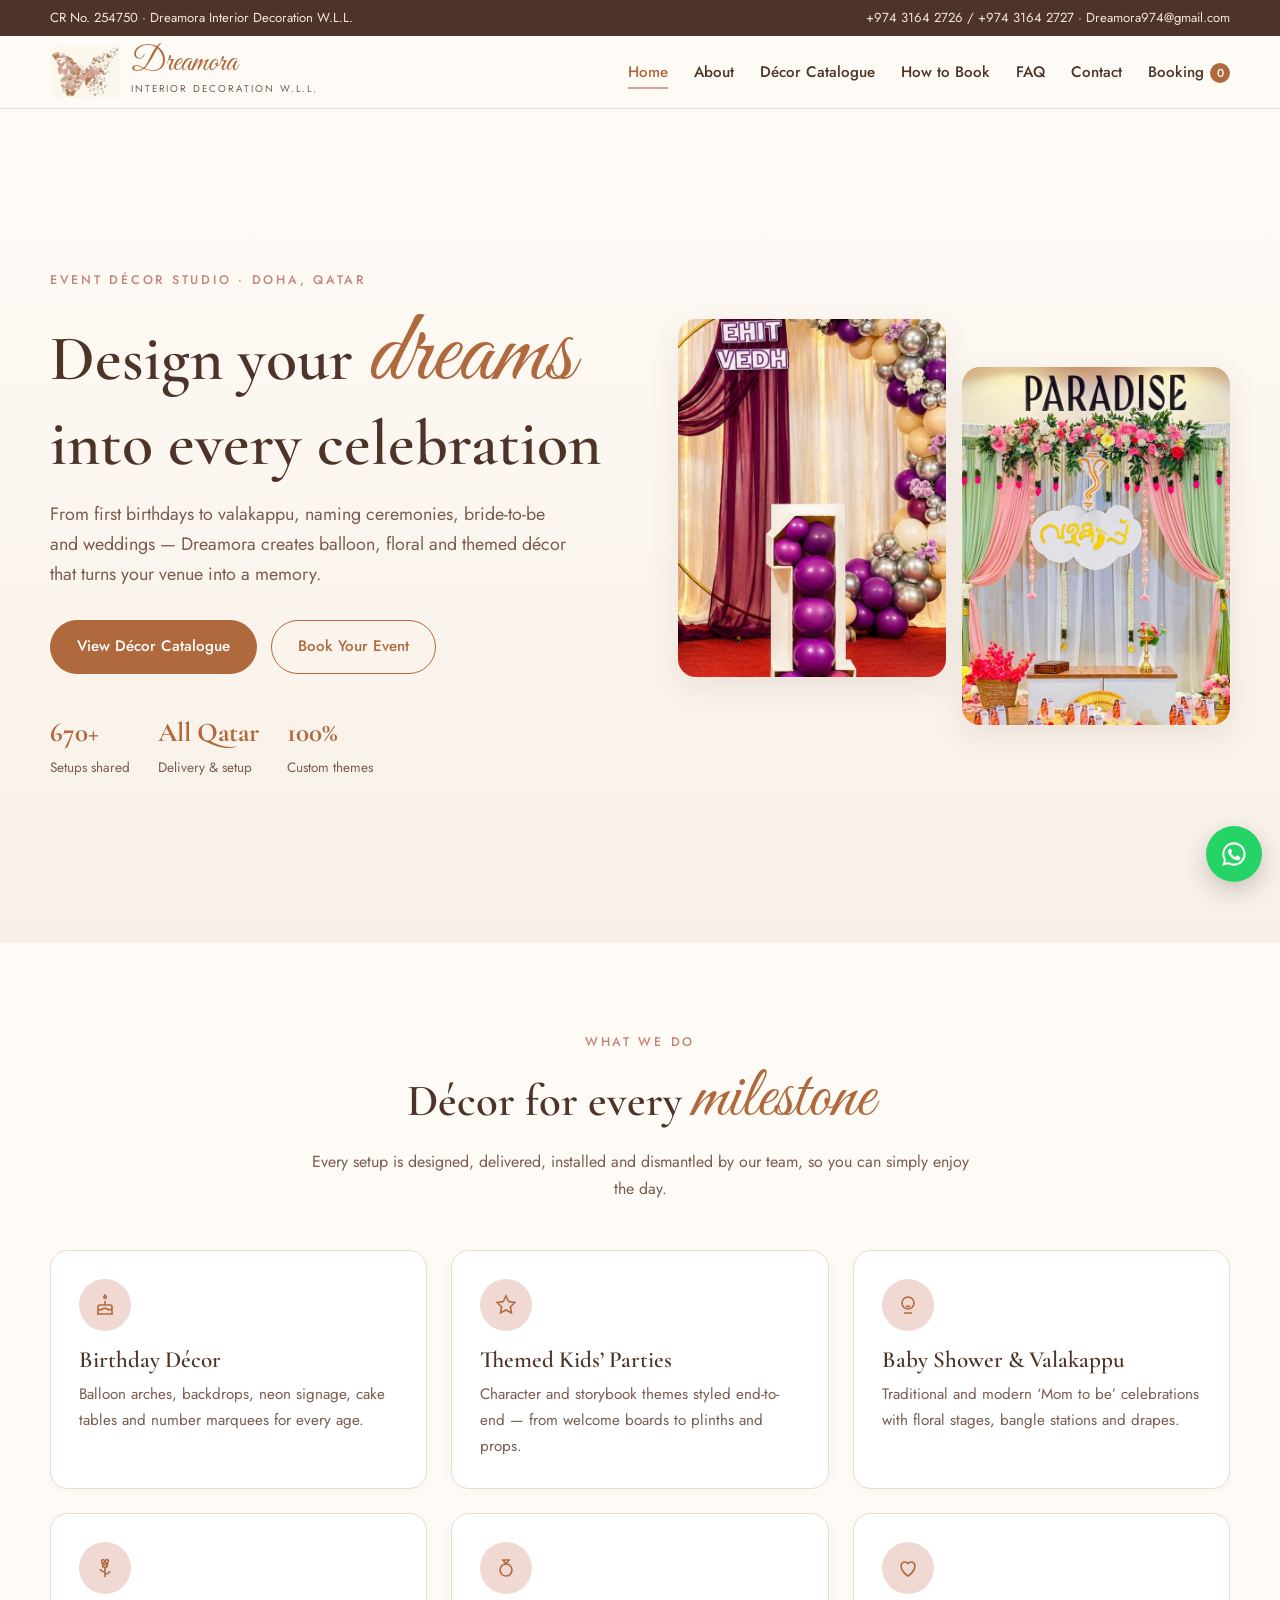
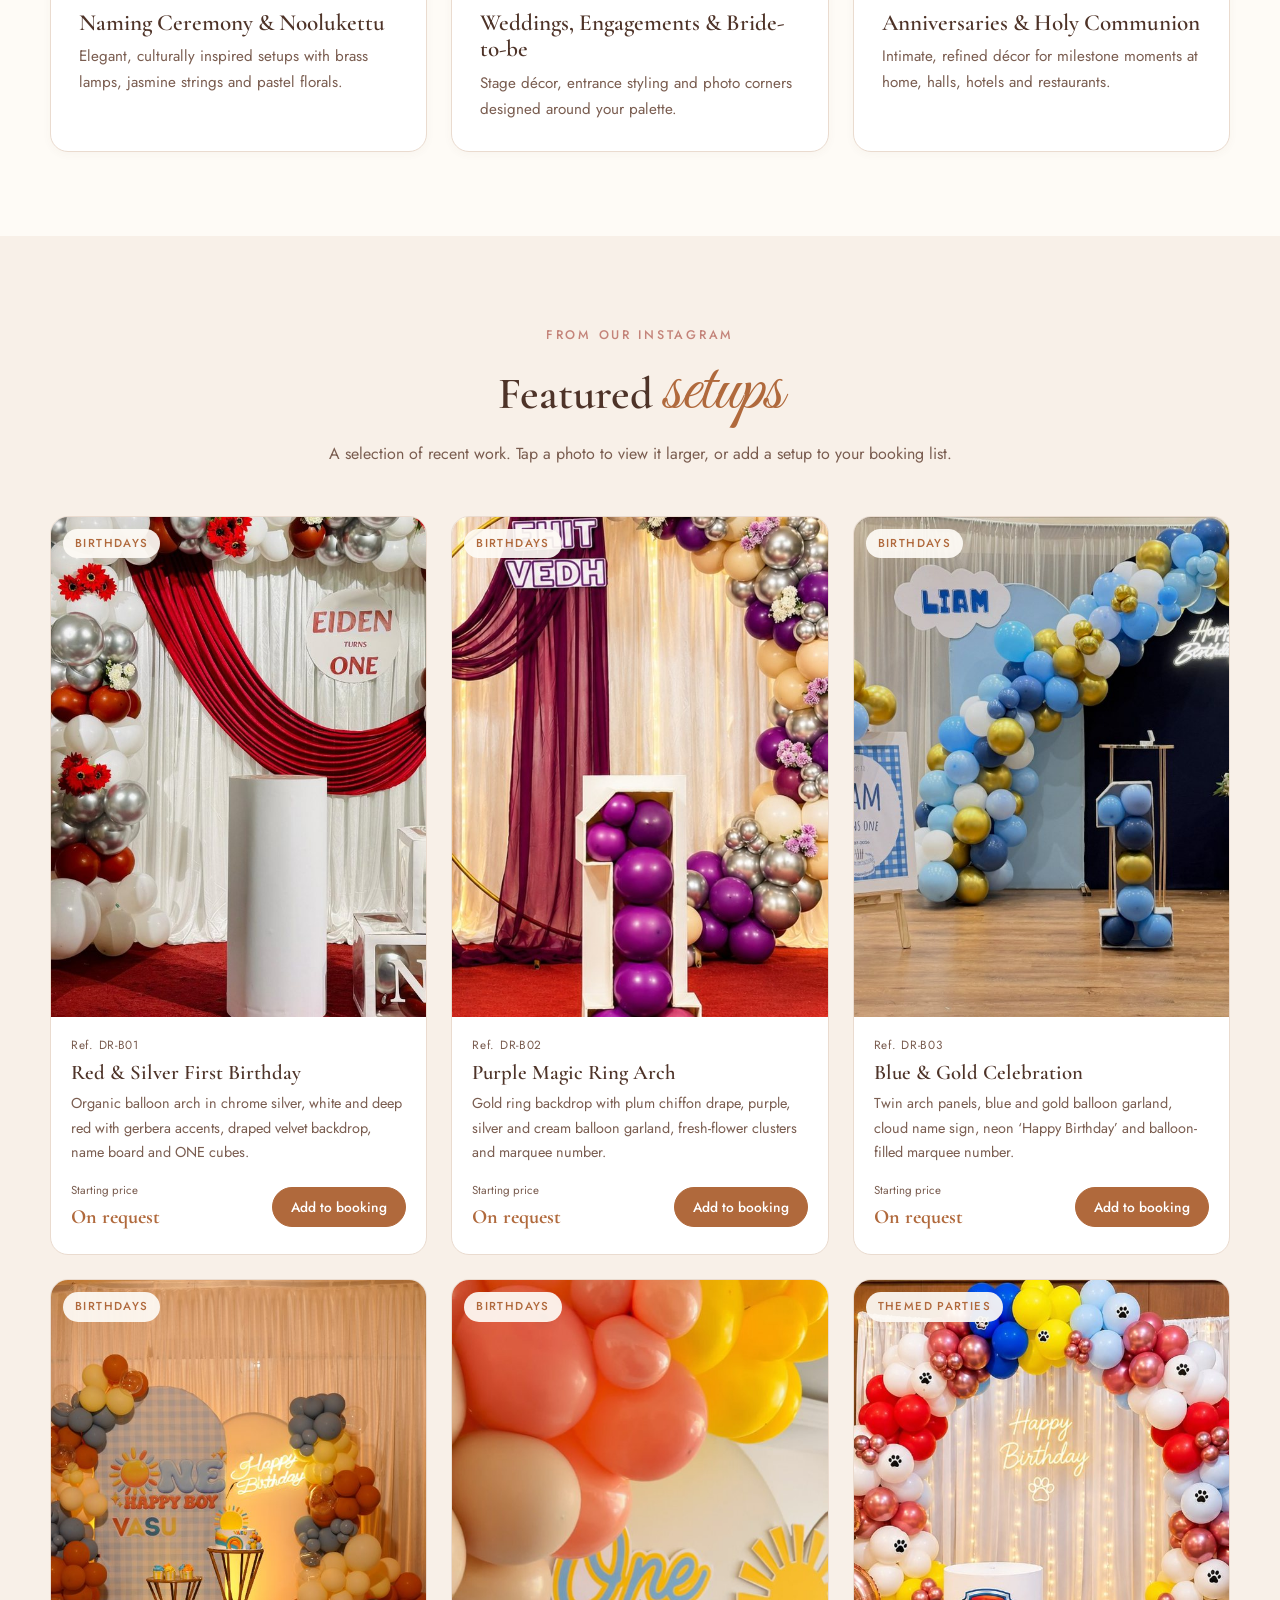
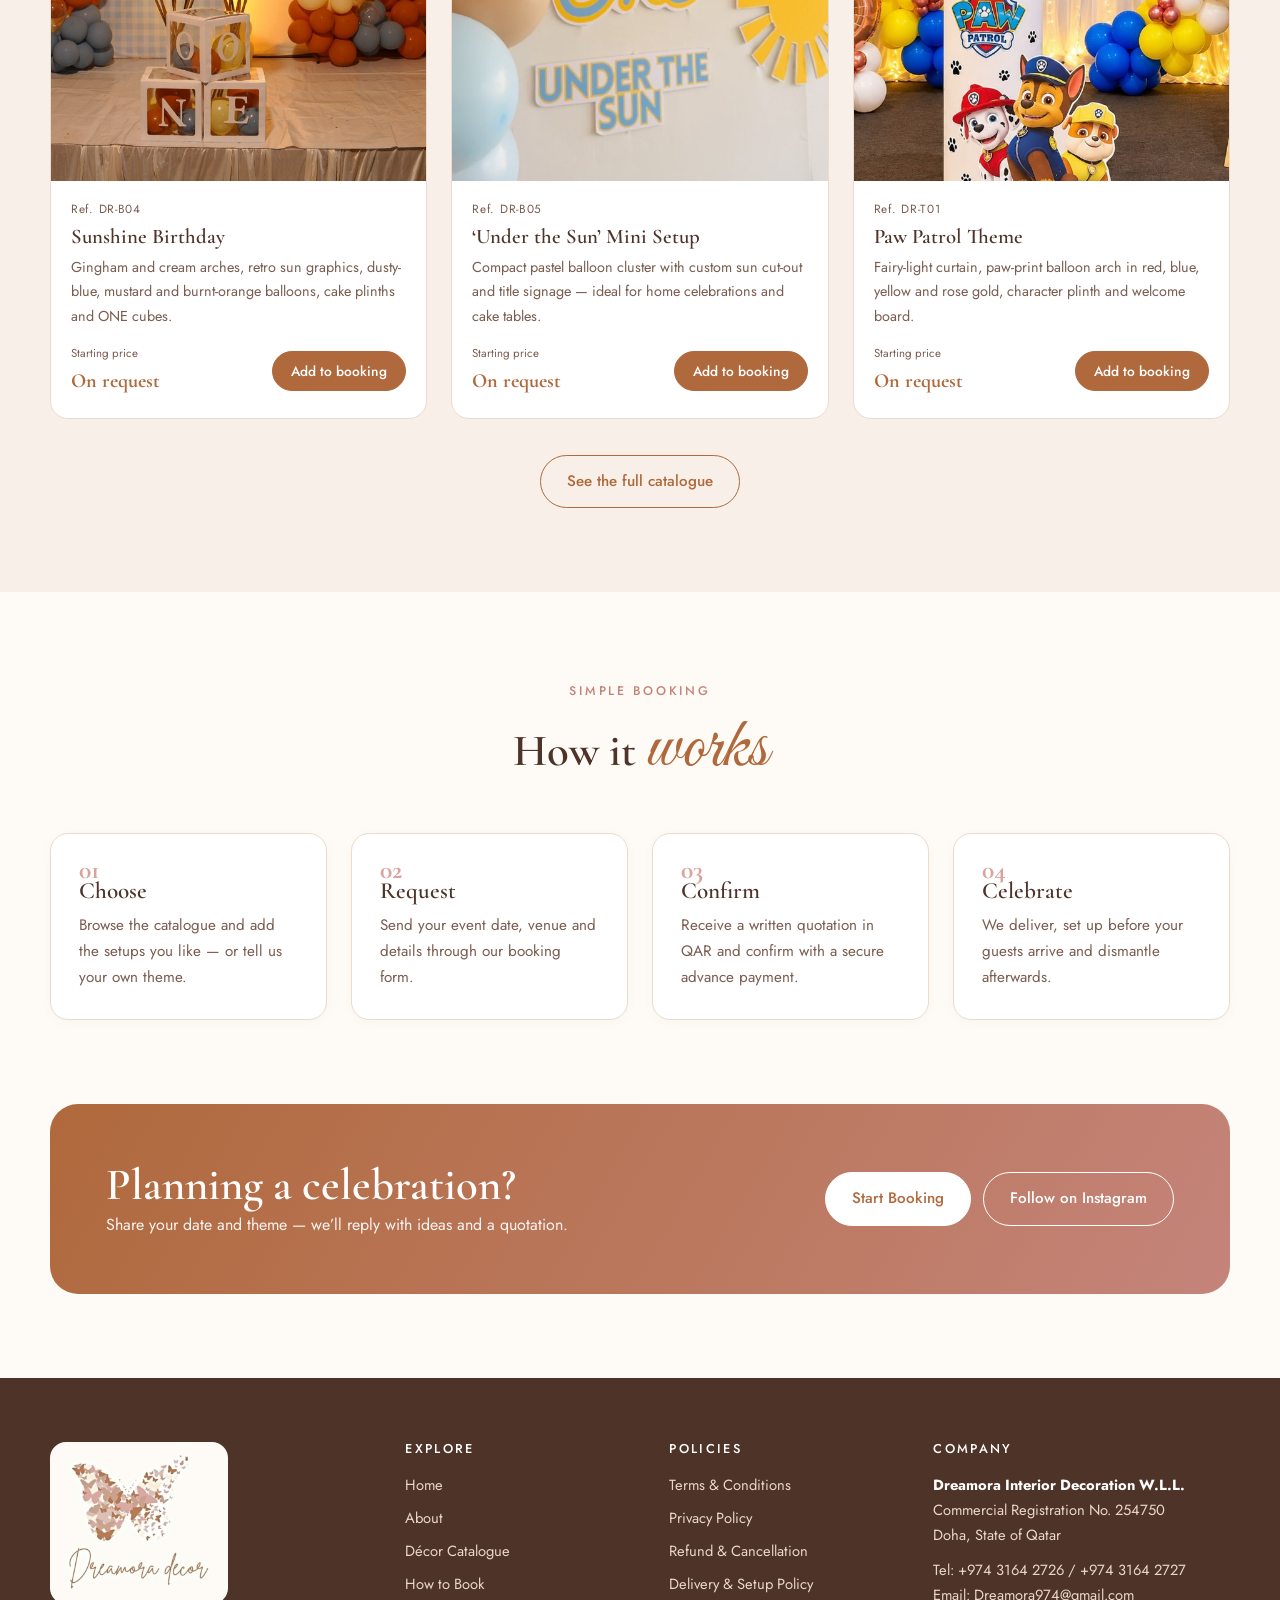
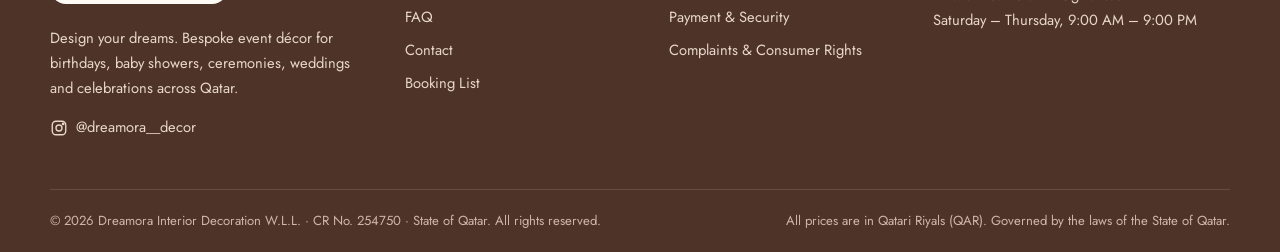
<file: index.html>
<!doctype html>
<html lang="en">
<head>
<meta charset="utf-8">
<meta name="viewport" content="width=device-width, initial-scale=1">
<title>Event & Party Decoration in Qatar | Dreamora Decor Qatar</title>
<meta name="description" content="Dreamora Interior Decoration W.L.L. – bespoke birthday, baby shower, valakappu, naming ceremony, wedding and themed party décor in Doha, Qatar. Book online.">
<link rel="canonical" href="https://www.dreamora.qa/">
<meta property="og:title" content="Event & Party Decoration in Qatar | Dreamora Decor">
<meta property="og:description" content="Dreamora Interior Decoration W.L.L. – bespoke birthday, baby shower, valakappu, naming ceremony, wedding and themed party décor in Doha, Qatar. Book online.">
<meta property="og:image" content="https://www.dreamora.qa/assets/img/logo-full.jpg">
<meta name="theme-color" content="#FEFBF6">
<link rel="icon" href="assets/img/logo-mark.jpg">
<link rel="preconnect" href="https://fonts.googleapis.com"><link rel="preconnect" href="https://fonts.gstatic.com" crossorigin>
<link href="https://fonts.googleapis.com/css2?family=Cormorant+Garamond:wght@500;600;700&family=Great+Vibes&family=Jost:wght@300;400;500;600&display=swap" rel="stylesheet">
<link rel="stylesheet" href="assets/css/style.css">
<script type="application/ld+json">{"@context": "https://schema.org", "@type": "LocalBusiness", "name": "Dreamora Interior Decoration W.L.L.", "alternateName": "Dreamora Decor", "url": "https://www.dreamora.qa", "email": "Dreamora974@gmail.com", "telephone": "+974 3164 2726", "address": {"@type": "PostalAddress", "streetAddress": "Doha, State of Qatar", "addressLocality": "Doha", "addressCountry": "QA"}, "sameAs": ["https://www.instagram.com/dreamora__decor/"], "priceRange": "QAR"}</script>
</head>
<body>
<div class="topbar"><div class="container">
  <span>CR No. 254750 · Dreamora Interior Decoration W.L.L.</span>
  <span><a href="tel:+97431642726">+974 3164 2726</a> / <a href="tel:+97431642727">+974 3164 2727</a> · <a href="mailto:Dreamora974@gmail.com">Dreamora974@gmail.com</a></span>
</div></div>
<header class="site"><div class="container">
  <a class="brand" href="index.html" aria-label="Dreamora home"><img src="assets/img/logo-mark.jpg" alt="Dreamora butterfly logo"><span><span class="name">Dreamora</span><small>Interior Decoration W.L.L.</small></span></a>
  <nav class="main"><ul>
    <li><a href="index.html" class="active">Home</a></li><li><a href="about.html" class="">About</a></li><li><a href="services.html" class="">Décor Catalogue</a></li><li><a href="how-it-works.html" class="">How to Book</a></li><li><a href="faq.html" class="">FAQ</a></li><li><a href="contact.html" class="">Contact</a></li>
    <li><a href="booking.html" class="cart-link ">Booking <span class="cart-count">0</span></a></li>
  </ul></nav>
  <button class="menu-btn" aria-label="Menu">☰ Menu</button>
</div></header>
<main>

<section class="hero"><div class="container">
  <div>
    <span class="eyebrow">Event décor studio · Doha, Qatar</span>
    <h1 style="margin-top:12px">Design your <span class="script">dreams</span><br>into every celebration</h1>
    <p class="lead">From first birthdays to valakappu, naming ceremonies, bride-to-be and weddings — Dreamora creates balloon, floral and themed décor that turns your venue into a memory.</p>
    <div class="actions"><a class="btn" href="services.html">View Décor Catalogue</a><a class="btn ghost" href="booking.html">Book Your Event</a></div>
    <div class="badges"><div><strong>670+</strong>Setups shared</div><div><strong>All Qatar</strong>Delivery &amp; setup</div><div><strong>100%</strong>Custom themes</div></div>
  </div>
  <div class="hero-collage">
    <img src="assets/img/gallery/purple-magic.jpg" alt="Purple and silver balloon ring arch">
    <img src="assets/img/gallery/valakappu-stage.jpg" alt="Valakappu floral stage décor">
  </div>
</div></section>

<section><div class="container">
  <div class="section-head"><span class="eyebrow">What we do</span><h2>Décor for every <span class="script">milestone</span></h2><p class="muted">Every setup is designed, delivered, installed and dismantled by our team, so you can simply enjoy the day.</p></div>
  <div class="grid g3"><div class="card"><div class="ic"><svg width="24" height="24" viewBox="0 0 24 24" fill="none" stroke="currentColor" stroke-width="1.6"><path d="M4 21h16M5 21v-7a2 2 0 0 1 2-2h10a2 2 0 0 1 2 2v7M12 12V8M12 5.5c.8 0 1.2-.7 1.2-1.3S12 2 12 2s-1.2 1.6-1.2 2.2c0 .6.4 1.3 1.2 1.3zM5 16c1.5 1 3 1 4.5 0s3-1 4.5 0 3 1 5 0"/></svg></div><h3>Birthday Décor</h3><p>Balloon arches, backdrops, neon signage, cake tables and number marquees for every age.</p></div><div class="card"><div class="ic"><svg width="24" height="24" viewBox="0 0 24 24" fill="none" stroke="currentColor" stroke-width="1.6"><path d="M12 3l2.7 5.6 6.1.9-4.4 4.3 1 6.1L12 17l-5.4 2.9 1-6.1-4.4-4.3 6.1-.9z"/></svg></div><h3>Themed Kids’ Parties</h3><p>Character and storybook themes styled end-to-end — from welcome boards to plinths and props.</p></div><div class="card"><div class="ic"><svg width="24" height="24" viewBox="0 0 24 24" fill="none" stroke="currentColor" stroke-width="1.6"><circle cx="12" cy="10" r="6"/><path d="M9.5 10h.01M14.5 10h.01M10 13c1.2.8 2.8.8 4 0M8 20h8"/></svg></div><h3>Baby Shower & Valakappu</h3><p>Traditional and modern ‘Mom to be’ celebrations with floral stages, bangle stations and drapes.</p></div><div class="card"><div class="ic"><svg width="24" height="24" viewBox="0 0 24 24" fill="none" stroke="currentColor" stroke-width="1.6"><circle cx="12" cy="9" r="2.5"/><path d="M12 6.5C12 4 10 3 9 4s0 4 3 5c3-1 4-4 3-5s-3 0-3 2.5zM12 11.5V21M12 16c-2 0-4-1-5-3M12 18c2 0 4-1 5-3"/></svg></div><h3>Naming Ceremony & Noolukettu</h3><p>Elegant, culturally inspired setups with brass lamps, jasmine strings and pastel florals.</p></div><div class="card"><div class="ic"><svg width="24" height="24" viewBox="0 0 24 24" fill="none" stroke="currentColor" stroke-width="1.6"><circle cx="12" cy="14" r="6"/><path d="M9 4h6l-3 4z"/></svg></div><h3>Weddings, Engagements & Bride-to-be</h3><p>Stage décor, entrance styling and photo corners designed around your palette.</p></div><div class="card"><div class="ic"><svg width="24" height="24" viewBox="0 0 24 24" fill="none" stroke="currentColor" stroke-width="1.6"><path d="M12 20s-7-4.4-7-10a4 4 0 0 1 7-2.6A4 4 0 0 1 19 10c0 5.6-7 10-7 10z"/></svg></div><h3>Anniversaries & Holy Communion</h3><p>Intimate, refined décor for milestone moments at home, halls, hotels and restaurants.</p></div></div>
</div></section>

<section class="alt"><div class="container">
  <div class="section-head"><span class="eyebrow">From our Instagram</span><h2>Featured <span class="script">setups</span></h2><p class="muted">A selection of recent work. Tap a photo to view it larger, or add a setup to your booking list.</p></div>
  <div class="grid g3" data-catalogue data-limit="6"></div>
  <p class="center" style="margin-top:36px"><a class="btn ghost" href="services.html">See the full catalogue</a></p>
</div></section>

<section><div class="container">
  <div class="section-head"><span class="eyebrow">Simple booking</span><h2>How it <span class="script">works</span></h2></div>
  <div class="grid g4 steps">
    <div class="card"><h3>Choose</h3><p>Browse the catalogue and add the setups you like — or tell us your own theme.</p></div>
    <div class="card"><h3>Request</h3><p>Send your event date, venue and details through our booking form.</p></div>
    <div class="card"><h3>Confirm</h3><p>Receive a written quotation in QAR and confirm with a secure advance payment.</p></div>
    <div class="card"><h3>Celebrate</h3><p>We deliver, set up before your guests arrive and dismantle afterwards.</p></div>
  </div>
</div></section>

<section style="padding-top:0"><div class="container">
  <div class="cta"><div><h2>Planning a celebration?</h2><p>Share your date and theme — we’ll reply with ideas and a quotation.</p></div>
  <div style="display:flex;gap:12px;flex-wrap:wrap"><a class="btn light" href="booking.html">Start Booking</a><a class="btn ghost" style="border-color:#fff;color:#fff" href="https://www.instagram.com/dreamora__decor/" target="_blank" rel="noopener">Follow on Instagram</a></div></div>
</div></section>
</main>
<footer class="site"><div class="container">
  <div class="f-grid">
    <div class="f-brand">
      <a href="index.html" style="display:inline-block;background:#FEFBF6;border-radius:16px;padding:10px 14px;margin-bottom:8px"><img src="assets/img/logo.jpg" alt="Dreamora Decor logo" style="width:150px;height:auto"></a>
      <p style="margin:6px 0 14px">Design your dreams. Bespoke event décor for birthdays, baby showers, ceremonies, weddings and celebrations across Qatar.</p>
      <a href="https://www.instagram.com/dreamora__decor/" target="_blank" rel="noopener" style="display:inline-flex;gap:8px;align-items:center"><svg width="18" height="18" viewBox="0 0 24 24" fill="none" stroke="currentColor" stroke-width="1.8"><rect x="3" y="3" width="18" height="18" rx="5"/><circle cx="12" cy="12" r="4"/><circle cx="17.5" cy="6.5" r="1" fill="currentColor"/></svg> @dreamora__decor</a>
    </div>
    <div><h4>Explore</h4><ul><li><a href="index.html">Home</a></li><li><a href="about.html">About</a></li><li><a href="services.html">Décor Catalogue</a></li><li><a href="how-it-works.html">How to Book</a></li><li><a href="faq.html">FAQ</a></li><li><a href="contact.html">Contact</a></li><li><a href="booking.html">Booking List</a></li></ul></div>
    <div><h4>Policies</h4><ul><li><a href="terms.html">Terms & Conditions</a></li><li><a href="privacy.html">Privacy Policy</a></li><li><a href="refund.html">Refund & Cancellation</a></li><li><a href="delivery.html">Delivery & Setup Policy</a></li><li><a href="payment.html">Payment & Security</a></li><li><a href="complaints.html">Complaints & Consumer Rights</a></li></ul></div>
    <div><h4>Company</h4>
      <p><strong style="color:#fff">Dreamora Interior Decoration W.L.L.</strong><br>Commercial Registration No. 254750<br>Doha, State of Qatar</p>
      <p style="margin-top:10px">Tel: <a href="tel:+97431642726">+974 3164 2726</a> / <a href="tel:+97431642727">+974 3164 2727</a><br>Email: <a href="mailto:Dreamora974@gmail.com">Dreamora974@gmail.com</a><br>Saturday – Thursday, 9:00 AM – 9:00 PM</p>
    </div>
  </div>
  <div class="f-legal">
    <span>© <span data-year></span> Dreamora Interior Decoration W.L.L. · CR No. 254750 · State of Qatar. All rights reserved.</span>
    <span>All prices are in Qatari Riyals (QAR). Governed by the laws of the State of Qatar.</span>
  </div>
</div></footer>
<a class="wa-float" href="https://wa.me/97431642726" target="_blank" rel="noopener" aria-label="Chat on WhatsApp"><svg width="28" height="28" viewBox="0 0 24 24" fill="#fff"><path d="M12 2a10 10 0 0 0-8.6 15.1L2 22l5-1.3A10 10 0 1 0 12 2zm0 18.2c-1.5 0-3-.4-4.3-1.2l-.3-.2-3 .8.8-2.9-.2-.3A8.2 8.2 0 1 1 12 20.2zm4.5-6.1c-.2-.1-1.5-.7-1.7-.8-.2-.1-.4-.1-.6.1l-.8 1c-.1.2-.3.2-.5.1a6.7 6.7 0 0 1-3.3-2.9c-.3-.4.2-.4.7-1.3.1-.2 0-.3 0-.5l-.8-1.8c-.2-.5-.4-.4-.6-.4h-.5a1 1 0 0 0-.7.3 3 3 0 0 0-.9 2.2 5.2 5.2 0 0 0 1.1 2.7 11.8 11.8 0 0 0 4.5 4c1.7.7 2.3.8 3.2.6.5-.1 1.5-.6 1.7-1.2.2-.6.2-1.1.2-1.2-.1-.1-.2-.2-.5-.3z"/></svg></a>
<script>window.DREAMORA_CONFIG={"email": "Dreamora974@gmail.com", "whatsapp": "+97431642726", "phone": "+974 3164 2726"};</script>
<script src="assets/js/catalogue.js"></script>
<script src="assets/js/main.js"></script>
</body></html>
</file>
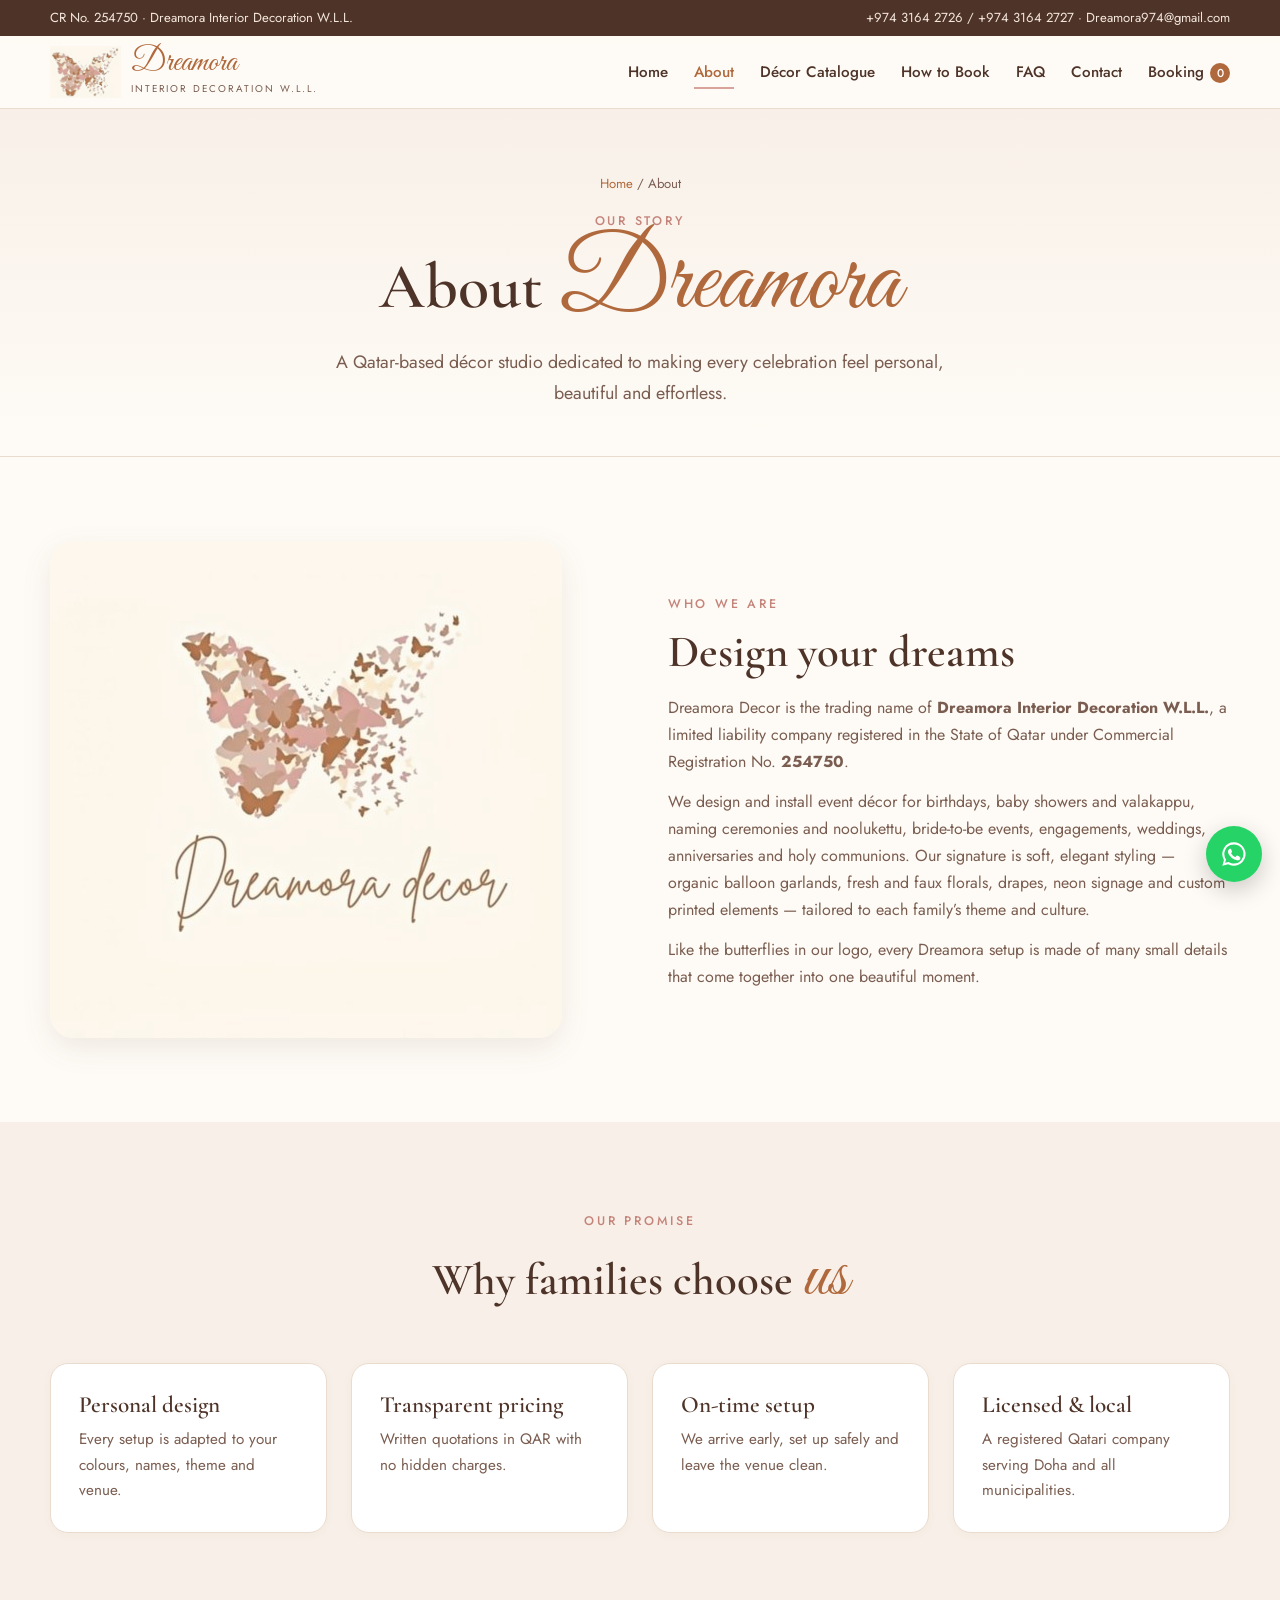
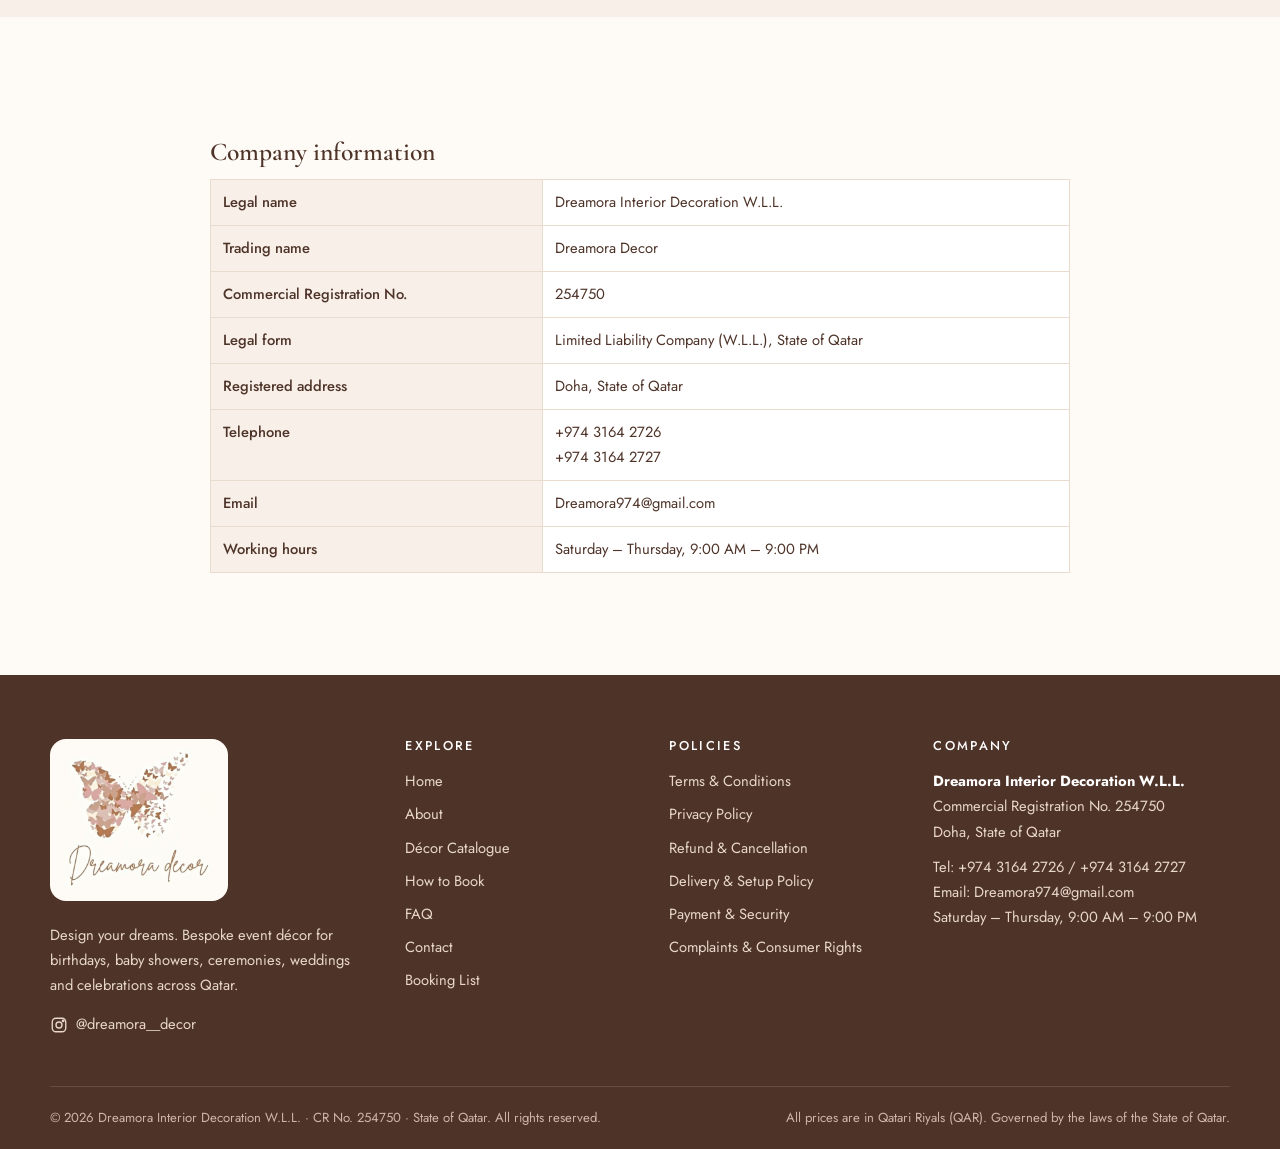
<file: about.html>
<!doctype html>
<html lang="en">
<head>
<meta charset="utf-8">
<meta name="viewport" content="width=device-width, initial-scale=1">
<title>About Us | Dreamora Decor Qatar</title>
<meta name="description" content="About Dreamora Interior Decoration W.L.L., a Qatar-registered event decoration company (CR No. 254750).">
<link rel="canonical" href="https://www.dreamora.qa/about.html">
<meta property="og:title" content="About Us | Dreamora Decor">
<meta property="og:description" content="About Dreamora Interior Decoration W.L.L., a Qatar-registered event decoration company (CR No. 254750).">
<meta property="og:image" content="https://www.dreamora.qa/assets/img/logo-full.jpg">
<meta name="theme-color" content="#FEFBF6">
<link rel="icon" href="assets/img/logo-mark.jpg">
<link rel="preconnect" href="https://fonts.googleapis.com"><link rel="preconnect" href="https://fonts.gstatic.com" crossorigin>
<link href="https://fonts.googleapis.com/css2?family=Cormorant+Garamond:wght@500;600;700&family=Great+Vibes&family=Jost:wght@300;400;500;600&display=swap" rel="stylesheet">
<link rel="stylesheet" href="assets/css/style.css">
<script type="application/ld+json">{"@context": "https://schema.org", "@type": "LocalBusiness", "name": "Dreamora Interior Decoration W.L.L.", "alternateName": "Dreamora Decor", "url": "https://www.dreamora.qa", "email": "Dreamora974@gmail.com", "telephone": "+974 3164 2726", "address": {"@type": "PostalAddress", "streetAddress": "Doha, State of Qatar", "addressLocality": "Doha", "addressCountry": "QA"}, "sameAs": ["https://www.instagram.com/dreamora__decor/"], "priceRange": "QAR"}</script>
</head>
<body>
<div class="topbar"><div class="container">
  <span>CR No. 254750 · Dreamora Interior Decoration W.L.L.</span>
  <span><a href="tel:+97431642726">+974 3164 2726</a> / <a href="tel:+97431642727">+974 3164 2727</a> · <a href="mailto:Dreamora974@gmail.com">Dreamora974@gmail.com</a></span>
</div></div>
<header class="site"><div class="container">
  <a class="brand" href="index.html" aria-label="Dreamora home"><img src="assets/img/logo-mark.jpg" alt="Dreamora butterfly logo"><span><span class="name">Dreamora</span><small>Interior Decoration W.L.L.</small></span></a>
  <nav class="main"><ul>
    <li><a href="index.html" class="">Home</a></li><li><a href="about.html" class="active">About</a></li><li><a href="services.html" class="">Décor Catalogue</a></li><li><a href="how-it-works.html" class="">How to Book</a></li><li><a href="faq.html" class="">FAQ</a></li><li><a href="contact.html" class="">Contact</a></li>
    <li><a href="booking.html" class="cart-link ">Booking <span class="cart-count">0</span></a></li>
  </ul></nav>
  <button class="menu-btn" aria-label="Menu">☰ Menu</button>
</div></header>
<main>
<section class="page-head"><div class="container">
<div class="crumbs"><a href="index.html">Home</a> / About</div>
<span class="eyebrow">Our story</span><h1>About <span class='script'>Dreamora</span></h1><p class="lead">A Qatar-based décor studio dedicated to making every celebration feel personal, beautiful and effortless.</p></div></section>
<section><div class="container grid g2" style="align-items:center;gap:56px">
  <div><img src="assets/img/logo-full.jpg" alt="Dreamora Decor logo" style="border-radius:24px;box-shadow:var(--shadow);mix-blend-mode:multiply"></div>
  <div>
    <span class="eyebrow">Who we are</span>
    <h2 style="margin:10px 0 16px">Design your dreams</h2>
    <p class="muted">Dreamora Decor is the trading name of <strong>Dreamora Interior Decoration W.L.L.</strong>, a limited liability company registered in the State of Qatar under Commercial Registration No. <strong>254750</strong>.</p>
    <p class="muted" style="margin-top:12px">We design and install event décor for birthdays, baby showers and valakappu, naming ceremonies and noolukettu, bride-to-be events, engagements, weddings, anniversaries and holy communions. Our signature is soft, elegant styling — organic balloon garlands, fresh and faux florals, drapes, neon signage and custom printed elements — tailored to each family’s theme and culture.</p>
    <p class="muted" style="margin-top:12px">Like the butterflies in our logo, every Dreamora setup is made of many small details that come together into one beautiful moment.</p>
  </div>
</div></section>
<section class="alt"><div class="container">
  <div class="section-head"><span class="eyebrow">Our promise</span><h2>Why families choose <span class="script">us</span></h2></div>
  <div class="grid g4">
    <div class="card"><h3>Personal design</h3><p>Every setup is adapted to your colours, names, theme and venue.</p></div>
    <div class="card"><h3>Transparent pricing</h3><p>Written quotations in QAR with no hidden charges.</p></div>
    <div class="card"><h3>On-time setup</h3><p>We arrive early, set up safely and leave the venue clean.</p></div>
    <div class="card"><h3>Licensed &amp; local</h3><p>A registered Qatari company serving Doha and all municipalities.</p></div>
  </div>
</div></section>
<section><div class="container legal">
  <h2>Company information</h2>
  <table class="t">
    <tr><th>Legal name</th><td>Dreamora Interior Decoration W.L.L.</td></tr>
    <tr><th>Trading name</th><td>Dreamora Decor</td></tr>
    <tr><th>Commercial Registration No.</th><td>254750</td></tr>
    <tr><th>Legal form</th><td>Limited Liability Company (W.L.L.), State of Qatar</td></tr>
    <tr><th>Registered address</th><td>Doha, State of Qatar</td></tr>
    <tr><th>Telephone</th><td>+974 3164 2726<br>+974 3164 2727</td></tr>
    <tr><th>Email</th><td>Dreamora974@gmail.com</td></tr>
    <tr><th>Working hours</th><td>Saturday – Thursday, 9:00 AM – 9:00 PM</td></tr>
  </table>
</div></section>
</main>
<footer class="site"><div class="container">
  <div class="f-grid">
    <div class="f-brand">
      <a href="index.html" style="display:inline-block;background:#FEFBF6;border-radius:16px;padding:10px 14px;margin-bottom:8px"><img src="assets/img/logo.jpg" alt="Dreamora Decor logo" style="width:150px;height:auto"></a>
      <p style="margin:6px 0 14px">Design your dreams. Bespoke event décor for birthdays, baby showers, ceremonies, weddings and celebrations across Qatar.</p>
      <a href="https://www.instagram.com/dreamora__decor/" target="_blank" rel="noopener" style="display:inline-flex;gap:8px;align-items:center"><svg width="18" height="18" viewBox="0 0 24 24" fill="none" stroke="currentColor" stroke-width="1.8"><rect x="3" y="3" width="18" height="18" rx="5"/><circle cx="12" cy="12" r="4"/><circle cx="17.5" cy="6.5" r="1" fill="currentColor"/></svg> @dreamora__decor</a>
    </div>
    <div><h4>Explore</h4><ul><li><a href="index.html">Home</a></li><li><a href="about.html">About</a></li><li><a href="services.html">Décor Catalogue</a></li><li><a href="how-it-works.html">How to Book</a></li><li><a href="faq.html">FAQ</a></li><li><a href="contact.html">Contact</a></li><li><a href="booking.html">Booking List</a></li></ul></div>
    <div><h4>Policies</h4><ul><li><a href="terms.html">Terms & Conditions</a></li><li><a href="privacy.html">Privacy Policy</a></li><li><a href="refund.html">Refund & Cancellation</a></li><li><a href="delivery.html">Delivery & Setup Policy</a></li><li><a href="payment.html">Payment & Security</a></li><li><a href="complaints.html">Complaints & Consumer Rights</a></li></ul></div>
    <div><h4>Company</h4>
      <p><strong style="color:#fff">Dreamora Interior Decoration W.L.L.</strong><br>Commercial Registration No. 254750<br>Doha, State of Qatar</p>
      <p style="margin-top:10px">Tel: <a href="tel:+97431642726">+974 3164 2726</a> / <a href="tel:+97431642727">+974 3164 2727</a><br>Email: <a href="mailto:Dreamora974@gmail.com">Dreamora974@gmail.com</a><br>Saturday – Thursday, 9:00 AM – 9:00 PM</p>
    </div>
  </div>
  <div class="f-legal">
    <span>© <span data-year></span> Dreamora Interior Decoration W.L.L. · CR No. 254750 · State of Qatar. All rights reserved.</span>
    <span>All prices are in Qatari Riyals (QAR). Governed by the laws of the State of Qatar.</span>
  </div>
</div></footer>
<a class="wa-float" href="https://wa.me/97431642726" target="_blank" rel="noopener" aria-label="Chat on WhatsApp"><svg width="28" height="28" viewBox="0 0 24 24" fill="#fff"><path d="M12 2a10 10 0 0 0-8.6 15.1L2 22l5-1.3A10 10 0 1 0 12 2zm0 18.2c-1.5 0-3-.4-4.3-1.2l-.3-.2-3 .8.8-2.9-.2-.3A8.2 8.2 0 1 1 12 20.2zm4.5-6.1c-.2-.1-1.5-.7-1.7-.8-.2-.1-.4-.1-.6.1l-.8 1c-.1.2-.3.2-.5.1a6.7 6.7 0 0 1-3.3-2.9c-.3-.4.2-.4.7-1.3.1-.2 0-.3 0-.5l-.8-1.8c-.2-.5-.4-.4-.6-.4h-.5a1 1 0 0 0-.7.3 3 3 0 0 0-.9 2.2 5.2 5.2 0 0 0 1.1 2.7 11.8 11.8 0 0 0 4.5 4c1.7.7 2.3.8 3.2.6.5-.1 1.5-.6 1.7-1.2.2-.6.2-1.1.2-1.2-.1-.1-.2-.2-.5-.3z"/></svg></a>
<script>window.DREAMORA_CONFIG={"email": "Dreamora974@gmail.com", "whatsapp": "+97431642726", "phone": "+974 3164 2726"};</script>
<script src="assets/js/catalogue.js"></script>
<script src="assets/js/main.js"></script>
</body></html>
</file>
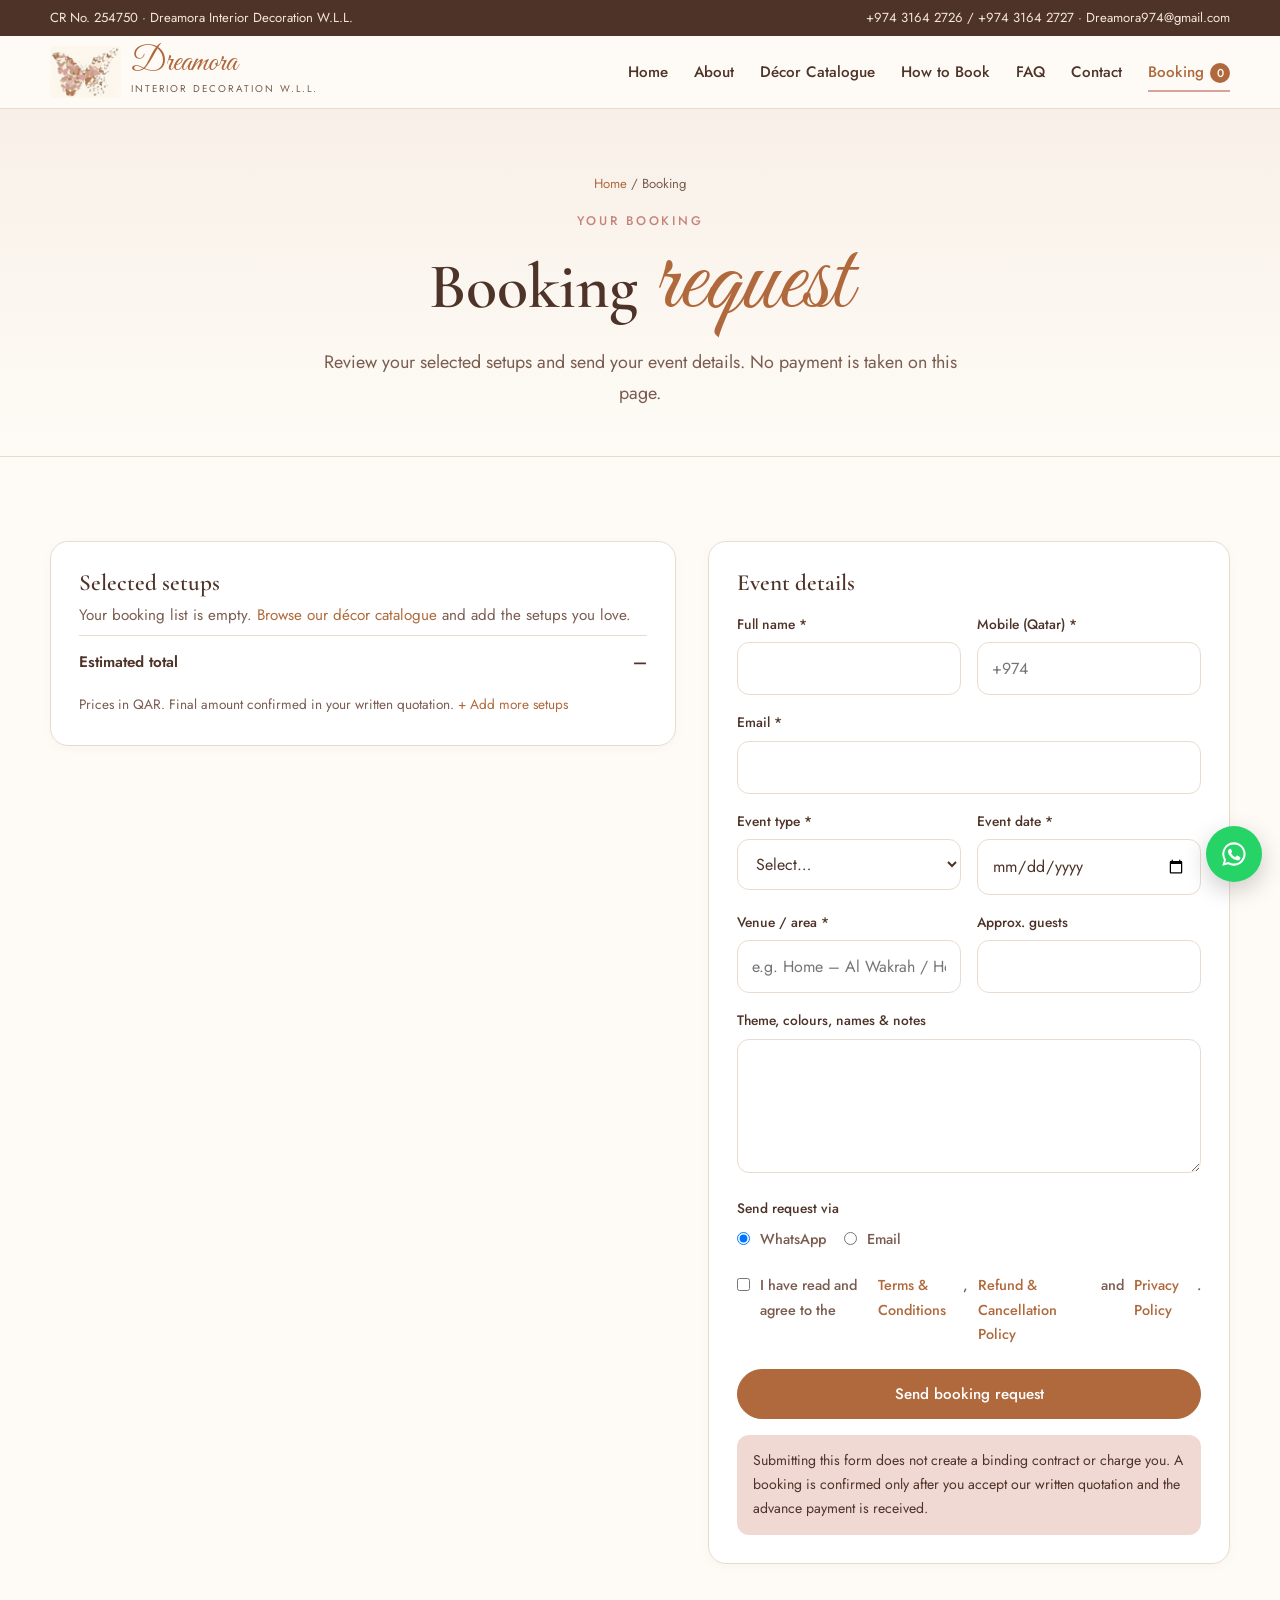
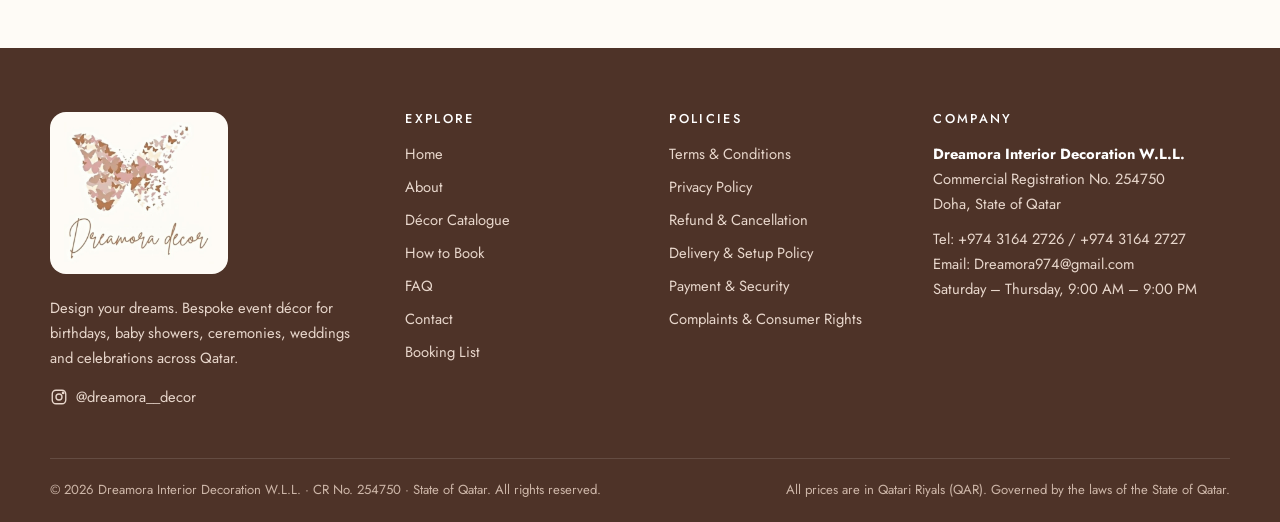
<file: booking.html>
<!doctype html>
<html lang="en">
<head>
<meta charset="utf-8">
<meta name="viewport" content="width=device-width, initial-scale=1">
<title>Booking | Dreamora Decor Qatar</title>
<meta name="description" content="Send a booking request to Dreamora Decor, Qatar.">
<link rel="canonical" href="https://www.dreamora.qa/booking.html">
<meta property="og:title" content="Booking | Dreamora Decor">
<meta property="og:description" content="Send a booking request to Dreamora Decor, Qatar.">
<meta property="og:image" content="https://www.dreamora.qa/assets/img/logo-full.jpg">
<meta name="theme-color" content="#FEFBF6">
<link rel="icon" href="assets/img/logo-mark.jpg">
<link rel="preconnect" href="https://fonts.googleapis.com"><link rel="preconnect" href="https://fonts.gstatic.com" crossorigin>
<link href="https://fonts.googleapis.com/css2?family=Cormorant+Garamond:wght@500;600;700&family=Great+Vibes&family=Jost:wght@300;400;500;600&display=swap" rel="stylesheet">
<link rel="stylesheet" href="assets/css/style.css">
<script type="application/ld+json">{"@context": "https://schema.org", "@type": "LocalBusiness", "name": "Dreamora Interior Decoration W.L.L.", "alternateName": "Dreamora Decor", "url": "https://www.dreamora.qa", "email": "Dreamora974@gmail.com", "telephone": "+974 3164 2726", "address": {"@type": "PostalAddress", "streetAddress": "Doha, State of Qatar", "addressLocality": "Doha", "addressCountry": "QA"}, "sameAs": ["https://www.instagram.com/dreamora__decor/"], "priceRange": "QAR"}</script>
</head>
<body>
<div class="topbar"><div class="container">
  <span>CR No. 254750 · Dreamora Interior Decoration W.L.L.</span>
  <span><a href="tel:+97431642726">+974 3164 2726</a> / <a href="tel:+97431642727">+974 3164 2727</a> · <a href="mailto:Dreamora974@gmail.com">Dreamora974@gmail.com</a></span>
</div></div>
<header class="site"><div class="container">
  <a class="brand" href="index.html" aria-label="Dreamora home"><img src="assets/img/logo-mark.jpg" alt="Dreamora butterfly logo"><span><span class="name">Dreamora</span><small>Interior Decoration W.L.L.</small></span></a>
  <nav class="main"><ul>
    <li><a href="index.html" class="">Home</a></li><li><a href="about.html" class="">About</a></li><li><a href="services.html" class="">Décor Catalogue</a></li><li><a href="how-it-works.html" class="">How to Book</a></li><li><a href="faq.html" class="">FAQ</a></li><li><a href="contact.html" class="">Contact</a></li>
    <li><a href="booking.html" class="cart-link active">Booking <span class="cart-count">0</span></a></li>
  </ul></nav>
  <button class="menu-btn" aria-label="Menu">☰ Menu</button>
</div></header>
<main>
<section class="page-head"><div class="container">
<div class="crumbs"><a href="index.html">Home</a> / Booking</div>
<span class="eyebrow">Your booking</span><h1>Booking <span class='script'>request</span></h1><p class="lead">Review your selected setups and send your event details. No payment is taken on this page.</p></div></section>
<section><div class="container cart-wrap">
  <div class="card">
    <h3 style="margin-bottom:6px">Selected setups</h3>
    <div data-cart></div>
    <div class="summary total"><span>Estimated total</span><span data-total>—</span></div>
    <p class="muted" style="font-size:.85rem;margin-top:8px">Prices in QAR. Final amount confirmed in your written quotation. <a href="services.html">+ Add more setups</a></p>
  </div>
  <div class="card">
    <h3 style="margin-bottom:16px">Event details</h3>
    <form id="bookingForm">
      <div class="f">
        <div><label for="n">Full name *</label><input id="n" name="name" required autocomplete="name"></div>
        <div><label for="p">Mobile (Qatar) *</label><input id="p" name="phone" required type="tel" placeholder="+974" autocomplete="tel"></div>
        <div class="full"><label for="e">Email *</label><input id="e" name="email" type="email" required autocomplete="email"></div>
        <div><label for="ev">Event type *</label><select id="ev" name="event" required><option value="">Select…</option><option>Birthday</option><option>Themed kids’ party</option><option>Baby shower / Valakappu</option><option>Naming ceremony / Noolukettu</option><option>Bride to be</option><option>Engagement / Wedding</option><option>Anniversary</option><option>Holy Communion</option><option>Corporate / Other</option></select></div>
        <div><label for="d">Event date *</label><input id="d" name="date" type="date" required></div>
        <div><label for="l">Venue / area *</label><input id="l" name="location" required placeholder="e.g. Home – Al Wakrah / Hotel hall"></div>
        <div><label for="g">Approx. guests</label><input id="g" name="guests" type="number" min="1"></div>
        <div class="full"><label for="no">Theme, colours, names &amp; notes</label><textarea id="no" name="notes" rows="4"></textarea></div>
        <div class="full"><label>Send request via</label>
          <div style="display:flex;gap:18px"><label class="check"><input type="radio" name="channel" value="whatsapp" checked> WhatsApp</label><label class="check"><input type="radio" name="channel" value="email"> Email</label></div></div>
        <div class="full"><label class="check"><input type="checkbox" required> I have read and agree to the <a href="terms.html" target="_blank">Terms &amp; Conditions</a>, <a href="refund.html" target="_blank">Refund &amp; Cancellation Policy</a> and <a href="privacy.html" target="_blank">Privacy Policy</a>.</label></div>
        <div class="full"><button class="btn" type="submit" style="width:100%">Send booking request</button></div>
      </div>
    </form>
    <div class="note" style="margin-top:16px">Submitting this form does not create a binding contract or charge you. A booking is confirmed only after you accept our written quotation and the advance payment is received.</div>
  </div>
</div></section>
</main>
<footer class="site"><div class="container">
  <div class="f-grid">
    <div class="f-brand">
      <a href="index.html" style="display:inline-block;background:#FEFBF6;border-radius:16px;padding:10px 14px;margin-bottom:8px"><img src="assets/img/logo.jpg" alt="Dreamora Decor logo" style="width:150px;height:auto"></a>
      <p style="margin:6px 0 14px">Design your dreams. Bespoke event décor for birthdays, baby showers, ceremonies, weddings and celebrations across Qatar.</p>
      <a href="https://www.instagram.com/dreamora__decor/" target="_blank" rel="noopener" style="display:inline-flex;gap:8px;align-items:center"><svg width="18" height="18" viewBox="0 0 24 24" fill="none" stroke="currentColor" stroke-width="1.8"><rect x="3" y="3" width="18" height="18" rx="5"/><circle cx="12" cy="12" r="4"/><circle cx="17.5" cy="6.5" r="1" fill="currentColor"/></svg> @dreamora__decor</a>
    </div>
    <div><h4>Explore</h4><ul><li><a href="index.html">Home</a></li><li><a href="about.html">About</a></li><li><a href="services.html">Décor Catalogue</a></li><li><a href="how-it-works.html">How to Book</a></li><li><a href="faq.html">FAQ</a></li><li><a href="contact.html">Contact</a></li><li><a href="booking.html">Booking List</a></li></ul></div>
    <div><h4>Policies</h4><ul><li><a href="terms.html">Terms & Conditions</a></li><li><a href="privacy.html">Privacy Policy</a></li><li><a href="refund.html">Refund & Cancellation</a></li><li><a href="delivery.html">Delivery & Setup Policy</a></li><li><a href="payment.html">Payment & Security</a></li><li><a href="complaints.html">Complaints & Consumer Rights</a></li></ul></div>
    <div><h4>Company</h4>
      <p><strong style="color:#fff">Dreamora Interior Decoration W.L.L.</strong><br>Commercial Registration No. 254750<br>Doha, State of Qatar</p>
      <p style="margin-top:10px">Tel: <a href="tel:+97431642726">+974 3164 2726</a> / <a href="tel:+97431642727">+974 3164 2727</a><br>Email: <a href="mailto:Dreamora974@gmail.com">Dreamora974@gmail.com</a><br>Saturday – Thursday, 9:00 AM – 9:00 PM</p>
    </div>
  </div>
  <div class="f-legal">
    <span>© <span data-year></span> Dreamora Interior Decoration W.L.L. · CR No. 254750 · State of Qatar. All rights reserved.</span>
    <span>All prices are in Qatari Riyals (QAR). Governed by the laws of the State of Qatar.</span>
  </div>
</div></footer>
<a class="wa-float" href="https://wa.me/97431642726" target="_blank" rel="noopener" aria-label="Chat on WhatsApp"><svg width="28" height="28" viewBox="0 0 24 24" fill="#fff"><path d="M12 2a10 10 0 0 0-8.6 15.1L2 22l5-1.3A10 10 0 1 0 12 2zm0 18.2c-1.5 0-3-.4-4.3-1.2l-.3-.2-3 .8.8-2.9-.2-.3A8.2 8.2 0 1 1 12 20.2zm4.5-6.1c-.2-.1-1.5-.7-1.7-.8-.2-.1-.4-.1-.6.1l-.8 1c-.1.2-.3.2-.5.1a6.7 6.7 0 0 1-3.3-2.9c-.3-.4.2-.4.7-1.3.1-.2 0-.3 0-.5l-.8-1.8c-.2-.5-.4-.4-.6-.4h-.5a1 1 0 0 0-.7.3 3 3 0 0 0-.9 2.2 5.2 5.2 0 0 0 1.1 2.7 11.8 11.8 0 0 0 4.5 4c1.7.7 2.3.8 3.2.6.5-.1 1.5-.6 1.7-1.2.2-.6.2-1.1.2-1.2-.1-.1-.2-.2-.5-.3z"/></svg></a>
<script>window.DREAMORA_CONFIG={"email": "Dreamora974@gmail.com", "whatsapp": "+97431642726", "phone": "+974 3164 2726"};</script>
<script src="assets/js/catalogue.js"></script>
<script src="assets/js/main.js"></script>
</body></html>
</file>
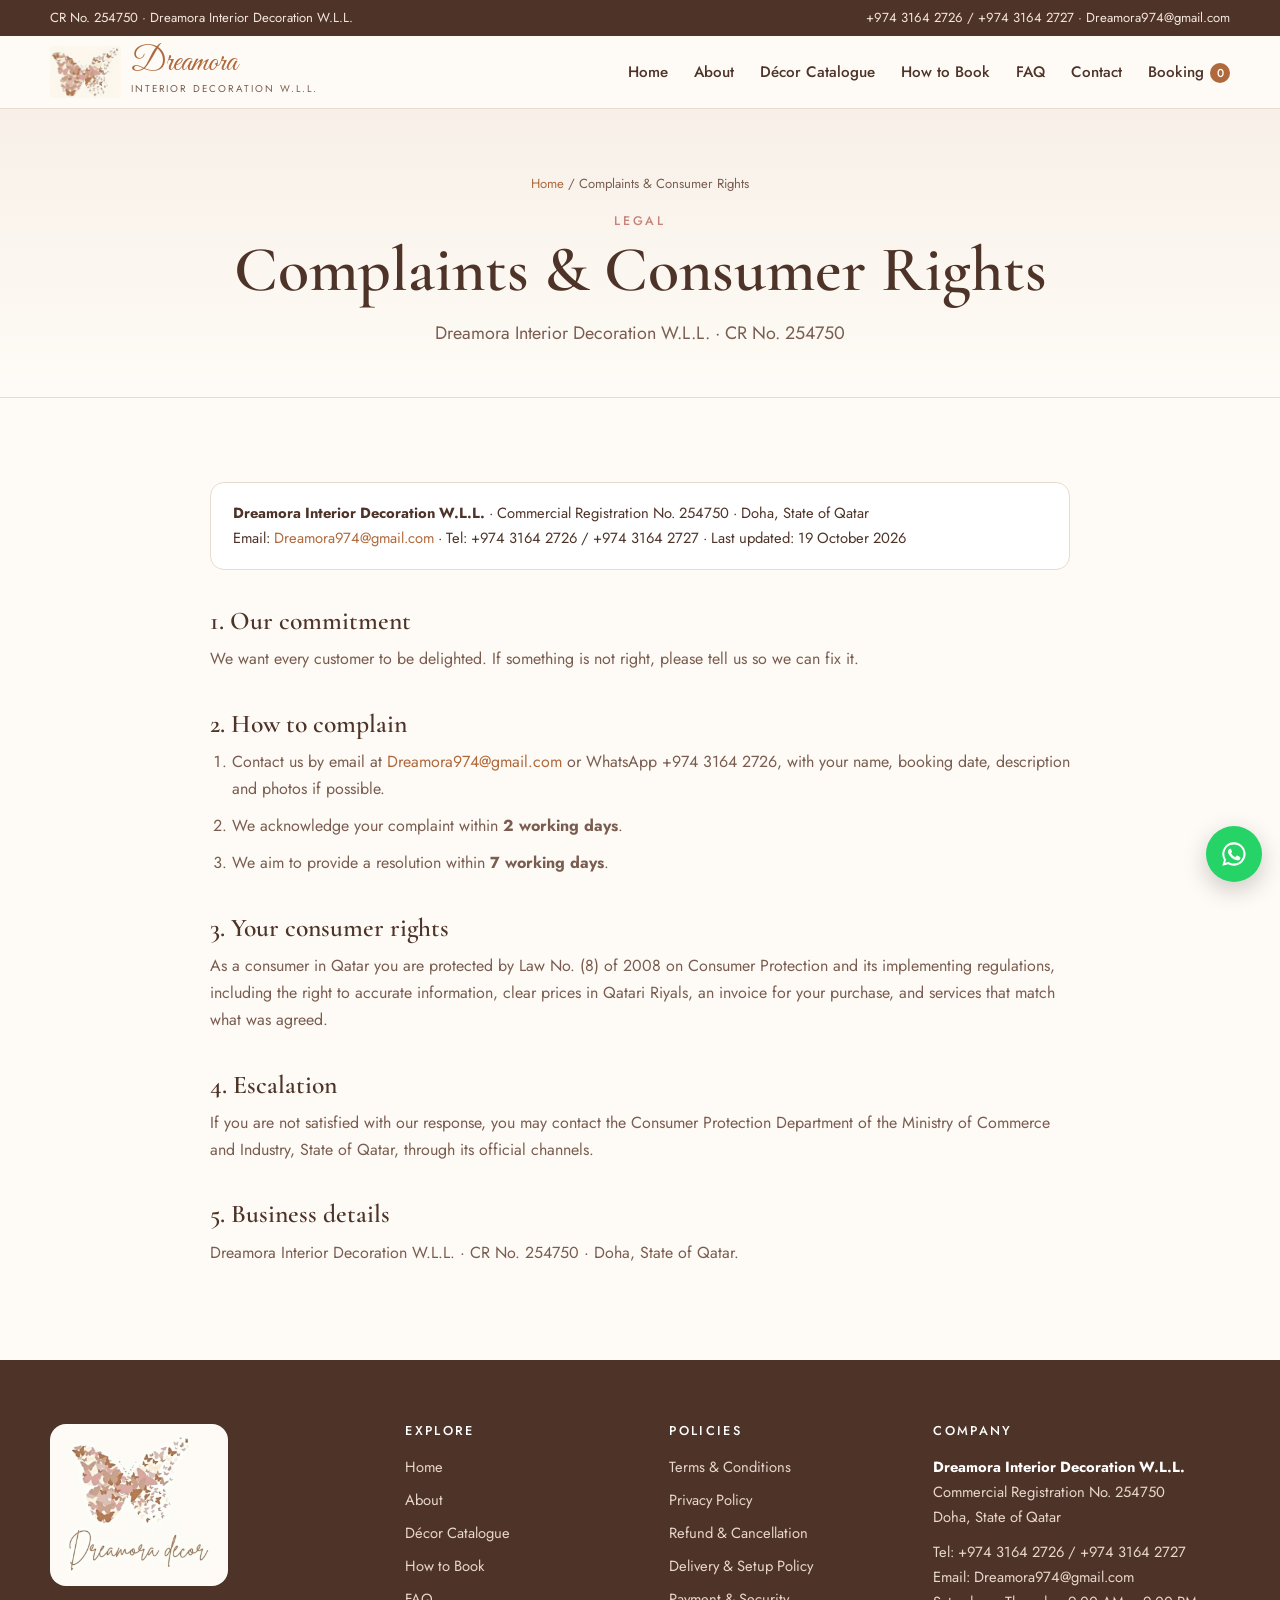
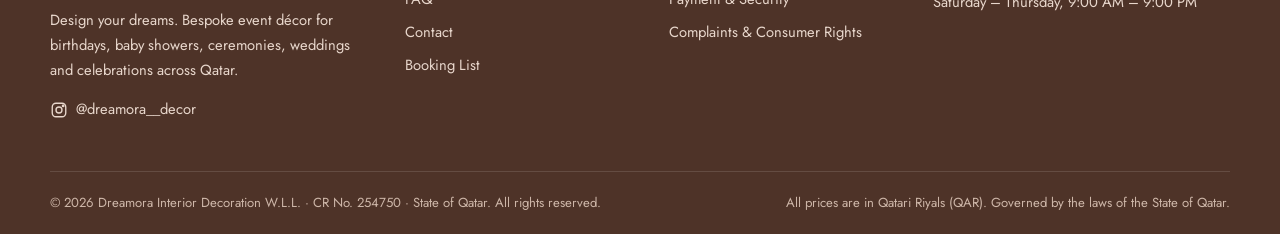
<file: complaints.html>
<!doctype html>
<html lang="en">
<head>
<meta charset="utf-8">
<meta name="viewport" content="width=device-width, initial-scale=1">
<title>Complaints &amp; Consumer Rights | Dreamora Decor Qatar</title>
<meta name="description" content="How to raise a complaint with Dreamora and your consumer rights in Qatar.">
<link rel="canonical" href="https://www.dreamora.qa/complaints.html">
<meta property="og:title" content="Complaints &amp; Consumer Rights | Dreamora Decor">
<meta property="og:description" content="How to raise a complaint with Dreamora and your consumer rights in Qatar.">
<meta property="og:image" content="https://www.dreamora.qa/assets/img/logo-full.jpg">
<meta name="theme-color" content="#FEFBF6">
<link rel="icon" href="assets/img/logo-mark.jpg">
<link rel="preconnect" href="https://fonts.googleapis.com"><link rel="preconnect" href="https://fonts.gstatic.com" crossorigin>
<link href="https://fonts.googleapis.com/css2?family=Cormorant+Garamond:wght@500;600;700&family=Great+Vibes&family=Jost:wght@300;400;500;600&display=swap" rel="stylesheet">
<link rel="stylesheet" href="assets/css/style.css">
<script type="application/ld+json">{"@context": "https://schema.org", "@type": "LocalBusiness", "name": "Dreamora Interior Decoration W.L.L.", "alternateName": "Dreamora Decor", "url": "https://www.dreamora.qa", "email": "Dreamora974@gmail.com", "telephone": "+974 3164 2726", "address": {"@type": "PostalAddress", "streetAddress": "Doha, State of Qatar", "addressLocality": "Doha", "addressCountry": "QA"}, "sameAs": ["https://www.instagram.com/dreamora__decor/"], "priceRange": "QAR"}</script>
</head>
<body>
<div class="topbar"><div class="container">
  <span>CR No. 254750 · Dreamora Interior Decoration W.L.L.</span>
  <span><a href="tel:+97431642726">+974 3164 2726</a> / <a href="tel:+97431642727">+974 3164 2727</a> · <a href="mailto:Dreamora974@gmail.com">Dreamora974@gmail.com</a></span>
</div></div>
<header class="site"><div class="container">
  <a class="brand" href="index.html" aria-label="Dreamora home"><img src="assets/img/logo-mark.jpg" alt="Dreamora butterfly logo"><span><span class="name">Dreamora</span><small>Interior Decoration W.L.L.</small></span></a>
  <nav class="main"><ul>
    <li><a href="index.html" class="">Home</a></li><li><a href="about.html" class="">About</a></li><li><a href="services.html" class="">Décor Catalogue</a></li><li><a href="how-it-works.html" class="">How to Book</a></li><li><a href="faq.html" class="">FAQ</a></li><li><a href="contact.html" class="">Contact</a></li>
    <li><a href="booking.html" class="cart-link ">Booking <span class="cart-count">0</span></a></li>
  </ul></nav>
  <button class="menu-btn" aria-label="Menu">☰ Menu</button>
</div></header>
<main>
<section class="page-head"><div class="container">
<div class="crumbs"><a href="index.html">Home</a> / Complaints &amp; Consumer Rights</div>
<span class="eyebrow">Legal</span><h1>Complaints &amp; Consumer Rights</h1><p class="lead">Dreamora Interior Decoration W.L.L. · CR No. 254750</p></div></section><section><div class="container legal"><div class="meta"><strong>Dreamora Interior Decoration W.L.L.</strong> · Commercial Registration No. 254750 · Doha, State of Qatar<br>
Email: <a href="mailto:Dreamora974@gmail.com">Dreamora974@gmail.com</a> · Tel: +974 3164 2726 / +974 3164 2727 · Last updated: 19 October 2026</div>
<h2>1. Our commitment</h2>
<p>We want every customer to be delighted. If something is not right, please tell us so we can fix it.</p>
<h2>2. How to complain</h2>
<ol><li>Contact us by email at <a href="mailto:Dreamora974@gmail.com">Dreamora974@gmail.com</a> or WhatsApp +974 3164 2726, with your name, booking date, description and photos if possible.</li><li>We acknowledge your complaint within <strong>2 working days</strong>.</li><li>We aim to provide a resolution within <strong>7 working days</strong>.</li></ol>
<h2>3. Your consumer rights</h2>
<p>As a consumer in Qatar you are protected by Law No. (8) of 2008 on Consumer Protection and its implementing regulations, including the right to accurate information, clear prices in Qatari Riyals, an invoice for your purchase, and services that match what was agreed.</p>
<h2>4. Escalation</h2>
<p>If you are not satisfied with our response, you may contact the Consumer Protection Department of the Ministry of Commerce and Industry, State of Qatar, through its official channels.</p>
<h2>5. Business details</h2>
<p>Dreamora Interior Decoration W.L.L. · CR No. 254750 · Doha, State of Qatar.</p>
</div></section></main>
<footer class="site"><div class="container">
  <div class="f-grid">
    <div class="f-brand">
      <a href="index.html" style="display:inline-block;background:#FEFBF6;border-radius:16px;padding:10px 14px;margin-bottom:8px"><img src="assets/img/logo.jpg" alt="Dreamora Decor logo" style="width:150px;height:auto"></a>
      <p style="margin:6px 0 14px">Design your dreams. Bespoke event décor for birthdays, baby showers, ceremonies, weddings and celebrations across Qatar.</p>
      <a href="https://www.instagram.com/dreamora__decor/" target="_blank" rel="noopener" style="display:inline-flex;gap:8px;align-items:center"><svg width="18" height="18" viewBox="0 0 24 24" fill="none" stroke="currentColor" stroke-width="1.8"><rect x="3" y="3" width="18" height="18" rx="5"/><circle cx="12" cy="12" r="4"/><circle cx="17.5" cy="6.5" r="1" fill="currentColor"/></svg> @dreamora__decor</a>
    </div>
    <div><h4>Explore</h4><ul><li><a href="index.html">Home</a></li><li><a href="about.html">About</a></li><li><a href="services.html">Décor Catalogue</a></li><li><a href="how-it-works.html">How to Book</a></li><li><a href="faq.html">FAQ</a></li><li><a href="contact.html">Contact</a></li><li><a href="booking.html">Booking List</a></li></ul></div>
    <div><h4>Policies</h4><ul><li><a href="terms.html">Terms & Conditions</a></li><li><a href="privacy.html">Privacy Policy</a></li><li><a href="refund.html">Refund & Cancellation</a></li><li><a href="delivery.html">Delivery & Setup Policy</a></li><li><a href="payment.html">Payment & Security</a></li><li><a href="complaints.html">Complaints & Consumer Rights</a></li></ul></div>
    <div><h4>Company</h4>
      <p><strong style="color:#fff">Dreamora Interior Decoration W.L.L.</strong><br>Commercial Registration No. 254750<br>Doha, State of Qatar</p>
      <p style="margin-top:10px">Tel: <a href="tel:+97431642726">+974 3164 2726</a> / <a href="tel:+97431642727">+974 3164 2727</a><br>Email: <a href="mailto:Dreamora974@gmail.com">Dreamora974@gmail.com</a><br>Saturday – Thursday, 9:00 AM – 9:00 PM</p>
    </div>
  </div>
  <div class="f-legal">
    <span>© <span data-year></span> Dreamora Interior Decoration W.L.L. · CR No. 254750 · State of Qatar. All rights reserved.</span>
    <span>All prices are in Qatari Riyals (QAR). Governed by the laws of the State of Qatar.</span>
  </div>
</div></footer>
<a class="wa-float" href="https://wa.me/97431642726" target="_blank" rel="noopener" aria-label="Chat on WhatsApp"><svg width="28" height="28" viewBox="0 0 24 24" fill="#fff"><path d="M12 2a10 10 0 0 0-8.6 15.1L2 22l5-1.3A10 10 0 1 0 12 2zm0 18.2c-1.5 0-3-.4-4.3-1.2l-.3-.2-3 .8.8-2.9-.2-.3A8.2 8.2 0 1 1 12 20.2zm4.5-6.1c-.2-.1-1.5-.7-1.7-.8-.2-.1-.4-.1-.6.1l-.8 1c-.1.2-.3.2-.5.1a6.7 6.7 0 0 1-3.3-2.9c-.3-.4.2-.4.7-1.3.1-.2 0-.3 0-.5l-.8-1.8c-.2-.5-.4-.4-.6-.4h-.5a1 1 0 0 0-.7.3 3 3 0 0 0-.9 2.2 5.2 5.2 0 0 0 1.1 2.7 11.8 11.8 0 0 0 4.5 4c1.7.7 2.3.8 3.2.6.5-.1 1.5-.6 1.7-1.2.2-.6.2-1.1.2-1.2-.1-.1-.2-.2-.5-.3z"/></svg></a>
<script>window.DREAMORA_CONFIG={"email": "Dreamora974@gmail.com", "whatsapp": "+97431642726", "phone": "+974 3164 2726"};</script>
<script src="assets/js/catalogue.js"></script>
<script src="assets/js/main.js"></script>
</body></html>
</file>
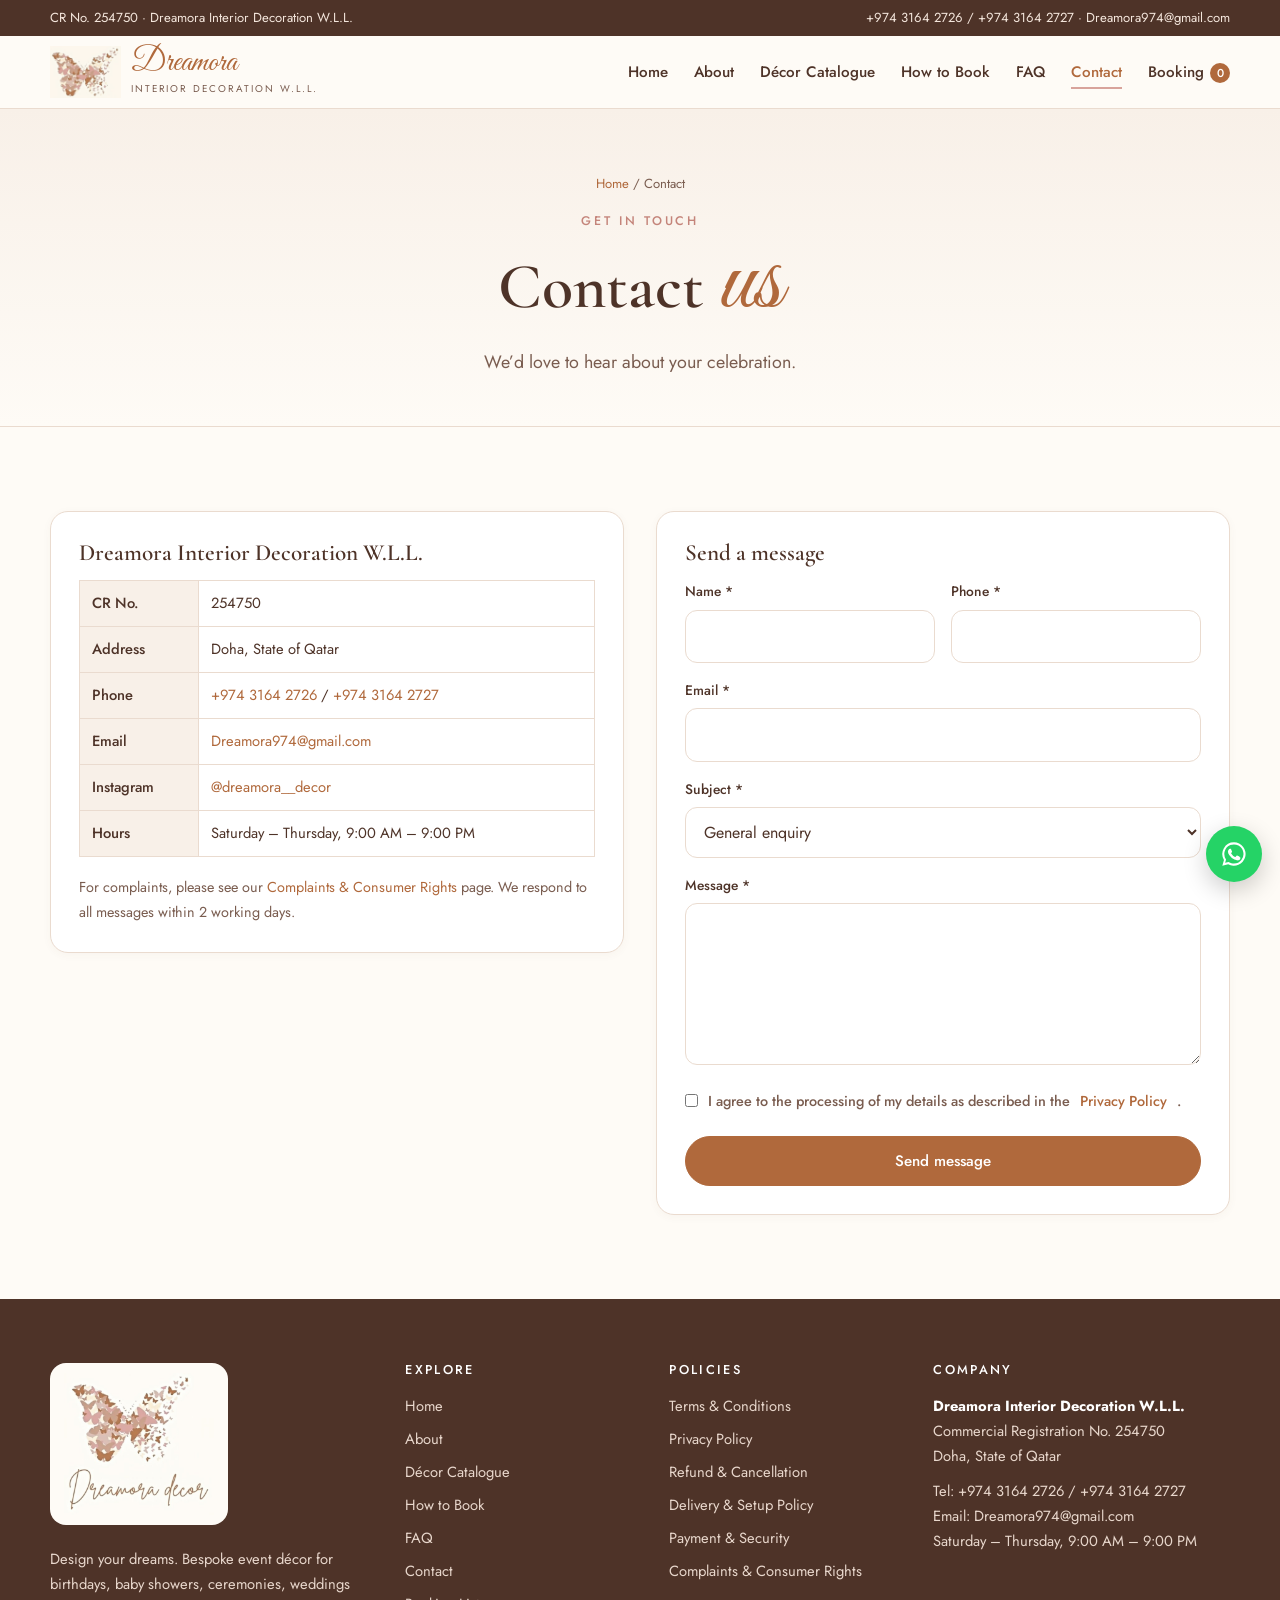
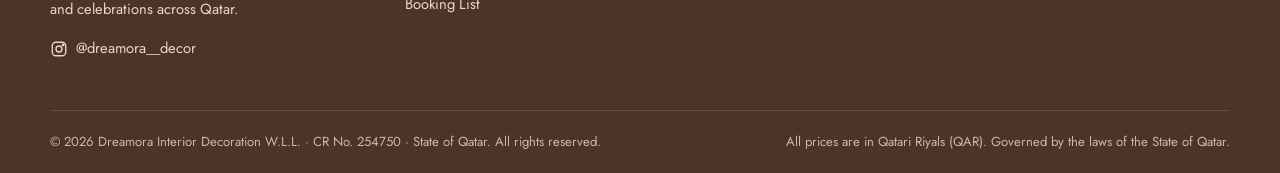
<file: contact.html>
<!doctype html>
<html lang="en">
<head>
<meta charset="utf-8">
<meta name="viewport" content="width=device-width, initial-scale=1">
<title>Contact Us | Dreamora Decor Qatar</title>
<meta name="description" content="Contact Dreamora Interior Decoration W.L.L. – phone, email, WhatsApp and address in Doha, Qatar.">
<link rel="canonical" href="https://www.dreamora.qa/contact.html">
<meta property="og:title" content="Contact Us | Dreamora Decor">
<meta property="og:description" content="Contact Dreamora Interior Decoration W.L.L. – phone, email, WhatsApp and address in Doha, Qatar.">
<meta property="og:image" content="https://www.dreamora.qa/assets/img/logo-full.jpg">
<meta name="theme-color" content="#FEFBF6">
<link rel="icon" href="assets/img/logo-mark.jpg">
<link rel="preconnect" href="https://fonts.googleapis.com"><link rel="preconnect" href="https://fonts.gstatic.com" crossorigin>
<link href="https://fonts.googleapis.com/css2?family=Cormorant+Garamond:wght@500;600;700&family=Great+Vibes&family=Jost:wght@300;400;500;600&display=swap" rel="stylesheet">
<link rel="stylesheet" href="assets/css/style.css">
<script type="application/ld+json">{"@context": "https://schema.org", "@type": "LocalBusiness", "name": "Dreamora Interior Decoration W.L.L.", "alternateName": "Dreamora Decor", "url": "https://www.dreamora.qa", "email": "Dreamora974@gmail.com", "telephone": "+974 3164 2726", "address": {"@type": "PostalAddress", "streetAddress": "Doha, State of Qatar", "addressLocality": "Doha", "addressCountry": "QA"}, "sameAs": ["https://www.instagram.com/dreamora__decor/"], "priceRange": "QAR"}</script>
</head>
<body>
<div class="topbar"><div class="container">
  <span>CR No. 254750 · Dreamora Interior Decoration W.L.L.</span>
  <span><a href="tel:+97431642726">+974 3164 2726</a> / <a href="tel:+97431642727">+974 3164 2727</a> · <a href="mailto:Dreamora974@gmail.com">Dreamora974@gmail.com</a></span>
</div></div>
<header class="site"><div class="container">
  <a class="brand" href="index.html" aria-label="Dreamora home"><img src="assets/img/logo-mark.jpg" alt="Dreamora butterfly logo"><span><span class="name">Dreamora</span><small>Interior Decoration W.L.L.</small></span></a>
  <nav class="main"><ul>
    <li><a href="index.html" class="">Home</a></li><li><a href="about.html" class="">About</a></li><li><a href="services.html" class="">Décor Catalogue</a></li><li><a href="how-it-works.html" class="">How to Book</a></li><li><a href="faq.html" class="">FAQ</a></li><li><a href="contact.html" class="active">Contact</a></li>
    <li><a href="booking.html" class="cart-link ">Booking <span class="cart-count">0</span></a></li>
  </ul></nav>
  <button class="menu-btn" aria-label="Menu">☰ Menu</button>
</div></header>
<main>
<section class="page-head"><div class="container">
<div class="crumbs"><a href="index.html">Home</a> / Contact</div>
<span class="eyebrow">Get in touch</span><h1>Contact <span class='script'>us</span></h1><p class="lead">We’d love to hear about your celebration.</p></div></section>
<section><div class="container grid g2" style="gap:32px;align-items:start">
  <div class="card">
    <h3 style="margin-bottom:14px">Dreamora Interior Decoration W.L.L.</h3>
    <table class="t">
      <tr><th>CR No.</th><td>254750</td></tr>
      <tr><th>Address</th><td>Doha, State of Qatar</td></tr>
      <tr><th>Phone</th><td><a href="tel:+97431642726">+974 3164 2726</a> / <a href="tel:+97431642727">+974 3164 2727</a></td></tr>
      <tr><th>Email</th><td><a href="mailto:Dreamora974@gmail.com">Dreamora974@gmail.com</a></td></tr>
      <tr><th>Instagram</th><td><a href="https://www.instagram.com/dreamora__decor/" target="_blank" rel="noopener">@dreamora__decor</a></td></tr>
      <tr><th>Hours</th><td>Saturday – Thursday, 9:00 AM – 9:00 PM</td></tr>
    </table>
    <p class="muted" style="font-size:.9rem">For complaints, please see our <a href="complaints.html">Complaints &amp; Consumer Rights</a> page. We respond to all messages within 2 working days.</p>
  </div>
  <div class="card">
    <h3 style="margin-bottom:14px">Send a message</h3>
    <form id="contactForm"><div class="f">
      <div><label for="cn">Name *</label><input id="cn" name="name" required></div>
      <div><label for="cp">Phone *</label><input id="cp" name="phone" type="tel" required></div>
      <div class="full"><label for="ce">Email *</label><input id="ce" name="email" type="email" required></div>
      <div class="full"><label for="cs">Subject *</label><select id="cs" name="subject" required><option>General enquiry</option><option>Quotation</option><option>Existing booking</option><option>Complaint / feedback</option></select></div>
      <div class="full"><label for="cm">Message *</label><textarea id="cm" name="message" rows="5" required></textarea></div>
      <div class="full"><label class="check"><input type="checkbox" required> I agree to the processing of my details as described in the <a href="privacy.html">Privacy Policy</a>.</label></div>
      <div class="full"><button class="btn" style="width:100%">Send message</button></div>
    </div></form>
  </div>
</div></section>
</main>
<footer class="site"><div class="container">
  <div class="f-grid">
    <div class="f-brand">
      <a href="index.html" style="display:inline-block;background:#FEFBF6;border-radius:16px;padding:10px 14px;margin-bottom:8px"><img src="assets/img/logo.jpg" alt="Dreamora Decor logo" style="width:150px;height:auto"></a>
      <p style="margin:6px 0 14px">Design your dreams. Bespoke event décor for birthdays, baby showers, ceremonies, weddings and celebrations across Qatar.</p>
      <a href="https://www.instagram.com/dreamora__decor/" target="_blank" rel="noopener" style="display:inline-flex;gap:8px;align-items:center"><svg width="18" height="18" viewBox="0 0 24 24" fill="none" stroke="currentColor" stroke-width="1.8"><rect x="3" y="3" width="18" height="18" rx="5"/><circle cx="12" cy="12" r="4"/><circle cx="17.5" cy="6.5" r="1" fill="currentColor"/></svg> @dreamora__decor</a>
    </div>
    <div><h4>Explore</h4><ul><li><a href="index.html">Home</a></li><li><a href="about.html">About</a></li><li><a href="services.html">Décor Catalogue</a></li><li><a href="how-it-works.html">How to Book</a></li><li><a href="faq.html">FAQ</a></li><li><a href="contact.html">Contact</a></li><li><a href="booking.html">Booking List</a></li></ul></div>
    <div><h4>Policies</h4><ul><li><a href="terms.html">Terms & Conditions</a></li><li><a href="privacy.html">Privacy Policy</a></li><li><a href="refund.html">Refund & Cancellation</a></li><li><a href="delivery.html">Delivery & Setup Policy</a></li><li><a href="payment.html">Payment & Security</a></li><li><a href="complaints.html">Complaints & Consumer Rights</a></li></ul></div>
    <div><h4>Company</h4>
      <p><strong style="color:#fff">Dreamora Interior Decoration W.L.L.</strong><br>Commercial Registration No. 254750<br>Doha, State of Qatar</p>
      <p style="margin-top:10px">Tel: <a href="tel:+97431642726">+974 3164 2726</a> / <a href="tel:+97431642727">+974 3164 2727</a><br>Email: <a href="mailto:Dreamora974@gmail.com">Dreamora974@gmail.com</a><br>Saturday – Thursday, 9:00 AM – 9:00 PM</p>
    </div>
  </div>
  <div class="f-legal">
    <span>© <span data-year></span> Dreamora Interior Decoration W.L.L. · CR No. 254750 · State of Qatar. All rights reserved.</span>
    <span>All prices are in Qatari Riyals (QAR). Governed by the laws of the State of Qatar.</span>
  </div>
</div></footer>
<a class="wa-float" href="https://wa.me/97431642726" target="_blank" rel="noopener" aria-label="Chat on WhatsApp"><svg width="28" height="28" viewBox="0 0 24 24" fill="#fff"><path d="M12 2a10 10 0 0 0-8.6 15.1L2 22l5-1.3A10 10 0 1 0 12 2zm0 18.2c-1.5 0-3-.4-4.3-1.2l-.3-.2-3 .8.8-2.9-.2-.3A8.2 8.2 0 1 1 12 20.2zm4.5-6.1c-.2-.1-1.5-.7-1.7-.8-.2-.1-.4-.1-.6.1l-.8 1c-.1.2-.3.2-.5.1a6.7 6.7 0 0 1-3.3-2.9c-.3-.4.2-.4.7-1.3.1-.2 0-.3 0-.5l-.8-1.8c-.2-.5-.4-.4-.6-.4h-.5a1 1 0 0 0-.7.3 3 3 0 0 0-.9 2.2 5.2 5.2 0 0 0 1.1 2.7 11.8 11.8 0 0 0 4.5 4c1.7.7 2.3.8 3.2.6.5-.1 1.5-.6 1.7-1.2.2-.6.2-1.1.2-1.2-.1-.1-.2-.2-.5-.3z"/></svg></a>
<script>window.DREAMORA_CONFIG={"email": "Dreamora974@gmail.com", "whatsapp": "+97431642726", "phone": "+974 3164 2726"};</script>
<script src="assets/js/catalogue.js"></script>
<script src="assets/js/main.js"></script>
</body></html>
</file>
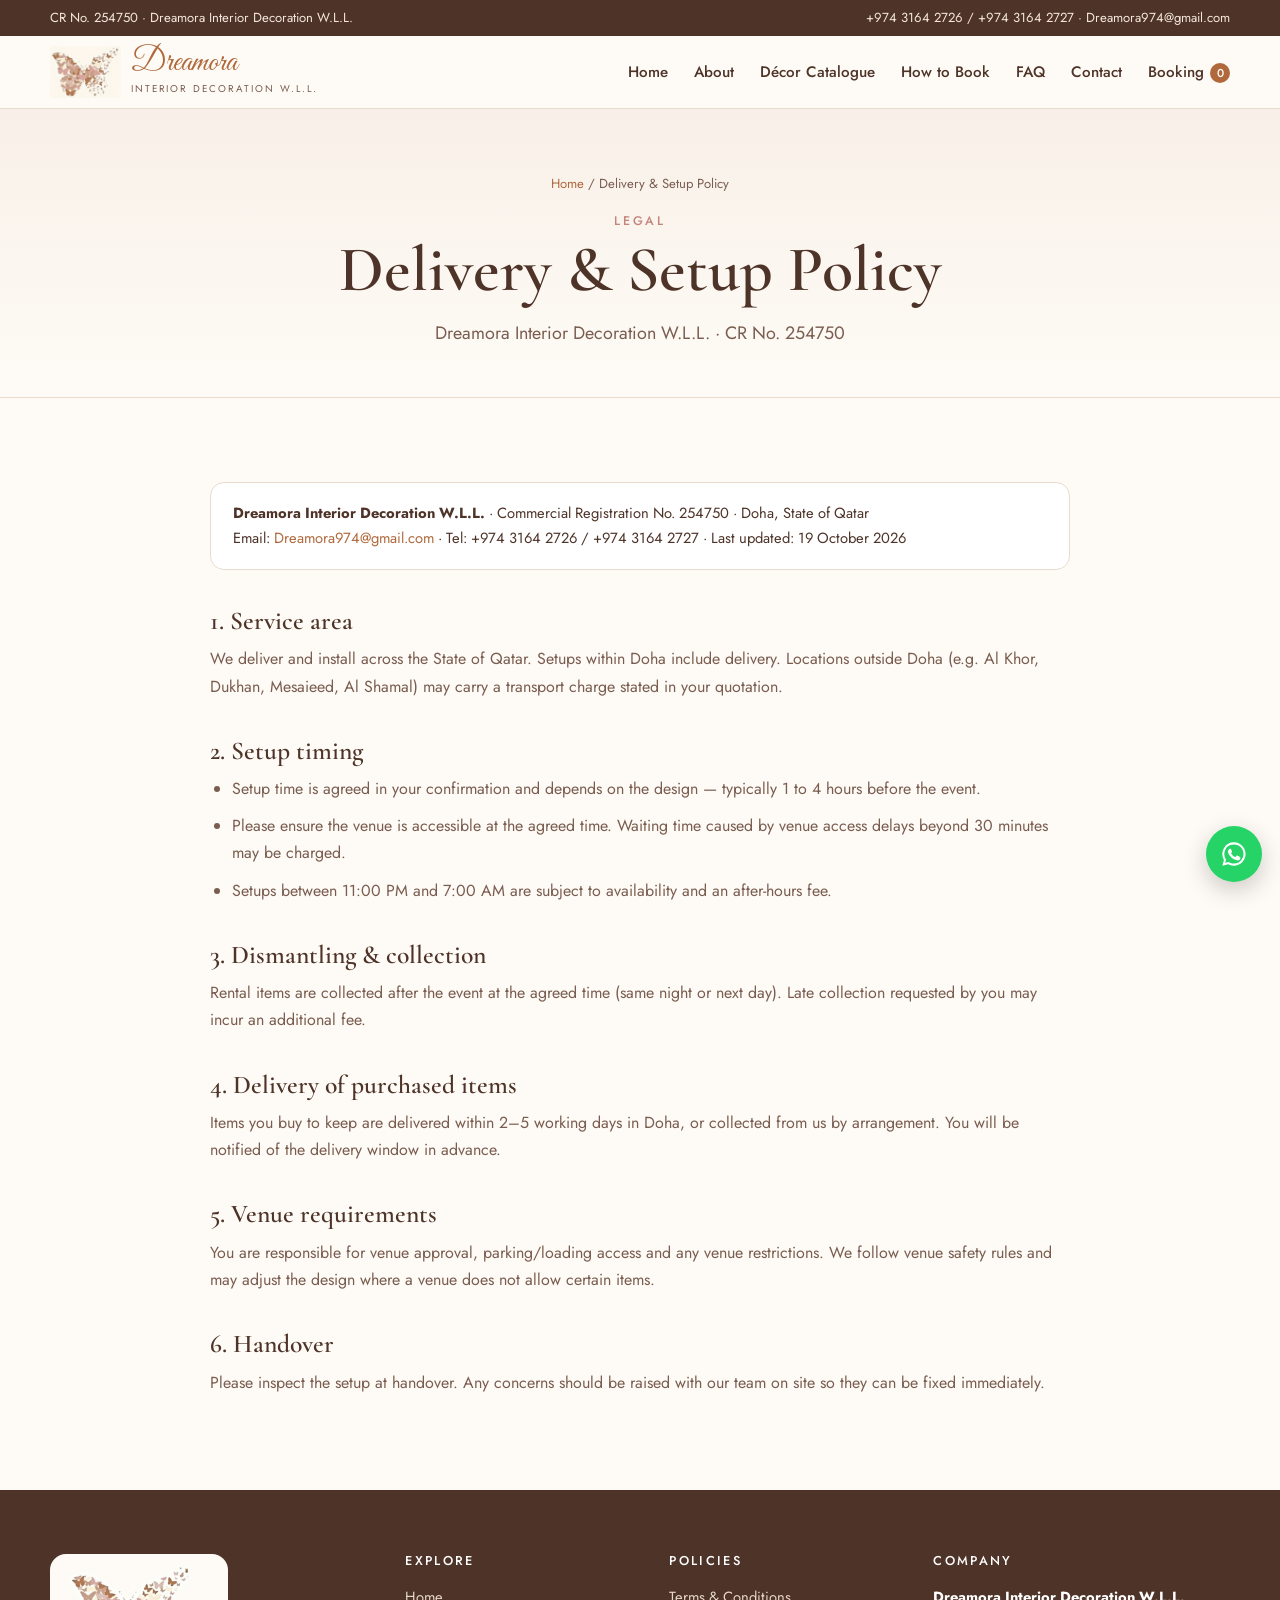
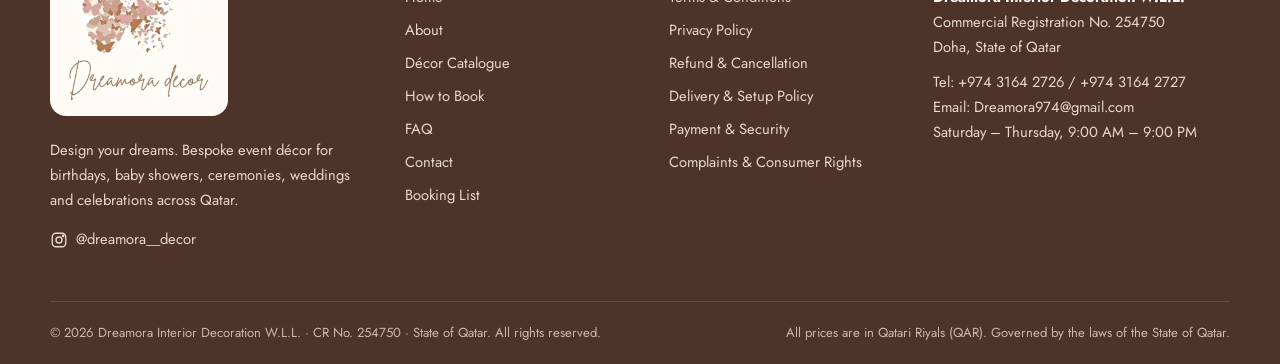
<file: delivery.html>
<!doctype html>
<html lang="en">
<head>
<meta charset="utf-8">
<meta name="viewport" content="width=device-width, initial-scale=1">
<title>Delivery &amp; Setup Policy | Dreamora Decor Qatar</title>
<meta name="description" content="Delivery, installation and dismantling policy for Dreamora décor across Qatar.">
<link rel="canonical" href="https://www.dreamora.qa/delivery.html">
<meta property="og:title" content="Delivery &amp; Setup Policy | Dreamora Decor">
<meta property="og:description" content="Delivery, installation and dismantling policy for Dreamora décor across Qatar.">
<meta property="og:image" content="https://www.dreamora.qa/assets/img/logo-full.jpg">
<meta name="theme-color" content="#FEFBF6">
<link rel="icon" href="assets/img/logo-mark.jpg">
<link rel="preconnect" href="https://fonts.googleapis.com"><link rel="preconnect" href="https://fonts.gstatic.com" crossorigin>
<link href="https://fonts.googleapis.com/css2?family=Cormorant+Garamond:wght@500;600;700&family=Great+Vibes&family=Jost:wght@300;400;500;600&display=swap" rel="stylesheet">
<link rel="stylesheet" href="assets/css/style.css">
<script type="application/ld+json">{"@context": "https://schema.org", "@type": "LocalBusiness", "name": "Dreamora Interior Decoration W.L.L.", "alternateName": "Dreamora Decor", "url": "https://www.dreamora.qa", "email": "Dreamora974@gmail.com", "telephone": "+974 3164 2726", "address": {"@type": "PostalAddress", "streetAddress": "Doha, State of Qatar", "addressLocality": "Doha", "addressCountry": "QA"}, "sameAs": ["https://www.instagram.com/dreamora__decor/"], "priceRange": "QAR"}</script>
</head>
<body>
<div class="topbar"><div class="container">
  <span>CR No. 254750 · Dreamora Interior Decoration W.L.L.</span>
  <span><a href="tel:+97431642726">+974 3164 2726</a> / <a href="tel:+97431642727">+974 3164 2727</a> · <a href="mailto:Dreamora974@gmail.com">Dreamora974@gmail.com</a></span>
</div></div>
<header class="site"><div class="container">
  <a class="brand" href="index.html" aria-label="Dreamora home"><img src="assets/img/logo-mark.jpg" alt="Dreamora butterfly logo"><span><span class="name">Dreamora</span><small>Interior Decoration W.L.L.</small></span></a>
  <nav class="main"><ul>
    <li><a href="index.html" class="">Home</a></li><li><a href="about.html" class="">About</a></li><li><a href="services.html" class="">Décor Catalogue</a></li><li><a href="how-it-works.html" class="">How to Book</a></li><li><a href="faq.html" class="">FAQ</a></li><li><a href="contact.html" class="">Contact</a></li>
    <li><a href="booking.html" class="cart-link ">Booking <span class="cart-count">0</span></a></li>
  </ul></nav>
  <button class="menu-btn" aria-label="Menu">☰ Menu</button>
</div></header>
<main>
<section class="page-head"><div class="container">
<div class="crumbs"><a href="index.html">Home</a> / Delivery &amp; Setup Policy</div>
<span class="eyebrow">Legal</span><h1>Delivery &amp; Setup Policy</h1><p class="lead">Dreamora Interior Decoration W.L.L. · CR No. 254750</p></div></section><section><div class="container legal"><div class="meta"><strong>Dreamora Interior Decoration W.L.L.</strong> · Commercial Registration No. 254750 · Doha, State of Qatar<br>
Email: <a href="mailto:Dreamora974@gmail.com">Dreamora974@gmail.com</a> · Tel: +974 3164 2726 / +974 3164 2727 · Last updated: 19 October 2026</div>
<h2>1. Service area</h2>
<p>We deliver and install across the State of Qatar. Setups within Doha include delivery. Locations outside Doha (e.g. Al Khor, Dukhan, Mesaieed, Al Shamal) may carry a transport charge stated in your quotation.</p>
<h2>2. Setup timing</h2>
<ul><li>Setup time is agreed in your confirmation and depends on the design — typically 1 to 4 hours before the event.</li><li>Please ensure the venue is accessible at the agreed time. Waiting time caused by venue access delays beyond 30 minutes may be charged.</li><li>Setups between 11:00 PM and 7:00 AM are subject to availability and an after-hours fee.</li></ul>
<h2>3. Dismantling &amp; collection</h2>
<p>Rental items are collected after the event at the agreed time (same night or next day). Late collection requested by you may incur an additional fee.</p>
<h2>4. Delivery of purchased items</h2>
<p>Items you buy to keep are delivered within 2–5 working days in Doha, or collected from us by arrangement. You will be notified of the delivery window in advance.</p>
<h2>5. Venue requirements</h2>
<p>You are responsible for venue approval, parking/loading access and any venue restrictions. We follow venue safety rules and may adjust the design where a venue does not allow certain items.</p>
<h2>6. Handover</h2>
<p>Please inspect the setup at handover. Any concerns should be raised with our team on site so they can be fixed immediately.</p>
</div></section></main>
<footer class="site"><div class="container">
  <div class="f-grid">
    <div class="f-brand">
      <a href="index.html" style="display:inline-block;background:#FEFBF6;border-radius:16px;padding:10px 14px;margin-bottom:8px"><img src="assets/img/logo.jpg" alt="Dreamora Decor logo" style="width:150px;height:auto"></a>
      <p style="margin:6px 0 14px">Design your dreams. Bespoke event décor for birthdays, baby showers, ceremonies, weddings and celebrations across Qatar.</p>
      <a href="https://www.instagram.com/dreamora__decor/" target="_blank" rel="noopener" style="display:inline-flex;gap:8px;align-items:center"><svg width="18" height="18" viewBox="0 0 24 24" fill="none" stroke="currentColor" stroke-width="1.8"><rect x="3" y="3" width="18" height="18" rx="5"/><circle cx="12" cy="12" r="4"/><circle cx="17.5" cy="6.5" r="1" fill="currentColor"/></svg> @dreamora__decor</a>
    </div>
    <div><h4>Explore</h4><ul><li><a href="index.html">Home</a></li><li><a href="about.html">About</a></li><li><a href="services.html">Décor Catalogue</a></li><li><a href="how-it-works.html">How to Book</a></li><li><a href="faq.html">FAQ</a></li><li><a href="contact.html">Contact</a></li><li><a href="booking.html">Booking List</a></li></ul></div>
    <div><h4>Policies</h4><ul><li><a href="terms.html">Terms & Conditions</a></li><li><a href="privacy.html">Privacy Policy</a></li><li><a href="refund.html">Refund & Cancellation</a></li><li><a href="delivery.html">Delivery & Setup Policy</a></li><li><a href="payment.html">Payment & Security</a></li><li><a href="complaints.html">Complaints & Consumer Rights</a></li></ul></div>
    <div><h4>Company</h4>
      <p><strong style="color:#fff">Dreamora Interior Decoration W.L.L.</strong><br>Commercial Registration No. 254750<br>Doha, State of Qatar</p>
      <p style="margin-top:10px">Tel: <a href="tel:+97431642726">+974 3164 2726</a> / <a href="tel:+97431642727">+974 3164 2727</a><br>Email: <a href="mailto:Dreamora974@gmail.com">Dreamora974@gmail.com</a><br>Saturday – Thursday, 9:00 AM – 9:00 PM</p>
    </div>
  </div>
  <div class="f-legal">
    <span>© <span data-year></span> Dreamora Interior Decoration W.L.L. · CR No. 254750 · State of Qatar. All rights reserved.</span>
    <span>All prices are in Qatari Riyals (QAR). Governed by the laws of the State of Qatar.</span>
  </div>
</div></footer>
<a class="wa-float" href="https://wa.me/97431642726" target="_blank" rel="noopener" aria-label="Chat on WhatsApp"><svg width="28" height="28" viewBox="0 0 24 24" fill="#fff"><path d="M12 2a10 10 0 0 0-8.6 15.1L2 22l5-1.3A10 10 0 1 0 12 2zm0 18.2c-1.5 0-3-.4-4.3-1.2l-.3-.2-3 .8.8-2.9-.2-.3A8.2 8.2 0 1 1 12 20.2zm4.5-6.1c-.2-.1-1.5-.7-1.7-.8-.2-.1-.4-.1-.6.1l-.8 1c-.1.2-.3.2-.5.1a6.7 6.7 0 0 1-3.3-2.9c-.3-.4.2-.4.7-1.3.1-.2 0-.3 0-.5l-.8-1.8c-.2-.5-.4-.4-.6-.4h-.5a1 1 0 0 0-.7.3 3 3 0 0 0-.9 2.2 5.2 5.2 0 0 0 1.1 2.7 11.8 11.8 0 0 0 4.5 4c1.7.7 2.3.8 3.2.6.5-.1 1.5-.6 1.7-1.2.2-.6.2-1.1.2-1.2-.1-.1-.2-.2-.5-.3z"/></svg></a>
<script>window.DREAMORA_CONFIG={"email": "Dreamora974@gmail.com", "whatsapp": "+97431642726", "phone": "+974 3164 2726"};</script>
<script src="assets/js/catalogue.js"></script>
<script src="assets/js/main.js"></script>
</body></html>
</file>
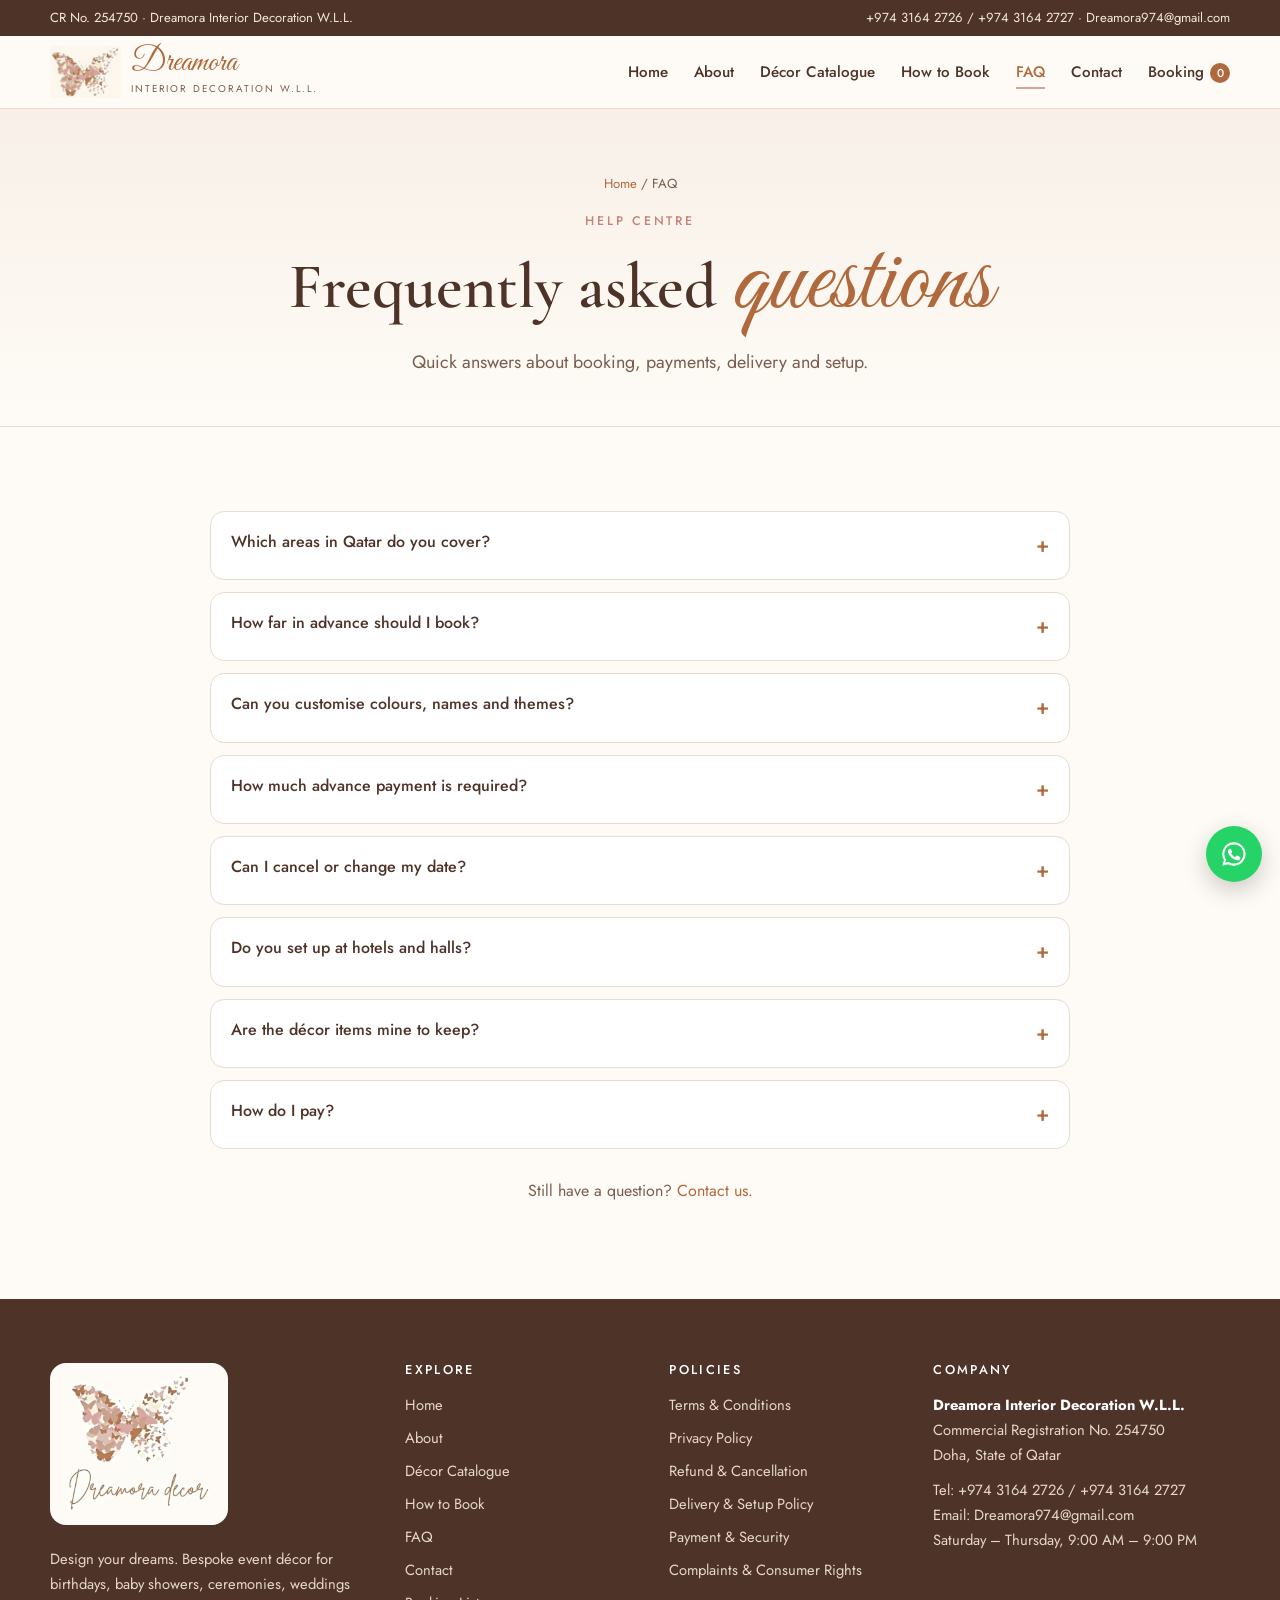
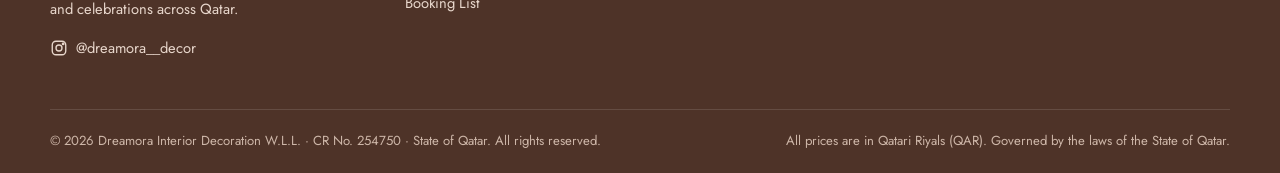
<file: faq.html>
<!doctype html>
<html lang="en">
<head>
<meta charset="utf-8">
<meta name="viewport" content="width=device-width, initial-scale=1">
<title>FAQ | Dreamora Decor Qatar</title>
<meta name="description" content="Frequently asked questions about booking event decoration with Dreamora in Qatar.">
<link rel="canonical" href="https://www.dreamora.qa/faq.html">
<meta property="og:title" content="FAQ | Dreamora Decor">
<meta property="og:description" content="Frequently asked questions about booking event decoration with Dreamora in Qatar.">
<meta property="og:image" content="https://www.dreamora.qa/assets/img/logo-full.jpg">
<meta name="theme-color" content="#FEFBF6">
<link rel="icon" href="assets/img/logo-mark.jpg">
<link rel="preconnect" href="https://fonts.googleapis.com"><link rel="preconnect" href="https://fonts.gstatic.com" crossorigin>
<link href="https://fonts.googleapis.com/css2?family=Cormorant+Garamond:wght@500;600;700&family=Great+Vibes&family=Jost:wght@300;400;500;600&display=swap" rel="stylesheet">
<link rel="stylesheet" href="assets/css/style.css">
<script type="application/ld+json">{"@context": "https://schema.org", "@type": "LocalBusiness", "name": "Dreamora Interior Decoration W.L.L.", "alternateName": "Dreamora Decor", "url": "https://www.dreamora.qa", "email": "Dreamora974@gmail.com", "telephone": "+974 3164 2726", "address": {"@type": "PostalAddress", "streetAddress": "Doha, State of Qatar", "addressLocality": "Doha", "addressCountry": "QA"}, "sameAs": ["https://www.instagram.com/dreamora__decor/"], "priceRange": "QAR"}</script>
</head>
<body>
<div class="topbar"><div class="container">
  <span>CR No. 254750 · Dreamora Interior Decoration W.L.L.</span>
  <span><a href="tel:+97431642726">+974 3164 2726</a> / <a href="tel:+97431642727">+974 3164 2727</a> · <a href="mailto:Dreamora974@gmail.com">Dreamora974@gmail.com</a></span>
</div></div>
<header class="site"><div class="container">
  <a class="brand" href="index.html" aria-label="Dreamora home"><img src="assets/img/logo-mark.jpg" alt="Dreamora butterfly logo"><span><span class="name">Dreamora</span><small>Interior Decoration W.L.L.</small></span></a>
  <nav class="main"><ul>
    <li><a href="index.html" class="">Home</a></li><li><a href="about.html" class="">About</a></li><li><a href="services.html" class="">Décor Catalogue</a></li><li><a href="how-it-works.html" class="">How to Book</a></li><li><a href="faq.html" class="active">FAQ</a></li><li><a href="contact.html" class="">Contact</a></li>
    <li><a href="booking.html" class="cart-link ">Booking <span class="cart-count">0</span></a></li>
  </ul></nav>
  <button class="menu-btn" aria-label="Menu">☰ Menu</button>
</div></header>
<main>
<section class="page-head"><div class="container">
<div class="crumbs"><a href="index.html">Home</a> / FAQ</div>
<span class="eyebrow">Help centre</span><h1>Frequently asked <span class='script'>questions</span></h1><p class="lead">Quick answers about booking, payments, delivery and setup.</p></div></section><section><div class="container legal"><details><summary>Which areas in Qatar do you cover?</summary><p>We serve Doha and all municipalities of Qatar, including Al Wakrah, Al Rayyan, Lusail, Al Khor and Umm Salal. A transport charge may apply outside Doha and is shown in your quotation.</p></details><details><summary>How far in advance should I book?</summary><p>We recommend 7–14 days for standard setups and 3–4 weeks for weddings and large events. Online requests require at least 3 days’ notice; urgent requests are accepted subject to availability.</p></details><details><summary>Can you customise colours, names and themes?</summary><p>Yes. Every catalogue setup can be adapted in colour palette, size, signage and props, or we can design a completely new concept.</p></details><details><summary>How much advance payment is required?</summary><p>A 50% advance confirms your date. The balance is payable on or before the event day. Full details are in our Payment & Security Policy.</p></details><details><summary>Can I cancel or change my date?</summary><p>Yes, subject to the notice periods in our Refund & Cancellation Policy. Date changes are free once if requested at least 7 days in advance and subject to availability.</p></details><details><summary>Do you set up at hotels and halls?</summary><p>Yes. Please confirm the venue’s access time and any venue rules (e.g. no helium, no open flame) so we can plan accordingly.</p></details><details><summary>Are the décor items mine to keep?</summary><p>Backdrops, stands, plinths, neon signs, marquee numbers and props are rental items collected after the event. Balloons and personalised prints can be kept unless stated otherwise.</p></details><details><summary>How do I pay?</summary><p>Through a secure online payment link (Visa, Mastercard, debit cards) or bank transfer to our company account. All amounts are in Qatari Riyals (QAR).</p></details><p class="center" style="margin-top:28px">Still have a question? <a href="contact.html">Contact us</a>.</p></div></section></main>
<footer class="site"><div class="container">
  <div class="f-grid">
    <div class="f-brand">
      <a href="index.html" style="display:inline-block;background:#FEFBF6;border-radius:16px;padding:10px 14px;margin-bottom:8px"><img src="assets/img/logo.jpg" alt="Dreamora Decor logo" style="width:150px;height:auto"></a>
      <p style="margin:6px 0 14px">Design your dreams. Bespoke event décor for birthdays, baby showers, ceremonies, weddings and celebrations across Qatar.</p>
      <a href="https://www.instagram.com/dreamora__decor/" target="_blank" rel="noopener" style="display:inline-flex;gap:8px;align-items:center"><svg width="18" height="18" viewBox="0 0 24 24" fill="none" stroke="currentColor" stroke-width="1.8"><rect x="3" y="3" width="18" height="18" rx="5"/><circle cx="12" cy="12" r="4"/><circle cx="17.5" cy="6.5" r="1" fill="currentColor"/></svg> @dreamora__decor</a>
    </div>
    <div><h4>Explore</h4><ul><li><a href="index.html">Home</a></li><li><a href="about.html">About</a></li><li><a href="services.html">Décor Catalogue</a></li><li><a href="how-it-works.html">How to Book</a></li><li><a href="faq.html">FAQ</a></li><li><a href="contact.html">Contact</a></li><li><a href="booking.html">Booking List</a></li></ul></div>
    <div><h4>Policies</h4><ul><li><a href="terms.html">Terms & Conditions</a></li><li><a href="privacy.html">Privacy Policy</a></li><li><a href="refund.html">Refund & Cancellation</a></li><li><a href="delivery.html">Delivery & Setup Policy</a></li><li><a href="payment.html">Payment & Security</a></li><li><a href="complaints.html">Complaints & Consumer Rights</a></li></ul></div>
    <div><h4>Company</h4>
      <p><strong style="color:#fff">Dreamora Interior Decoration W.L.L.</strong><br>Commercial Registration No. 254750<br>Doha, State of Qatar</p>
      <p style="margin-top:10px">Tel: <a href="tel:+97431642726">+974 3164 2726</a> / <a href="tel:+97431642727">+974 3164 2727</a><br>Email: <a href="mailto:Dreamora974@gmail.com">Dreamora974@gmail.com</a><br>Saturday – Thursday, 9:00 AM – 9:00 PM</p>
    </div>
  </div>
  <div class="f-legal">
    <span>© <span data-year></span> Dreamora Interior Decoration W.L.L. · CR No. 254750 · State of Qatar. All rights reserved.</span>
    <span>All prices are in Qatari Riyals (QAR). Governed by the laws of the State of Qatar.</span>
  </div>
</div></footer>
<a class="wa-float" href="https://wa.me/97431642726" target="_blank" rel="noopener" aria-label="Chat on WhatsApp"><svg width="28" height="28" viewBox="0 0 24 24" fill="#fff"><path d="M12 2a10 10 0 0 0-8.6 15.1L2 22l5-1.3A10 10 0 1 0 12 2zm0 18.2c-1.5 0-3-.4-4.3-1.2l-.3-.2-3 .8.8-2.9-.2-.3A8.2 8.2 0 1 1 12 20.2zm4.5-6.1c-.2-.1-1.5-.7-1.7-.8-.2-.1-.4-.1-.6.1l-.8 1c-.1.2-.3.2-.5.1a6.7 6.7 0 0 1-3.3-2.9c-.3-.4.2-.4.7-1.3.1-.2 0-.3 0-.5l-.8-1.8c-.2-.5-.4-.4-.6-.4h-.5a1 1 0 0 0-.7.3 3 3 0 0 0-.9 2.2 5.2 5.2 0 0 0 1.1 2.7 11.8 11.8 0 0 0 4.5 4c1.7.7 2.3.8 3.2.6.5-.1 1.5-.6 1.7-1.2.2-.6.2-1.1.2-1.2-.1-.1-.2-.2-.5-.3z"/></svg></a>
<script>window.DREAMORA_CONFIG={"email": "Dreamora974@gmail.com", "whatsapp": "+97431642726", "phone": "+974 3164 2726"};</script>
<script src="assets/js/catalogue.js"></script>
<script src="assets/js/main.js"></script>
</body></html>
</file>
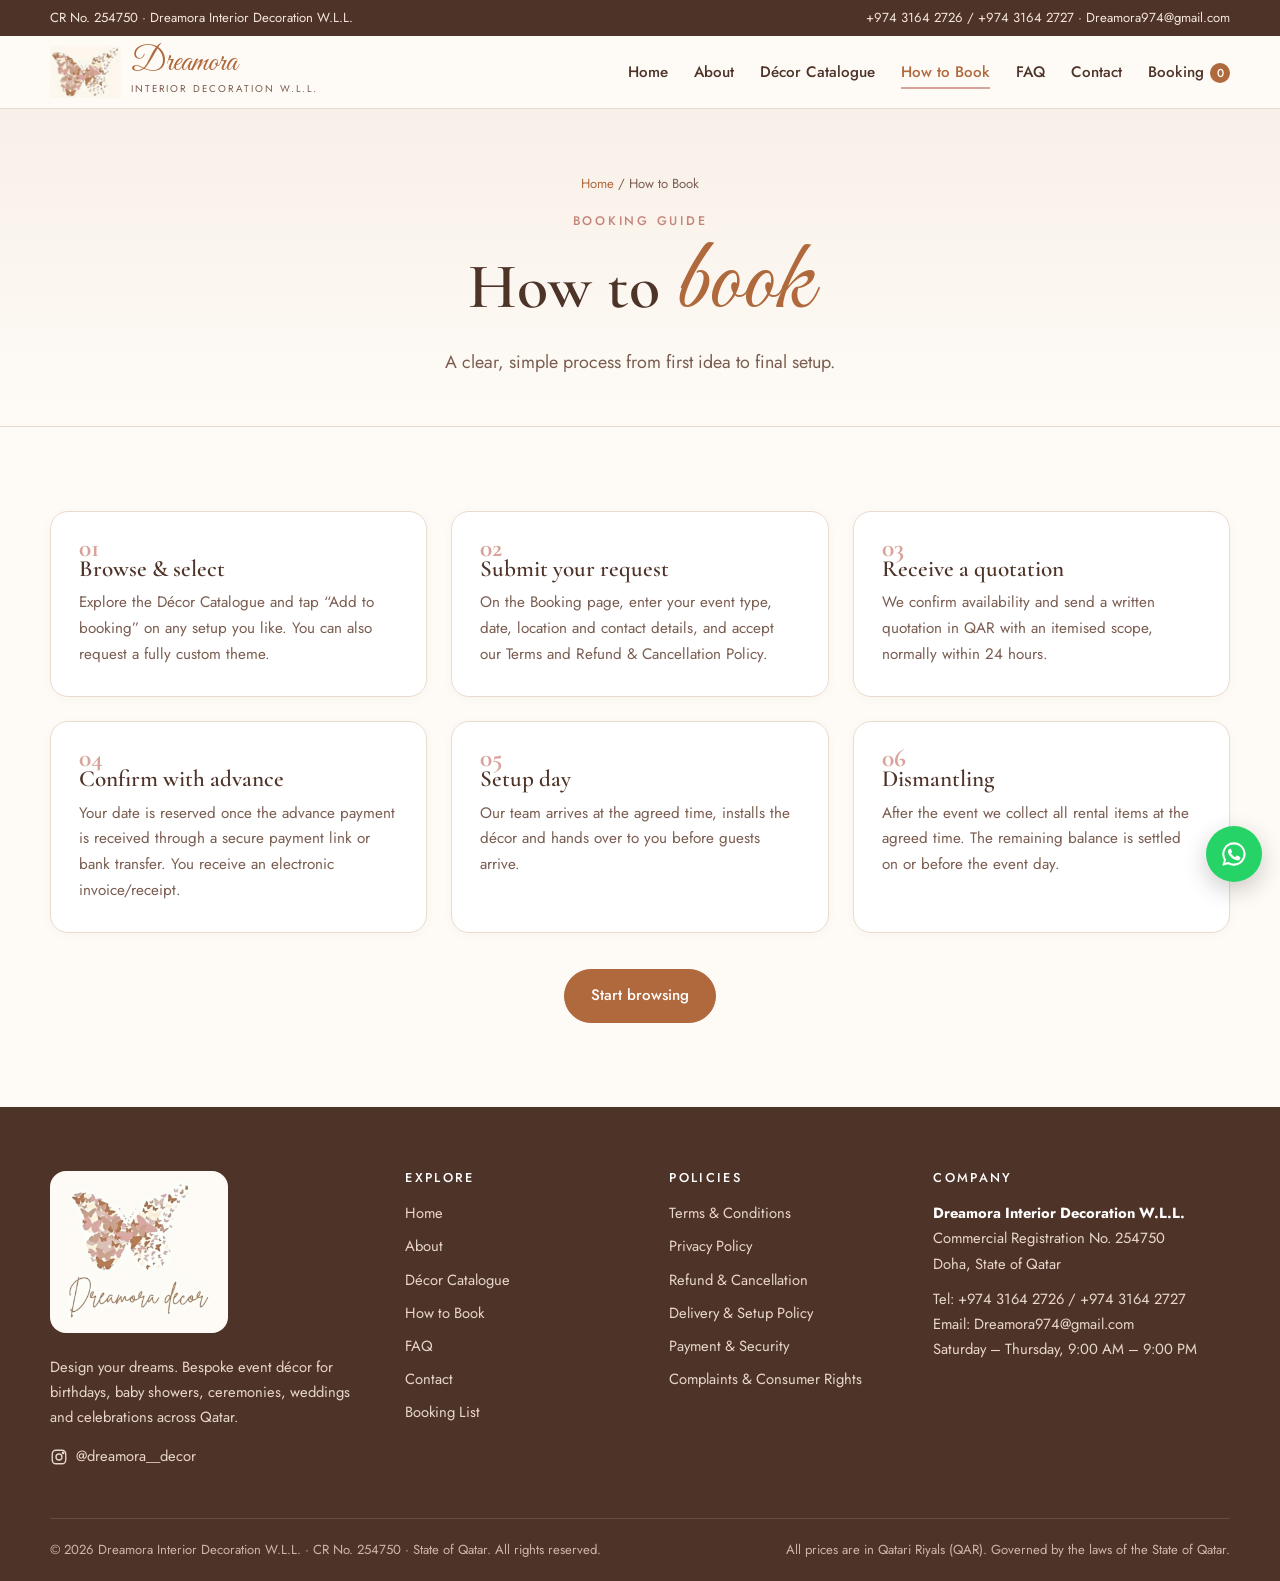
<file: how-it-works.html>
<!doctype html>
<html lang="en">
<head>
<meta charset="utf-8">
<meta name="viewport" content="width=device-width, initial-scale=1">
<title>How to Book | Dreamora Decor Qatar</title>
<meta name="description" content="How to book Dreamora event decoration online in Qatar – steps, payment, delivery and setup.">
<link rel="canonical" href="https://www.dreamora.qa/how-it-works.html">
<meta property="og:title" content="How to Book | Dreamora Decor">
<meta property="og:description" content="How to book Dreamora event decoration online in Qatar – steps, payment, delivery and setup.">
<meta property="og:image" content="https://www.dreamora.qa/assets/img/logo-full.jpg">
<meta name="theme-color" content="#FEFBF6">
<link rel="icon" href="assets/img/logo-mark.jpg">
<link rel="preconnect" href="https://fonts.googleapis.com"><link rel="preconnect" href="https://fonts.gstatic.com" crossorigin>
<link href="https://fonts.googleapis.com/css2?family=Cormorant+Garamond:wght@500;600;700&family=Great+Vibes&family=Jost:wght@300;400;500;600&display=swap" rel="stylesheet">
<link rel="stylesheet" href="assets/css/style.css">
<script type="application/ld+json">{"@context": "https://schema.org", "@type": "LocalBusiness", "name": "Dreamora Interior Decoration W.L.L.", "alternateName": "Dreamora Decor", "url": "https://www.dreamora.qa", "email": "Dreamora974@gmail.com", "telephone": "+974 3164 2726", "address": {"@type": "PostalAddress", "streetAddress": "Doha, State of Qatar", "addressLocality": "Doha", "addressCountry": "QA"}, "sameAs": ["https://www.instagram.com/dreamora__decor/"], "priceRange": "QAR"}</script>
</head>
<body>
<div class="topbar"><div class="container">
  <span>CR No. 254750 · Dreamora Interior Decoration W.L.L.</span>
  <span><a href="tel:+97431642726">+974 3164 2726</a> / <a href="tel:+97431642727">+974 3164 2727</a> · <a href="mailto:Dreamora974@gmail.com">Dreamora974@gmail.com</a></span>
</div></div>
<header class="site"><div class="container">
  <a class="brand" href="index.html" aria-label="Dreamora home"><img src="assets/img/logo-mark.jpg" alt="Dreamora butterfly logo"><span><span class="name">Dreamora</span><small>Interior Decoration W.L.L.</small></span></a>
  <nav class="main"><ul>
    <li><a href="index.html" class="">Home</a></li><li><a href="about.html" class="">About</a></li><li><a href="services.html" class="">Décor Catalogue</a></li><li><a href="how-it-works.html" class="active">How to Book</a></li><li><a href="faq.html" class="">FAQ</a></li><li><a href="contact.html" class="">Contact</a></li>
    <li><a href="booking.html" class="cart-link ">Booking <span class="cart-count">0</span></a></li>
  </ul></nav>
  <button class="menu-btn" aria-label="Menu">☰ Menu</button>
</div></header>
<main>
<section class="page-head"><div class="container">
<div class="crumbs"><a href="index.html">Home</a> / How to Book</div>
<span class="eyebrow">Booking guide</span><h1>How to <span class='script'>book</span></h1><p class="lead">A clear, simple process from first idea to final setup.</p></div></section>
<section><div class="container">
  <div class="grid g3 steps">
    <div class="card"><h3>Browse &amp; select</h3><p>Explore the Décor Catalogue and tap “Add to booking” on any setup you like. You can also request a fully custom theme.</p></div>
    <div class="card"><h3>Submit your request</h3><p>On the Booking page, enter your event type, date, location and contact details, and accept our Terms and Refund &amp; Cancellation Policy.</p></div>
    <div class="card"><h3>Receive a quotation</h3><p>We confirm availability and send a written quotation in QAR with an itemised scope, normally within 24 hours.</p></div>
    <div class="card"><h3>Confirm with advance</h3><p>Your date is reserved once the advance payment is received through a secure payment link or bank transfer. You receive an electronic invoice/receipt.</p></div>
    <div class="card"><h3>Setup day</h3><p>Our team arrives at the agreed time, installs the décor and hands over to you before guests arrive.</p></div>
    <div class="card"><h3>Dismantling</h3><p>After the event we collect all rental items at the agreed time. The remaining balance is settled on or before the event day.</p></div>
  </div>
  <p class="center" style="margin-top:36px"><a class="btn" href="services.html">Start browsing</a></p>
</div></section>
</main>
<footer class="site"><div class="container">
  <div class="f-grid">
    <div class="f-brand">
      <a href="index.html" style="display:inline-block;background:#FEFBF6;border-radius:16px;padding:10px 14px;margin-bottom:8px"><img src="assets/img/logo.jpg" alt="Dreamora Decor logo" style="width:150px;height:auto"></a>
      <p style="margin:6px 0 14px">Design your dreams. Bespoke event décor for birthdays, baby showers, ceremonies, weddings and celebrations across Qatar.</p>
      <a href="https://www.instagram.com/dreamora__decor/" target="_blank" rel="noopener" style="display:inline-flex;gap:8px;align-items:center"><svg width="18" height="18" viewBox="0 0 24 24" fill="none" stroke="currentColor" stroke-width="1.8"><rect x="3" y="3" width="18" height="18" rx="5"/><circle cx="12" cy="12" r="4"/><circle cx="17.5" cy="6.5" r="1" fill="currentColor"/></svg> @dreamora__decor</a>
    </div>
    <div><h4>Explore</h4><ul><li><a href="index.html">Home</a></li><li><a href="about.html">About</a></li><li><a href="services.html">Décor Catalogue</a></li><li><a href="how-it-works.html">How to Book</a></li><li><a href="faq.html">FAQ</a></li><li><a href="contact.html">Contact</a></li><li><a href="booking.html">Booking List</a></li></ul></div>
    <div><h4>Policies</h4><ul><li><a href="terms.html">Terms & Conditions</a></li><li><a href="privacy.html">Privacy Policy</a></li><li><a href="refund.html">Refund & Cancellation</a></li><li><a href="delivery.html">Delivery & Setup Policy</a></li><li><a href="payment.html">Payment & Security</a></li><li><a href="complaints.html">Complaints & Consumer Rights</a></li></ul></div>
    <div><h4>Company</h4>
      <p><strong style="color:#fff">Dreamora Interior Decoration W.L.L.</strong><br>Commercial Registration No. 254750<br>Doha, State of Qatar</p>
      <p style="margin-top:10px">Tel: <a href="tel:+97431642726">+974 3164 2726</a> / <a href="tel:+97431642727">+974 3164 2727</a><br>Email: <a href="mailto:Dreamora974@gmail.com">Dreamora974@gmail.com</a><br>Saturday – Thursday, 9:00 AM – 9:00 PM</p>
    </div>
  </div>
  <div class="f-legal">
    <span>© <span data-year></span> Dreamora Interior Decoration W.L.L. · CR No. 254750 · State of Qatar. All rights reserved.</span>
    <span>All prices are in Qatari Riyals (QAR). Governed by the laws of the State of Qatar.</span>
  </div>
</div></footer>
<a class="wa-float" href="https://wa.me/97431642726" target="_blank" rel="noopener" aria-label="Chat on WhatsApp"><svg width="28" height="28" viewBox="0 0 24 24" fill="#fff"><path d="M12 2a10 10 0 0 0-8.6 15.1L2 22l5-1.3A10 10 0 1 0 12 2zm0 18.2c-1.5 0-3-.4-4.3-1.2l-.3-.2-3 .8.8-2.9-.2-.3A8.2 8.2 0 1 1 12 20.2zm4.5-6.1c-.2-.1-1.5-.7-1.7-.8-.2-.1-.4-.1-.6.1l-.8 1c-.1.2-.3.2-.5.1a6.7 6.7 0 0 1-3.3-2.9c-.3-.4.2-.4.7-1.3.1-.2 0-.3 0-.5l-.8-1.8c-.2-.5-.4-.4-.6-.4h-.5a1 1 0 0 0-.7.3 3 3 0 0 0-.9 2.2 5.2 5.2 0 0 0 1.1 2.7 11.8 11.8 0 0 0 4.5 4c1.7.7 2.3.8 3.2.6.5-.1 1.5-.6 1.7-1.2.2-.6.2-1.1.2-1.2-.1-.1-.2-.2-.5-.3z"/></svg></a>
<script>window.DREAMORA_CONFIG={"email": "Dreamora974@gmail.com", "whatsapp": "+97431642726", "phone": "+974 3164 2726"};</script>
<script src="assets/js/catalogue.js"></script>
<script src="assets/js/main.js"></script>
</body></html>
</file>
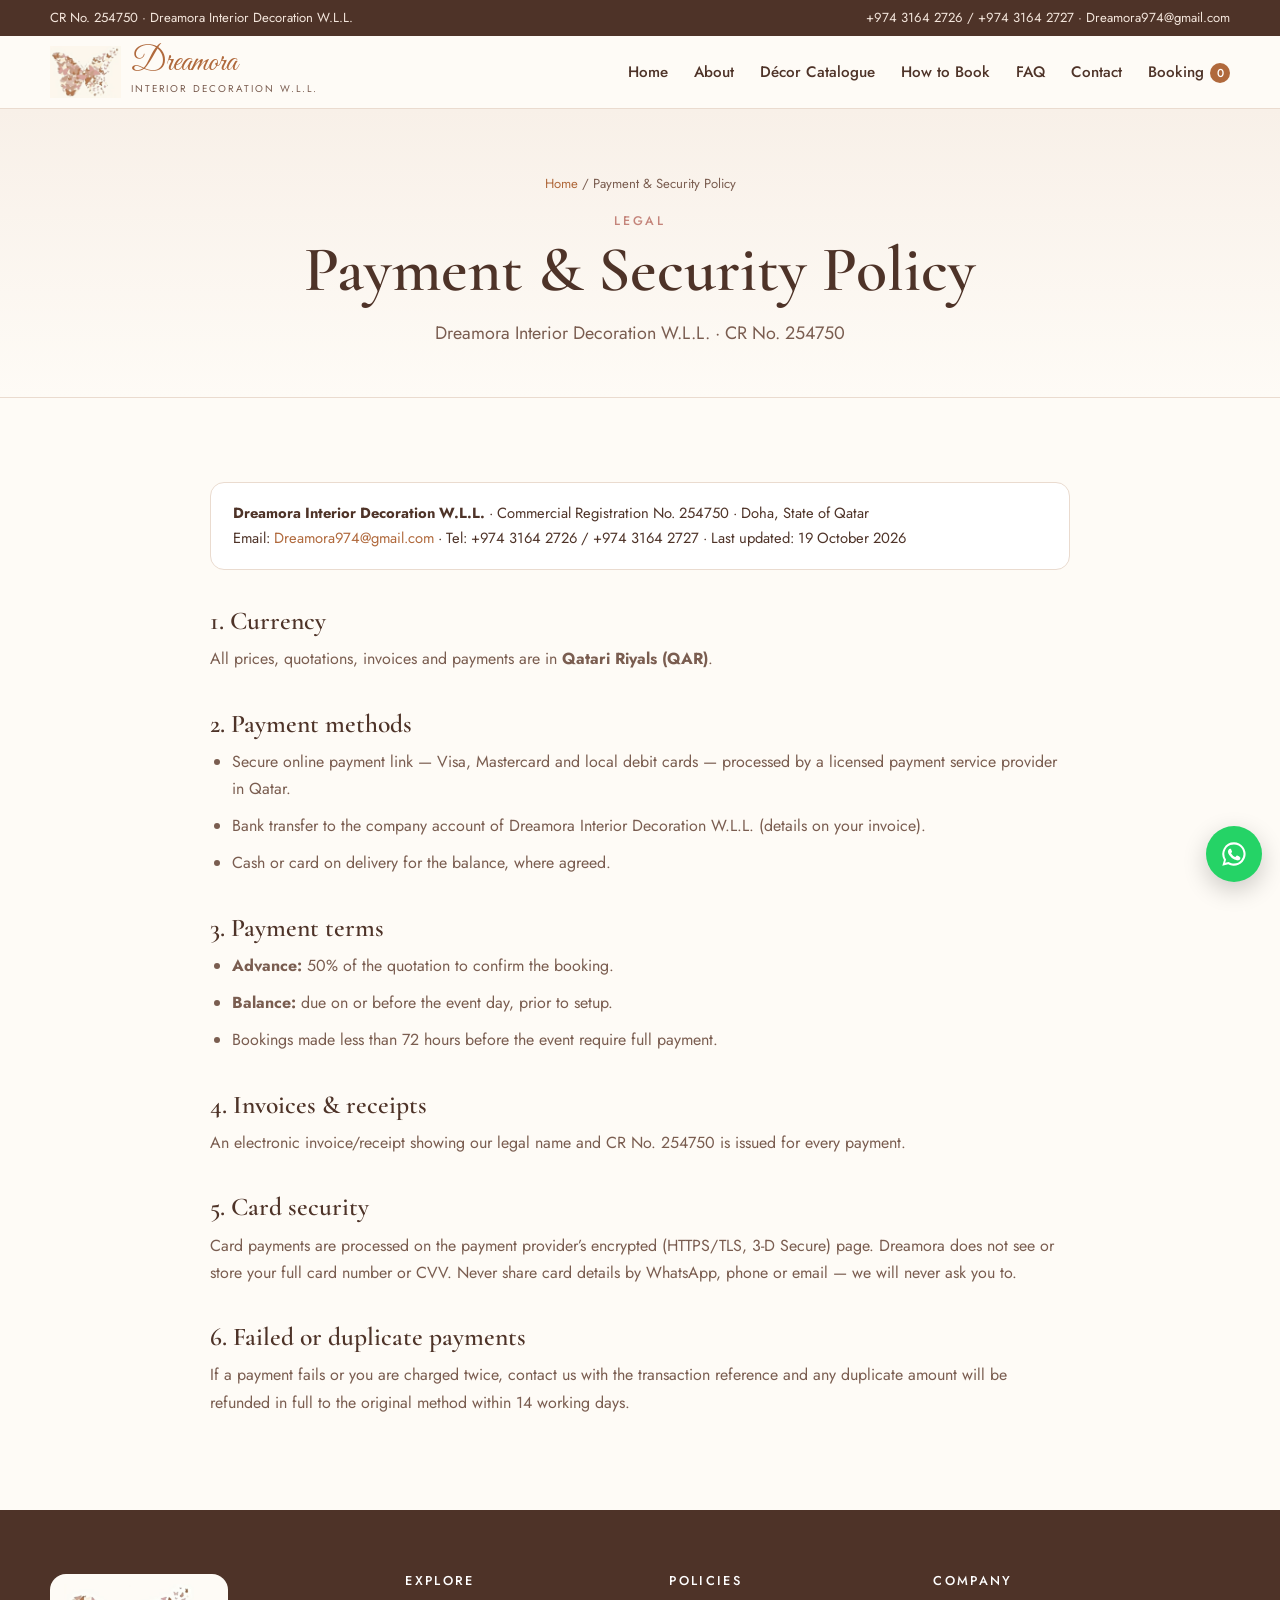
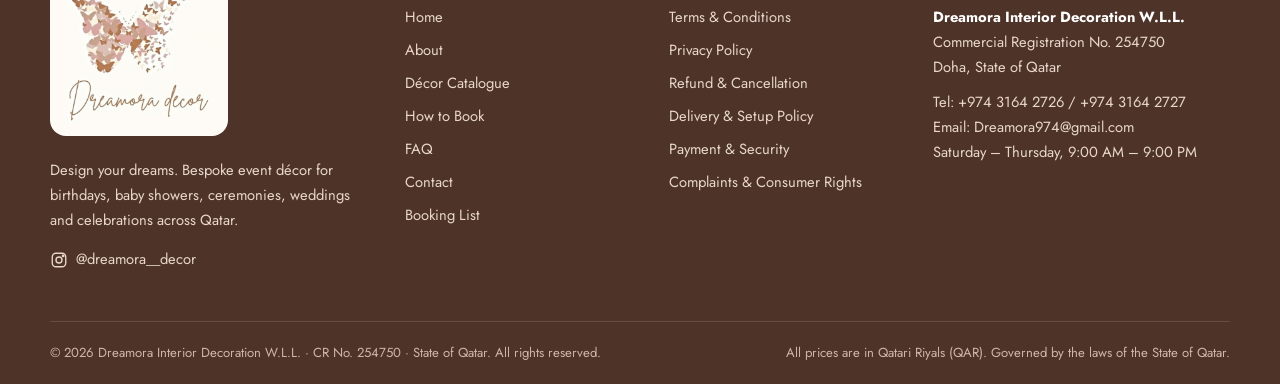
<file: payment.html>
<!doctype html>
<html lang="en">
<head>
<meta charset="utf-8">
<meta name="viewport" content="width=device-width, initial-scale=1">
<title>Payment &amp; Security Policy | Dreamora Decor Qatar</title>
<meta name="description" content="Accepted payment methods, payment terms and security for Dreamora bookings.">
<link rel="canonical" href="https://www.dreamora.qa/payment.html">
<meta property="og:title" content="Payment &amp; Security Policy | Dreamora Decor">
<meta property="og:description" content="Accepted payment methods, payment terms and security for Dreamora bookings.">
<meta property="og:image" content="https://www.dreamora.qa/assets/img/logo-full.jpg">
<meta name="theme-color" content="#FEFBF6">
<link rel="icon" href="assets/img/logo-mark.jpg">
<link rel="preconnect" href="https://fonts.googleapis.com"><link rel="preconnect" href="https://fonts.gstatic.com" crossorigin>
<link href="https://fonts.googleapis.com/css2?family=Cormorant+Garamond:wght@500;600;700&family=Great+Vibes&family=Jost:wght@300;400;500;600&display=swap" rel="stylesheet">
<link rel="stylesheet" href="assets/css/style.css">
<script type="application/ld+json">{"@context": "https://schema.org", "@type": "LocalBusiness", "name": "Dreamora Interior Decoration W.L.L.", "alternateName": "Dreamora Decor", "url": "https://www.dreamora.qa", "email": "Dreamora974@gmail.com", "telephone": "+974 3164 2726", "address": {"@type": "PostalAddress", "streetAddress": "Doha, State of Qatar", "addressLocality": "Doha", "addressCountry": "QA"}, "sameAs": ["https://www.instagram.com/dreamora__decor/"], "priceRange": "QAR"}</script>
</head>
<body>
<div class="topbar"><div class="container">
  <span>CR No. 254750 · Dreamora Interior Decoration W.L.L.</span>
  <span><a href="tel:+97431642726">+974 3164 2726</a> / <a href="tel:+97431642727">+974 3164 2727</a> · <a href="mailto:Dreamora974@gmail.com">Dreamora974@gmail.com</a></span>
</div></div>
<header class="site"><div class="container">
  <a class="brand" href="index.html" aria-label="Dreamora home"><img src="assets/img/logo-mark.jpg" alt="Dreamora butterfly logo"><span><span class="name">Dreamora</span><small>Interior Decoration W.L.L.</small></span></a>
  <nav class="main"><ul>
    <li><a href="index.html" class="">Home</a></li><li><a href="about.html" class="">About</a></li><li><a href="services.html" class="">Décor Catalogue</a></li><li><a href="how-it-works.html" class="">How to Book</a></li><li><a href="faq.html" class="">FAQ</a></li><li><a href="contact.html" class="">Contact</a></li>
    <li><a href="booking.html" class="cart-link ">Booking <span class="cart-count">0</span></a></li>
  </ul></nav>
  <button class="menu-btn" aria-label="Menu">☰ Menu</button>
</div></header>
<main>
<section class="page-head"><div class="container">
<div class="crumbs"><a href="index.html">Home</a> / Payment &amp; Security Policy</div>
<span class="eyebrow">Legal</span><h1>Payment &amp; Security Policy</h1><p class="lead">Dreamora Interior Decoration W.L.L. · CR No. 254750</p></div></section><section><div class="container legal"><div class="meta"><strong>Dreamora Interior Decoration W.L.L.</strong> · Commercial Registration No. 254750 · Doha, State of Qatar<br>
Email: <a href="mailto:Dreamora974@gmail.com">Dreamora974@gmail.com</a> · Tel: +974 3164 2726 / +974 3164 2727 · Last updated: 19 October 2026</div>
<h2>1. Currency</h2>
<p>All prices, quotations, invoices and payments are in <strong>Qatari Riyals (QAR)</strong>.</p>
<h2>2. Payment methods</h2>
<ul><li>Secure online payment link — Visa, Mastercard and local debit cards — processed by a licensed payment service provider in Qatar.</li><li>Bank transfer to the company account of Dreamora Interior Decoration W.L.L. (details on your invoice).</li><li>Cash or card on delivery for the balance, where agreed.</li></ul>
<h2>3. Payment terms</h2>
<ul><li><strong>Advance:</strong> 50% of the quotation to confirm the booking.</li><li><strong>Balance:</strong> due on or before the event day, prior to setup.</li><li>Bookings made less than 72 hours before the event require full payment.</li></ul>
<h2>4. Invoices &amp; receipts</h2>
<p>An electronic invoice/receipt showing our legal name and CR No. 254750 is issued for every payment.</p>
<h2>5. Card security</h2>
<p>Card payments are processed on the payment provider’s encrypted (HTTPS/TLS, 3-D Secure) page. Dreamora does not see or store your full card number or CVV. Never share card details by WhatsApp, phone or email — we will never ask you to.</p>
<h2>6. Failed or duplicate payments</h2>
<p>If a payment fails or you are charged twice, contact us with the transaction reference and any duplicate amount will be refunded in full to the original method within 14 working days.</p>
</div></section></main>
<footer class="site"><div class="container">
  <div class="f-grid">
    <div class="f-brand">
      <a href="index.html" style="display:inline-block;background:#FEFBF6;border-radius:16px;padding:10px 14px;margin-bottom:8px"><img src="assets/img/logo.jpg" alt="Dreamora Decor logo" style="width:150px;height:auto"></a>
      <p style="margin:6px 0 14px">Design your dreams. Bespoke event décor for birthdays, baby showers, ceremonies, weddings and celebrations across Qatar.</p>
      <a href="https://www.instagram.com/dreamora__decor/" target="_blank" rel="noopener" style="display:inline-flex;gap:8px;align-items:center"><svg width="18" height="18" viewBox="0 0 24 24" fill="none" stroke="currentColor" stroke-width="1.8"><rect x="3" y="3" width="18" height="18" rx="5"/><circle cx="12" cy="12" r="4"/><circle cx="17.5" cy="6.5" r="1" fill="currentColor"/></svg> @dreamora__decor</a>
    </div>
    <div><h4>Explore</h4><ul><li><a href="index.html">Home</a></li><li><a href="about.html">About</a></li><li><a href="services.html">Décor Catalogue</a></li><li><a href="how-it-works.html">How to Book</a></li><li><a href="faq.html">FAQ</a></li><li><a href="contact.html">Contact</a></li><li><a href="booking.html">Booking List</a></li></ul></div>
    <div><h4>Policies</h4><ul><li><a href="terms.html">Terms & Conditions</a></li><li><a href="privacy.html">Privacy Policy</a></li><li><a href="refund.html">Refund & Cancellation</a></li><li><a href="delivery.html">Delivery & Setup Policy</a></li><li><a href="payment.html">Payment & Security</a></li><li><a href="complaints.html">Complaints & Consumer Rights</a></li></ul></div>
    <div><h4>Company</h4>
      <p><strong style="color:#fff">Dreamora Interior Decoration W.L.L.</strong><br>Commercial Registration No. 254750<br>Doha, State of Qatar</p>
      <p style="margin-top:10px">Tel: <a href="tel:+97431642726">+974 3164 2726</a> / <a href="tel:+97431642727">+974 3164 2727</a><br>Email: <a href="mailto:Dreamora974@gmail.com">Dreamora974@gmail.com</a><br>Saturday – Thursday, 9:00 AM – 9:00 PM</p>
    </div>
  </div>
  <div class="f-legal">
    <span>© <span data-year></span> Dreamora Interior Decoration W.L.L. · CR No. 254750 · State of Qatar. All rights reserved.</span>
    <span>All prices are in Qatari Riyals (QAR). Governed by the laws of the State of Qatar.</span>
  </div>
</div></footer>
<a class="wa-float" href="https://wa.me/97431642726" target="_blank" rel="noopener" aria-label="Chat on WhatsApp"><svg width="28" height="28" viewBox="0 0 24 24" fill="#fff"><path d="M12 2a10 10 0 0 0-8.6 15.1L2 22l5-1.3A10 10 0 1 0 12 2zm0 18.2c-1.5 0-3-.4-4.3-1.2l-.3-.2-3 .8.8-2.9-.2-.3A8.2 8.2 0 1 1 12 20.2zm4.5-6.1c-.2-.1-1.5-.7-1.7-.8-.2-.1-.4-.1-.6.1l-.8 1c-.1.2-.3.2-.5.1a6.7 6.7 0 0 1-3.3-2.9c-.3-.4.2-.4.7-1.3.1-.2 0-.3 0-.5l-.8-1.8c-.2-.5-.4-.4-.6-.4h-.5a1 1 0 0 0-.7.3 3 3 0 0 0-.9 2.2 5.2 5.2 0 0 0 1.1 2.7 11.8 11.8 0 0 0 4.5 4c1.7.7 2.3.8 3.2.6.5-.1 1.5-.6 1.7-1.2.2-.6.2-1.1.2-1.2-.1-.1-.2-.2-.5-.3z"/></svg></a>
<script>window.DREAMORA_CONFIG={"email": "Dreamora974@gmail.com", "whatsapp": "+97431642726", "phone": "+974 3164 2726"};</script>
<script src="assets/js/catalogue.js"></script>
<script src="assets/js/main.js"></script>
</body></html>
</file>
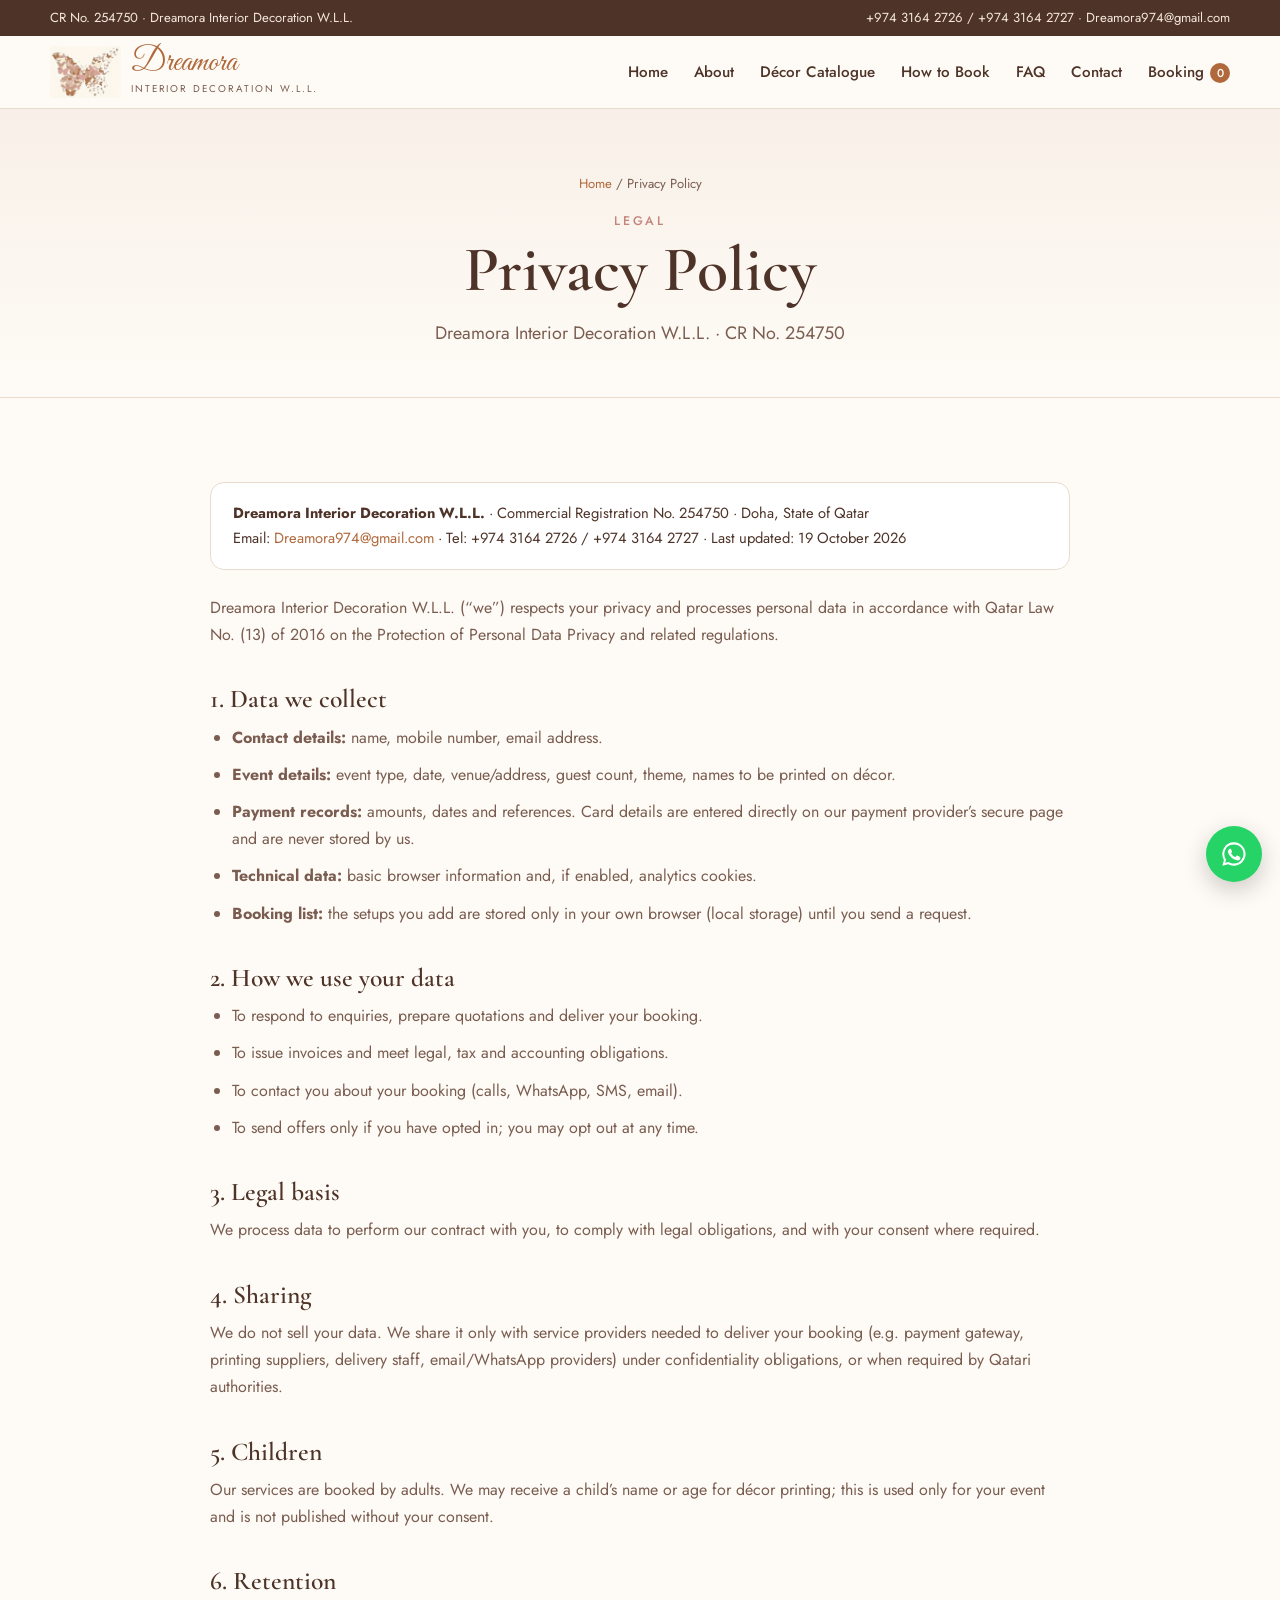
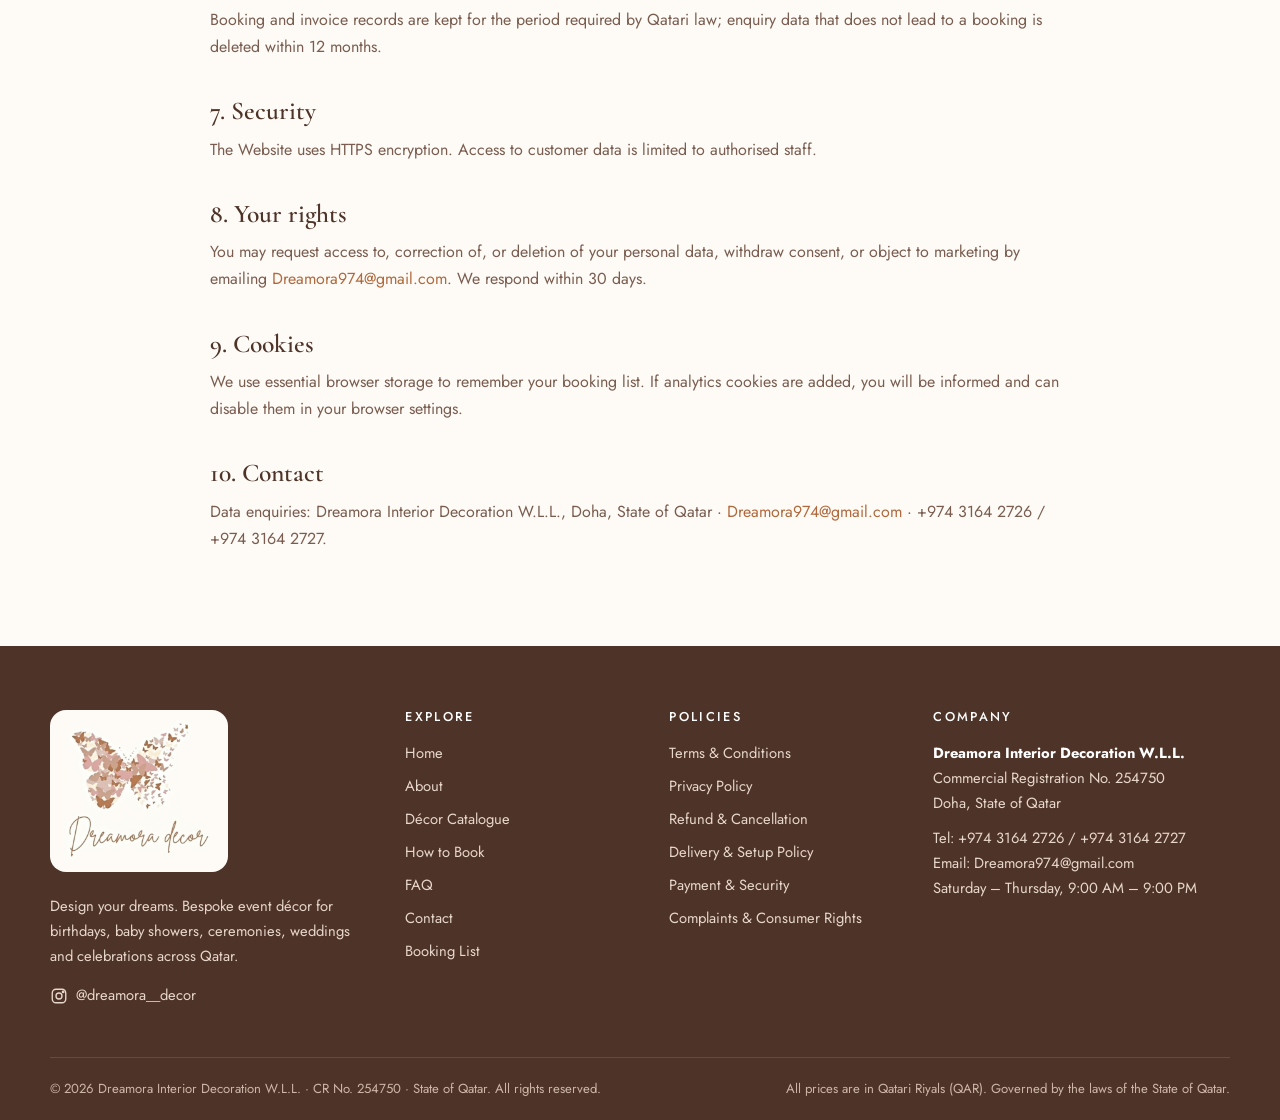
<file: privacy.html>
<!doctype html>
<html lang="en">
<head>
<meta charset="utf-8">
<meta name="viewport" content="width=device-width, initial-scale=1">
<title>Privacy Policy | Dreamora Decor Qatar</title>
<meta name="description" content="How Dreamora Interior Decoration W.L.L. collects, uses and protects personal data in line with Qatar's Personal Data Privacy Protection Law.">
<link rel="canonical" href="https://www.dreamora.qa/privacy.html">
<meta property="og:title" content="Privacy Policy | Dreamora Decor">
<meta property="og:description" content="How Dreamora Interior Decoration W.L.L. collects, uses and protects personal data in line with Qatar's Personal Data Privacy Protection Law.">
<meta property="og:image" content="https://www.dreamora.qa/assets/img/logo-full.jpg">
<meta name="theme-color" content="#FEFBF6">
<link rel="icon" href="assets/img/logo-mark.jpg">
<link rel="preconnect" href="https://fonts.googleapis.com"><link rel="preconnect" href="https://fonts.gstatic.com" crossorigin>
<link href="https://fonts.googleapis.com/css2?family=Cormorant+Garamond:wght@500;600;700&family=Great+Vibes&family=Jost:wght@300;400;500;600&display=swap" rel="stylesheet">
<link rel="stylesheet" href="assets/css/style.css">
<script type="application/ld+json">{"@context": "https://schema.org", "@type": "LocalBusiness", "name": "Dreamora Interior Decoration W.L.L.", "alternateName": "Dreamora Decor", "url": "https://www.dreamora.qa", "email": "Dreamora974@gmail.com", "telephone": "+974 3164 2726", "address": {"@type": "PostalAddress", "streetAddress": "Doha, State of Qatar", "addressLocality": "Doha", "addressCountry": "QA"}, "sameAs": ["https://www.instagram.com/dreamora__decor/"], "priceRange": "QAR"}</script>
</head>
<body>
<div class="topbar"><div class="container">
  <span>CR No. 254750 · Dreamora Interior Decoration W.L.L.</span>
  <span><a href="tel:+97431642726">+974 3164 2726</a> / <a href="tel:+97431642727">+974 3164 2727</a> · <a href="mailto:Dreamora974@gmail.com">Dreamora974@gmail.com</a></span>
</div></div>
<header class="site"><div class="container">
  <a class="brand" href="index.html" aria-label="Dreamora home"><img src="assets/img/logo-mark.jpg" alt="Dreamora butterfly logo"><span><span class="name">Dreamora</span><small>Interior Decoration W.L.L.</small></span></a>
  <nav class="main"><ul>
    <li><a href="index.html" class="">Home</a></li><li><a href="about.html" class="">About</a></li><li><a href="services.html" class="">Décor Catalogue</a></li><li><a href="how-it-works.html" class="">How to Book</a></li><li><a href="faq.html" class="">FAQ</a></li><li><a href="contact.html" class="">Contact</a></li>
    <li><a href="booking.html" class="cart-link ">Booking <span class="cart-count">0</span></a></li>
  </ul></nav>
  <button class="menu-btn" aria-label="Menu">☰ Menu</button>
</div></header>
<main>
<section class="page-head"><div class="container">
<div class="crumbs"><a href="index.html">Home</a> / Privacy Policy</div>
<span class="eyebrow">Legal</span><h1>Privacy Policy</h1><p class="lead">Dreamora Interior Decoration W.L.L. · CR No. 254750</p></div></section><section><div class="container legal"><div class="meta"><strong>Dreamora Interior Decoration W.L.L.</strong> · Commercial Registration No. 254750 · Doha, State of Qatar<br>
Email: <a href="mailto:Dreamora974@gmail.com">Dreamora974@gmail.com</a> · Tel: +974 3164 2726 / +974 3164 2727 · Last updated: 19 October 2026</div>
<p>Dreamora Interior Decoration W.L.L. (“we”) respects your privacy and processes personal data in accordance with Qatar Law No. (13) of 2016 on the Protection of Personal Data Privacy and related regulations.</p>
<h2>1. Data we collect</h2>
<ul><li><strong>Contact details:</strong> name, mobile number, email address.</li><li><strong>Event details:</strong> event type, date, venue/address, guest count, theme, names to be printed on décor.</li><li><strong>Payment records:</strong> amounts, dates and references. Card details are entered directly on our payment provider’s secure page and are never stored by us.</li><li><strong>Technical data:</strong> basic browser information and, if enabled, analytics cookies.</li><li><strong>Booking list:</strong> the setups you add are stored only in your own browser (local storage) until you send a request.</li></ul>
<h2>2. How we use your data</h2>
<ul><li>To respond to enquiries, prepare quotations and deliver your booking.</li><li>To issue invoices and meet legal, tax and accounting obligations.</li><li>To contact you about your booking (calls, WhatsApp, SMS, email).</li><li>To send offers only if you have opted in; you may opt out at any time.</li></ul>
<h2>3. Legal basis</h2>
<p>We process data to perform our contract with you, to comply with legal obligations, and with your consent where required.</p>
<h2>4. Sharing</h2>
<p>We do not sell your data. We share it only with service providers needed to deliver your booking (e.g. payment gateway, printing suppliers, delivery staff, email/WhatsApp providers) under confidentiality obligations, or when required by Qatari authorities.</p>
<h2>5. Children</h2>
<p>Our services are booked by adults. We may receive a child’s name or age for décor printing; this is used only for your event and is not published without your consent.</p>
<h2>6. Retention</h2>
<p>Booking and invoice records are kept for the period required by Qatari law; enquiry data that does not lead to a booking is deleted within 12 months.</p>
<h2>7. Security</h2>
<p>The Website uses HTTPS encryption. Access to customer data is limited to authorised staff.</p>
<h2>8. Your rights</h2>
<p>You may request access to, correction of, or deletion of your personal data, withdraw consent, or object to marketing by emailing <a href="mailto:Dreamora974@gmail.com">Dreamora974@gmail.com</a>. We respond within 30 days.</p>
<h2>9. Cookies</h2>
<p>We use essential browser storage to remember your booking list. If analytics cookies are added, you will be informed and can disable them in your browser settings.</p>
<h2>10. Contact</h2>
<p>Data enquiries: Dreamora Interior Decoration W.L.L., Doha, State of Qatar · <a href="mailto:Dreamora974@gmail.com">Dreamora974@gmail.com</a> · +974 3164 2726 / +974 3164 2727.</p>
</div></section></main>
<footer class="site"><div class="container">
  <div class="f-grid">
    <div class="f-brand">
      <a href="index.html" style="display:inline-block;background:#FEFBF6;border-radius:16px;padding:10px 14px;margin-bottom:8px"><img src="assets/img/logo.jpg" alt="Dreamora Decor logo" style="width:150px;height:auto"></a>
      <p style="margin:6px 0 14px">Design your dreams. Bespoke event décor for birthdays, baby showers, ceremonies, weddings and celebrations across Qatar.</p>
      <a href="https://www.instagram.com/dreamora__decor/" target="_blank" rel="noopener" style="display:inline-flex;gap:8px;align-items:center"><svg width="18" height="18" viewBox="0 0 24 24" fill="none" stroke="currentColor" stroke-width="1.8"><rect x="3" y="3" width="18" height="18" rx="5"/><circle cx="12" cy="12" r="4"/><circle cx="17.5" cy="6.5" r="1" fill="currentColor"/></svg> @dreamora__decor</a>
    </div>
    <div><h4>Explore</h4><ul><li><a href="index.html">Home</a></li><li><a href="about.html">About</a></li><li><a href="services.html">Décor Catalogue</a></li><li><a href="how-it-works.html">How to Book</a></li><li><a href="faq.html">FAQ</a></li><li><a href="contact.html">Contact</a></li><li><a href="booking.html">Booking List</a></li></ul></div>
    <div><h4>Policies</h4><ul><li><a href="terms.html">Terms & Conditions</a></li><li><a href="privacy.html">Privacy Policy</a></li><li><a href="refund.html">Refund & Cancellation</a></li><li><a href="delivery.html">Delivery & Setup Policy</a></li><li><a href="payment.html">Payment & Security</a></li><li><a href="complaints.html">Complaints & Consumer Rights</a></li></ul></div>
    <div><h4>Company</h4>
      <p><strong style="color:#fff">Dreamora Interior Decoration W.L.L.</strong><br>Commercial Registration No. 254750<br>Doha, State of Qatar</p>
      <p style="margin-top:10px">Tel: <a href="tel:+97431642726">+974 3164 2726</a> / <a href="tel:+97431642727">+974 3164 2727</a><br>Email: <a href="mailto:Dreamora974@gmail.com">Dreamora974@gmail.com</a><br>Saturday – Thursday, 9:00 AM – 9:00 PM</p>
    </div>
  </div>
  <div class="f-legal">
    <span>© <span data-year></span> Dreamora Interior Decoration W.L.L. · CR No. 254750 · State of Qatar. All rights reserved.</span>
    <span>All prices are in Qatari Riyals (QAR). Governed by the laws of the State of Qatar.</span>
  </div>
</div></footer>
<a class="wa-float" href="https://wa.me/97431642726" target="_blank" rel="noopener" aria-label="Chat on WhatsApp"><svg width="28" height="28" viewBox="0 0 24 24" fill="#fff"><path d="M12 2a10 10 0 0 0-8.6 15.1L2 22l5-1.3A10 10 0 1 0 12 2zm0 18.2c-1.5 0-3-.4-4.3-1.2l-.3-.2-3 .8.8-2.9-.2-.3A8.2 8.2 0 1 1 12 20.2zm4.5-6.1c-.2-.1-1.5-.7-1.7-.8-.2-.1-.4-.1-.6.1l-.8 1c-.1.2-.3.2-.5.1a6.7 6.7 0 0 1-3.3-2.9c-.3-.4.2-.4.7-1.3.1-.2 0-.3 0-.5l-.8-1.8c-.2-.5-.4-.4-.6-.4h-.5a1 1 0 0 0-.7.3 3 3 0 0 0-.9 2.2 5.2 5.2 0 0 0 1.1 2.7 11.8 11.8 0 0 0 4.5 4c1.7.7 2.3.8 3.2.6.5-.1 1.5-.6 1.7-1.2.2-.6.2-1.1.2-1.2-.1-.1-.2-.2-.5-.3z"/></svg></a>
<script>window.DREAMORA_CONFIG={"email": "Dreamora974@gmail.com", "whatsapp": "+97431642726", "phone": "+974 3164 2726"};</script>
<script src="assets/js/catalogue.js"></script>
<script src="assets/js/main.js"></script>
</body></html>
</file>
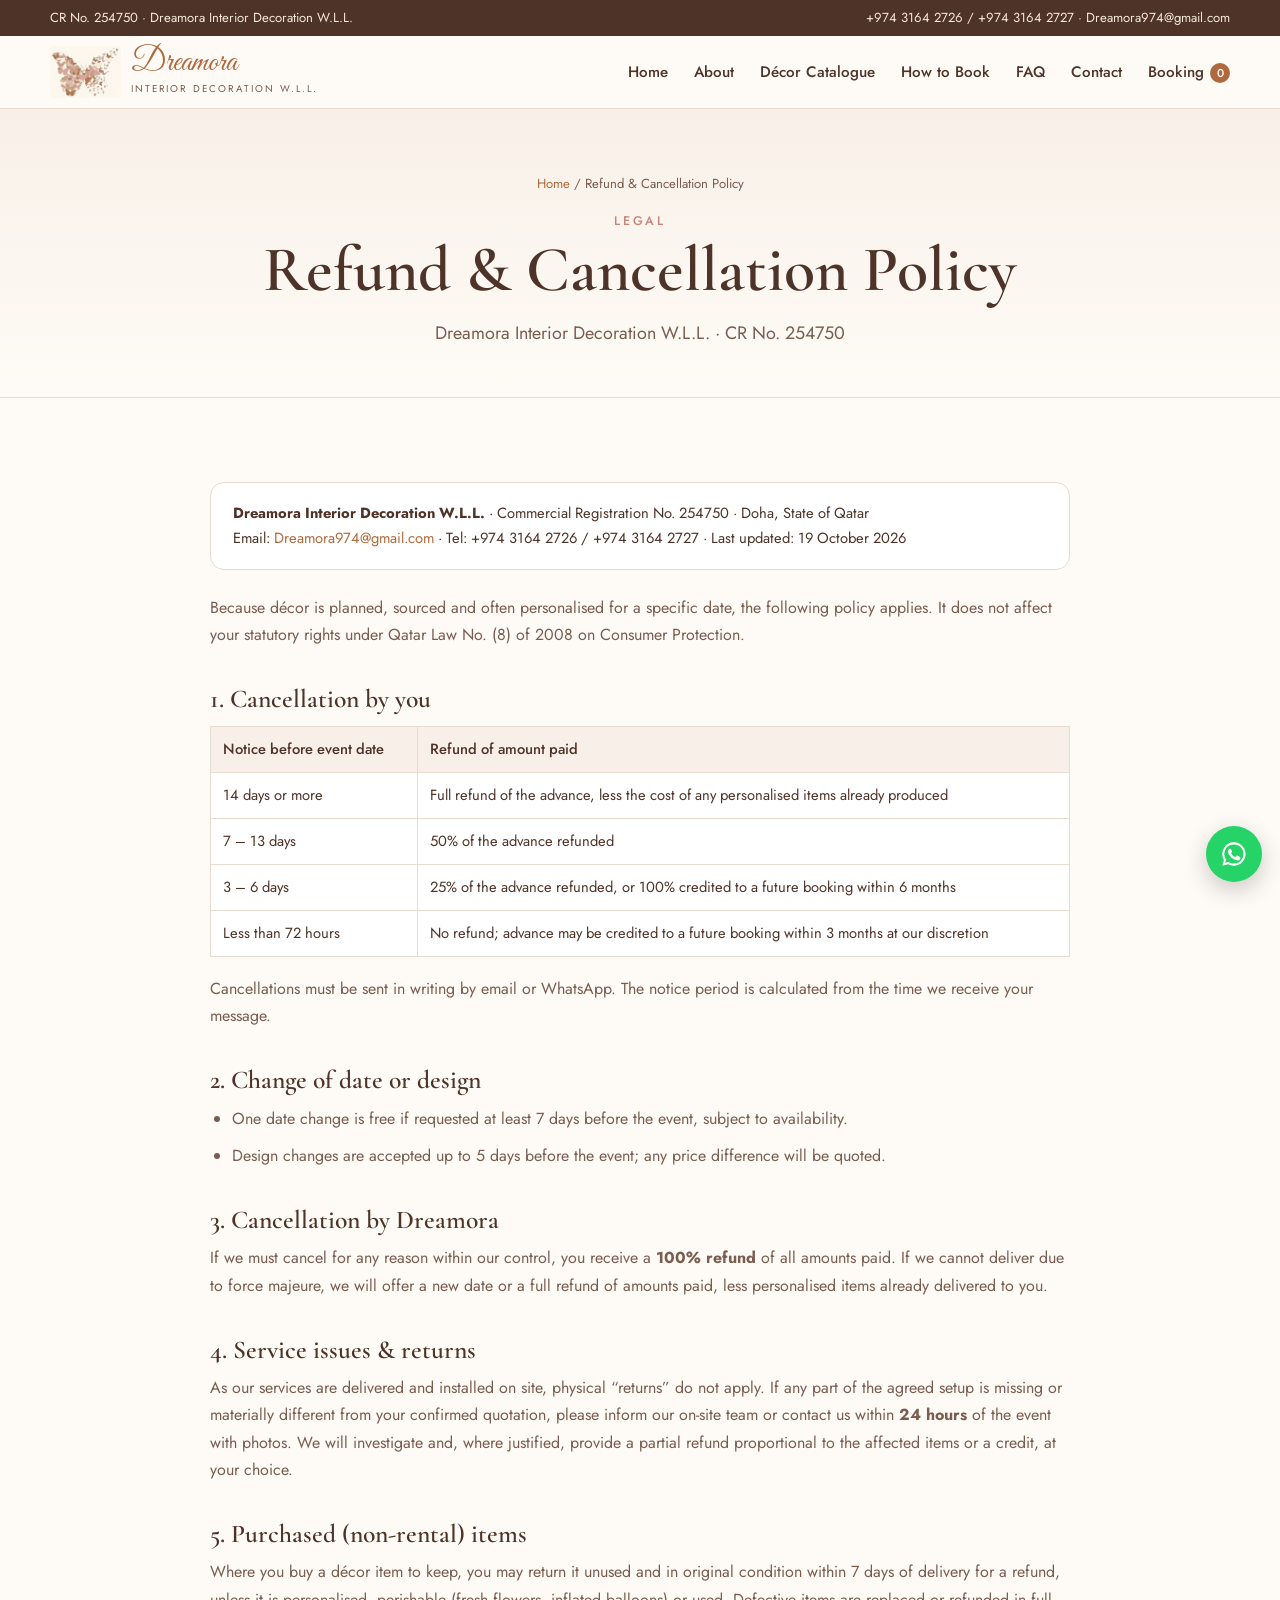
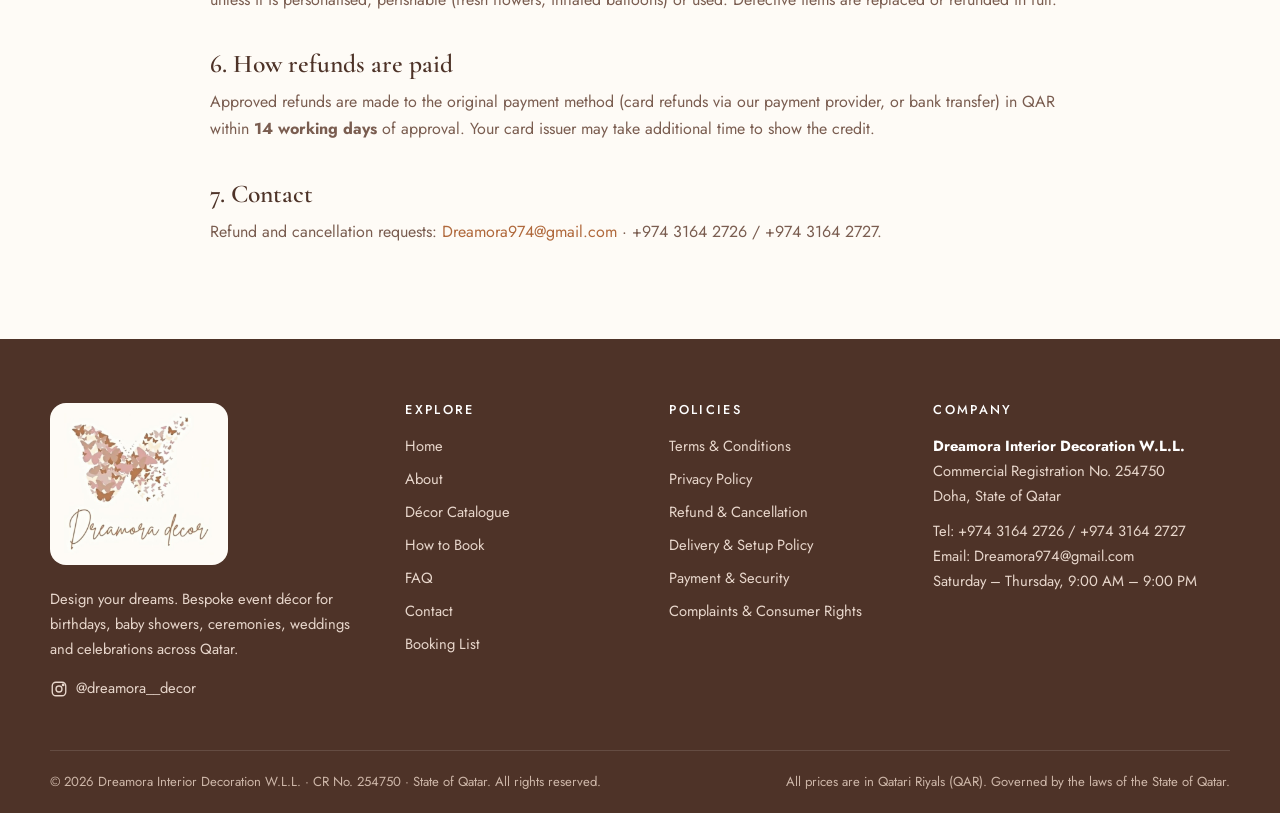
<file: refund.html>
<!doctype html>
<html lang="en">
<head>
<meta charset="utf-8">
<meta name="viewport" content="width=device-width, initial-scale=1">
<title>Refund &amp; Cancellation Policy | Dreamora Decor Qatar</title>
<meta name="description" content="Refund, return and cancellation policy for Dreamora event decoration bookings in Qatar.">
<link rel="canonical" href="https://www.dreamora.qa/refund.html">
<meta property="og:title" content="Refund &amp; Cancellation Policy | Dreamora Decor">
<meta property="og:description" content="Refund, return and cancellation policy for Dreamora event decoration bookings in Qatar.">
<meta property="og:image" content="https://www.dreamora.qa/assets/img/logo-full.jpg">
<meta name="theme-color" content="#FEFBF6">
<link rel="icon" href="assets/img/logo-mark.jpg">
<link rel="preconnect" href="https://fonts.googleapis.com"><link rel="preconnect" href="https://fonts.gstatic.com" crossorigin>
<link href="https://fonts.googleapis.com/css2?family=Cormorant+Garamond:wght@500;600;700&family=Great+Vibes&family=Jost:wght@300;400;500;600&display=swap" rel="stylesheet">
<link rel="stylesheet" href="assets/css/style.css">
<script type="application/ld+json">{"@context": "https://schema.org", "@type": "LocalBusiness", "name": "Dreamora Interior Decoration W.L.L.", "alternateName": "Dreamora Decor", "url": "https://www.dreamora.qa", "email": "Dreamora974@gmail.com", "telephone": "+974 3164 2726", "address": {"@type": "PostalAddress", "streetAddress": "Doha, State of Qatar", "addressLocality": "Doha", "addressCountry": "QA"}, "sameAs": ["https://www.instagram.com/dreamora__decor/"], "priceRange": "QAR"}</script>
</head>
<body>
<div class="topbar"><div class="container">
  <span>CR No. 254750 · Dreamora Interior Decoration W.L.L.</span>
  <span><a href="tel:+97431642726">+974 3164 2726</a> / <a href="tel:+97431642727">+974 3164 2727</a> · <a href="mailto:Dreamora974@gmail.com">Dreamora974@gmail.com</a></span>
</div></div>
<header class="site"><div class="container">
  <a class="brand" href="index.html" aria-label="Dreamora home"><img src="assets/img/logo-mark.jpg" alt="Dreamora butterfly logo"><span><span class="name">Dreamora</span><small>Interior Decoration W.L.L.</small></span></a>
  <nav class="main"><ul>
    <li><a href="index.html" class="">Home</a></li><li><a href="about.html" class="">About</a></li><li><a href="services.html" class="">Décor Catalogue</a></li><li><a href="how-it-works.html" class="">How to Book</a></li><li><a href="faq.html" class="">FAQ</a></li><li><a href="contact.html" class="">Contact</a></li>
    <li><a href="booking.html" class="cart-link ">Booking <span class="cart-count">0</span></a></li>
  </ul></nav>
  <button class="menu-btn" aria-label="Menu">☰ Menu</button>
</div></header>
<main>
<section class="page-head"><div class="container">
<div class="crumbs"><a href="index.html">Home</a> / Refund &amp; Cancellation Policy</div>
<span class="eyebrow">Legal</span><h1>Refund &amp; Cancellation Policy</h1><p class="lead">Dreamora Interior Decoration W.L.L. · CR No. 254750</p></div></section><section><div class="container legal"><div class="meta"><strong>Dreamora Interior Decoration W.L.L.</strong> · Commercial Registration No. 254750 · Doha, State of Qatar<br>
Email: <a href="mailto:Dreamora974@gmail.com">Dreamora974@gmail.com</a> · Tel: +974 3164 2726 / +974 3164 2727 · Last updated: 19 October 2026</div>
<p>Because décor is planned, sourced and often personalised for a specific date, the following policy applies. It does not affect your statutory rights under Qatar Law No. (8) of 2008 on Consumer Protection.</p>
<h2>1. Cancellation by you</h2>
<table class="t"><tr><th>Notice before event date</th><th>Refund of amount paid</th></tr>
<tr><td>14 days or more</td><td>Full refund of the advance, less the cost of any personalised items already produced</td></tr>
<tr><td>7 – 13 days</td><td>50% of the advance refunded</td></tr>
<tr><td>3 – 6 days</td><td>25% of the advance refunded, or 100% credited to a future booking within 6 months</td></tr>
<tr><td>Less than 72 hours</td><td>No refund; advance may be credited to a future booking within 3 months at our discretion</td></tr></table>
<p>Cancellations must be sent in writing by email or WhatsApp. The notice period is calculated from the time we receive your message.</p>
<h2>2. Change of date or design</h2>
<ul><li>One date change is free if requested at least 7 days before the event, subject to availability.</li><li>Design changes are accepted up to 5 days before the event; any price difference will be quoted.</li></ul>
<h2>3. Cancellation by Dreamora</h2>
<p>If we must cancel for any reason within our control, you receive a <strong>100% refund</strong> of all amounts paid. If we cannot deliver due to force majeure, we will offer a new date or a full refund of amounts paid, less personalised items already delivered to you.</p>
<h2>4. Service issues &amp; returns</h2>
<p>As our services are delivered and installed on site, physical “returns” do not apply. If any part of the agreed setup is missing or materially different from your confirmed quotation, please inform our on-site team or contact us within <strong>24 hours</strong> of the event with photos. We will investigate and, where justified, provide a partial refund proportional to the affected items or a credit, at your choice.</p>
<h2>5. Purchased (non-rental) items</h2>
<p>Where you buy a décor item to keep, you may return it unused and in original condition within 7 days of delivery for a refund, unless it is personalised, perishable (fresh flowers, inflated balloons) or used. Defective items are replaced or refunded in full.</p>
<h2>6. How refunds are paid</h2>
<p>Approved refunds are made to the original payment method (card refunds via our payment provider, or bank transfer) in QAR within <strong>14 working days</strong> of approval. Your card issuer may take additional time to show the credit.</p>
<h2>7. Contact</h2>
<p>Refund and cancellation requests: <a href="mailto:Dreamora974@gmail.com">Dreamora974@gmail.com</a> · +974 3164 2726 / +974 3164 2727.</p>
</div></section></main>
<footer class="site"><div class="container">
  <div class="f-grid">
    <div class="f-brand">
      <a href="index.html" style="display:inline-block;background:#FEFBF6;border-radius:16px;padding:10px 14px;margin-bottom:8px"><img src="assets/img/logo.jpg" alt="Dreamora Decor logo" style="width:150px;height:auto"></a>
      <p style="margin:6px 0 14px">Design your dreams. Bespoke event décor for birthdays, baby showers, ceremonies, weddings and celebrations across Qatar.</p>
      <a href="https://www.instagram.com/dreamora__decor/" target="_blank" rel="noopener" style="display:inline-flex;gap:8px;align-items:center"><svg width="18" height="18" viewBox="0 0 24 24" fill="none" stroke="currentColor" stroke-width="1.8"><rect x="3" y="3" width="18" height="18" rx="5"/><circle cx="12" cy="12" r="4"/><circle cx="17.5" cy="6.5" r="1" fill="currentColor"/></svg> @dreamora__decor</a>
    </div>
    <div><h4>Explore</h4><ul><li><a href="index.html">Home</a></li><li><a href="about.html">About</a></li><li><a href="services.html">Décor Catalogue</a></li><li><a href="how-it-works.html">How to Book</a></li><li><a href="faq.html">FAQ</a></li><li><a href="contact.html">Contact</a></li><li><a href="booking.html">Booking List</a></li></ul></div>
    <div><h4>Policies</h4><ul><li><a href="terms.html">Terms & Conditions</a></li><li><a href="privacy.html">Privacy Policy</a></li><li><a href="refund.html">Refund & Cancellation</a></li><li><a href="delivery.html">Delivery & Setup Policy</a></li><li><a href="payment.html">Payment & Security</a></li><li><a href="complaints.html">Complaints & Consumer Rights</a></li></ul></div>
    <div><h4>Company</h4>
      <p><strong style="color:#fff">Dreamora Interior Decoration W.L.L.</strong><br>Commercial Registration No. 254750<br>Doha, State of Qatar</p>
      <p style="margin-top:10px">Tel: <a href="tel:+97431642726">+974 3164 2726</a> / <a href="tel:+97431642727">+974 3164 2727</a><br>Email: <a href="mailto:Dreamora974@gmail.com">Dreamora974@gmail.com</a><br>Saturday – Thursday, 9:00 AM – 9:00 PM</p>
    </div>
  </div>
  <div class="f-legal">
    <span>© <span data-year></span> Dreamora Interior Decoration W.L.L. · CR No. 254750 · State of Qatar. All rights reserved.</span>
    <span>All prices are in Qatari Riyals (QAR). Governed by the laws of the State of Qatar.</span>
  </div>
</div></footer>
<a class="wa-float" href="https://wa.me/97431642726" target="_blank" rel="noopener" aria-label="Chat on WhatsApp"><svg width="28" height="28" viewBox="0 0 24 24" fill="#fff"><path d="M12 2a10 10 0 0 0-8.6 15.1L2 22l5-1.3A10 10 0 1 0 12 2zm0 18.2c-1.5 0-3-.4-4.3-1.2l-.3-.2-3 .8.8-2.9-.2-.3A8.2 8.2 0 1 1 12 20.2zm4.5-6.1c-.2-.1-1.5-.7-1.7-.8-.2-.1-.4-.1-.6.1l-.8 1c-.1.2-.3.2-.5.1a6.7 6.7 0 0 1-3.3-2.9c-.3-.4.2-.4.7-1.3.1-.2 0-.3 0-.5l-.8-1.8c-.2-.5-.4-.4-.6-.4h-.5a1 1 0 0 0-.7.3 3 3 0 0 0-.9 2.2 5.2 5.2 0 0 0 1.1 2.7 11.8 11.8 0 0 0 4.5 4c1.7.7 2.3.8 3.2.6.5-.1 1.5-.6 1.7-1.2.2-.6.2-1.1.2-1.2-.1-.1-.2-.2-.5-.3z"/></svg></a>
<script>window.DREAMORA_CONFIG={"email": "Dreamora974@gmail.com", "whatsapp": "+97431642726", "phone": "+974 3164 2726"};</script>
<script src="assets/js/catalogue.js"></script>
<script src="assets/js/main.js"></script>
</body></html>
</file>
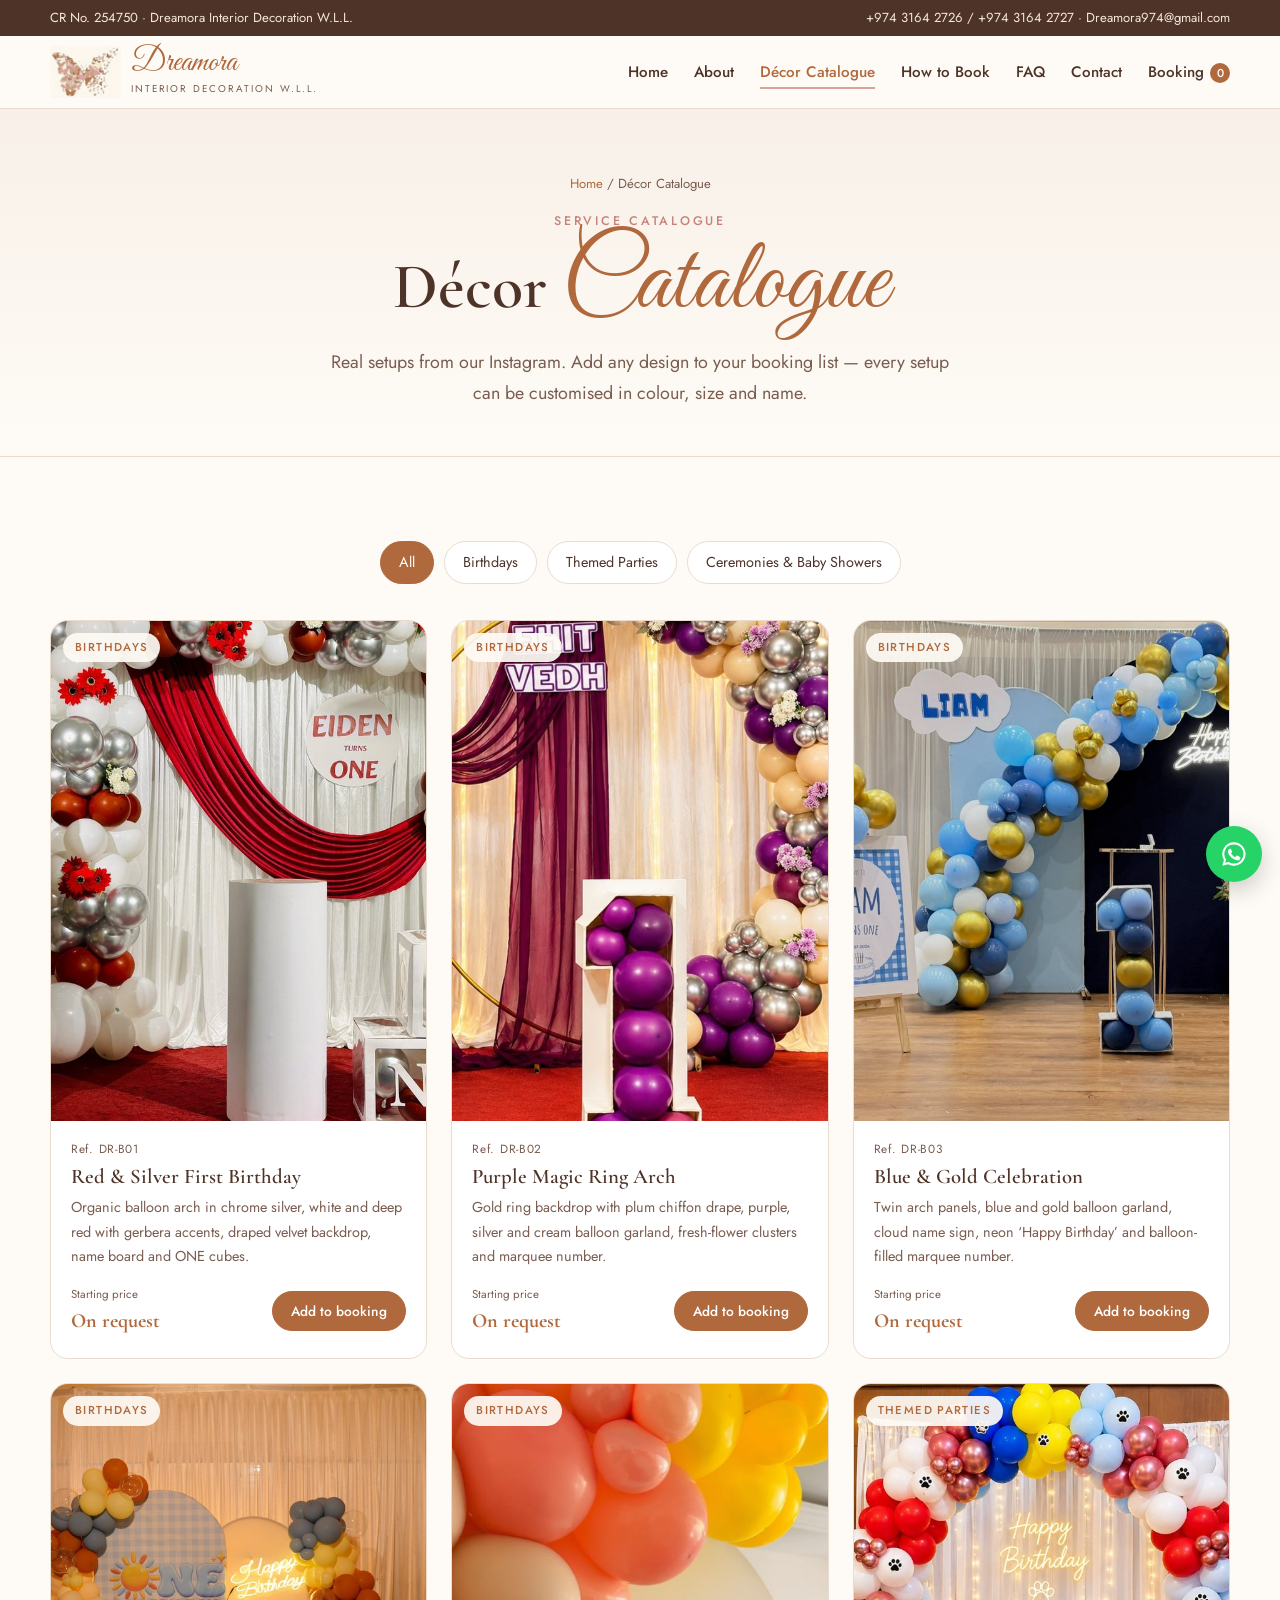
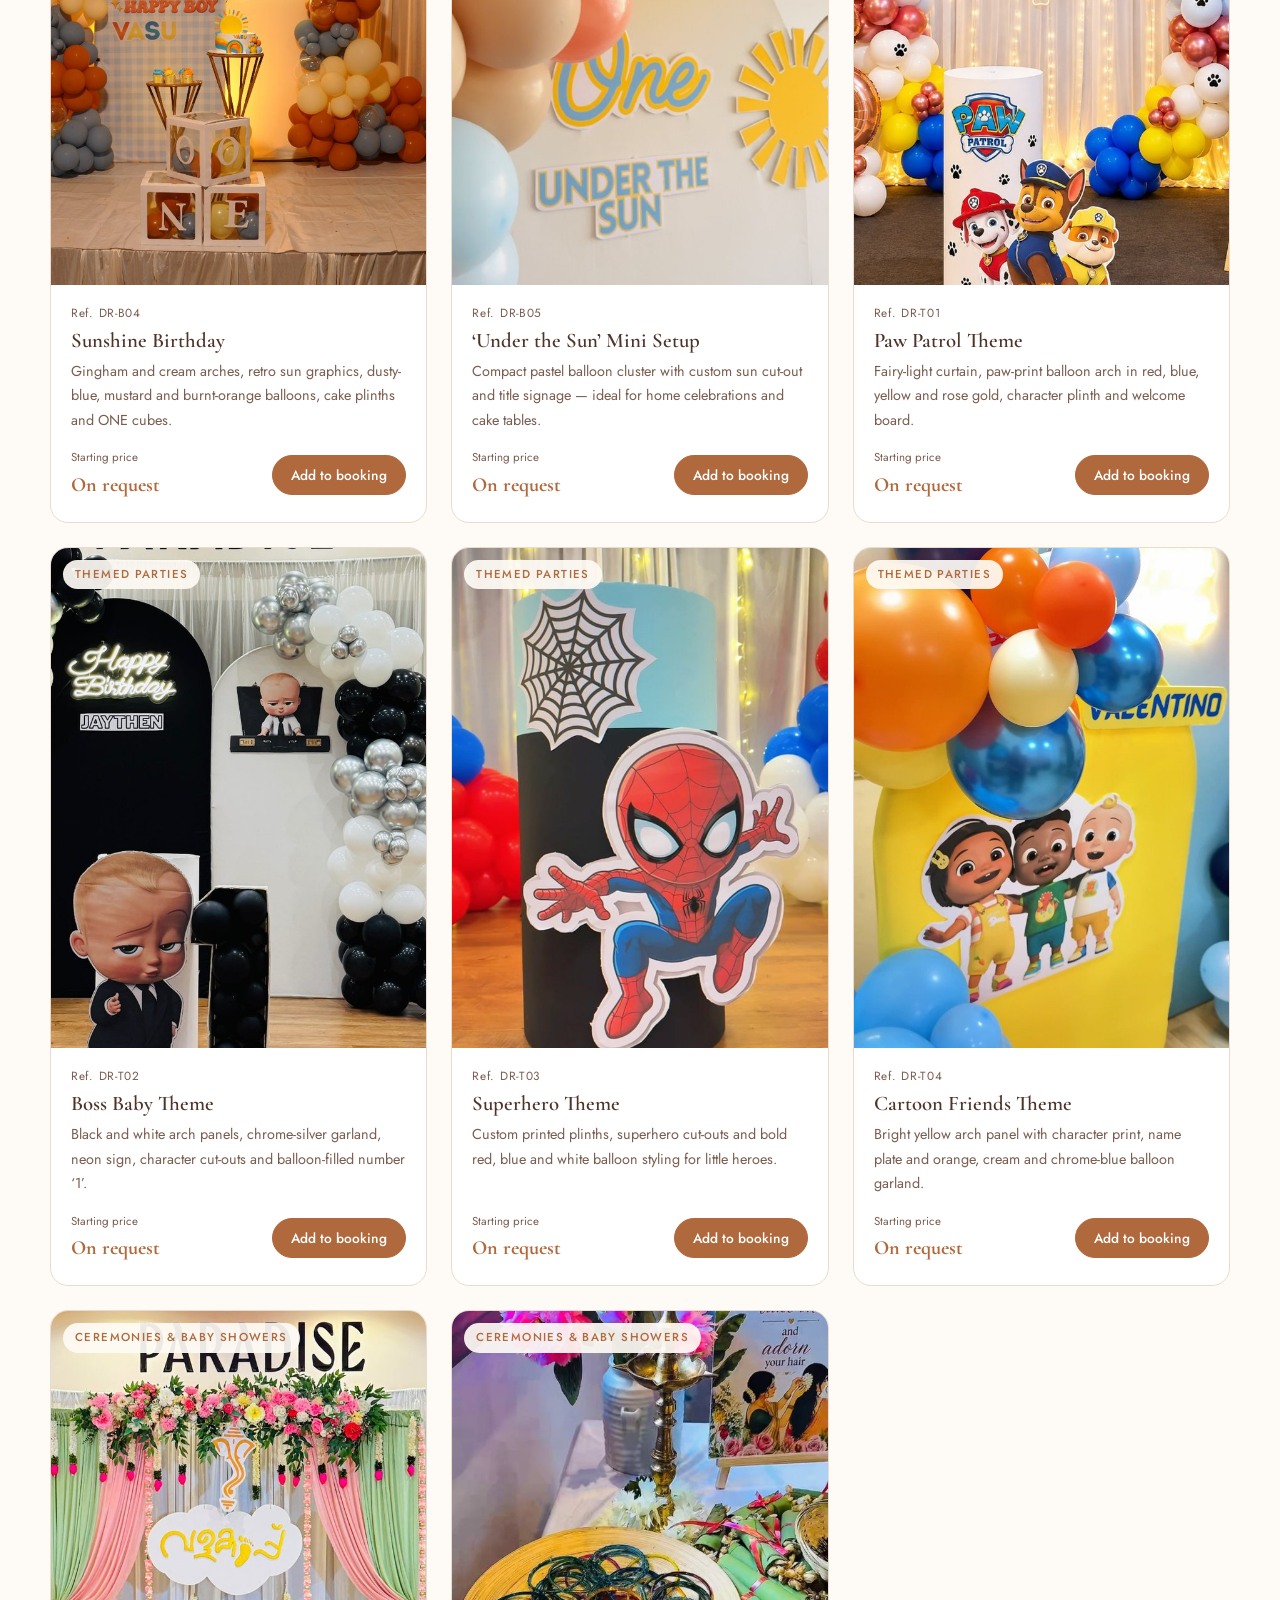
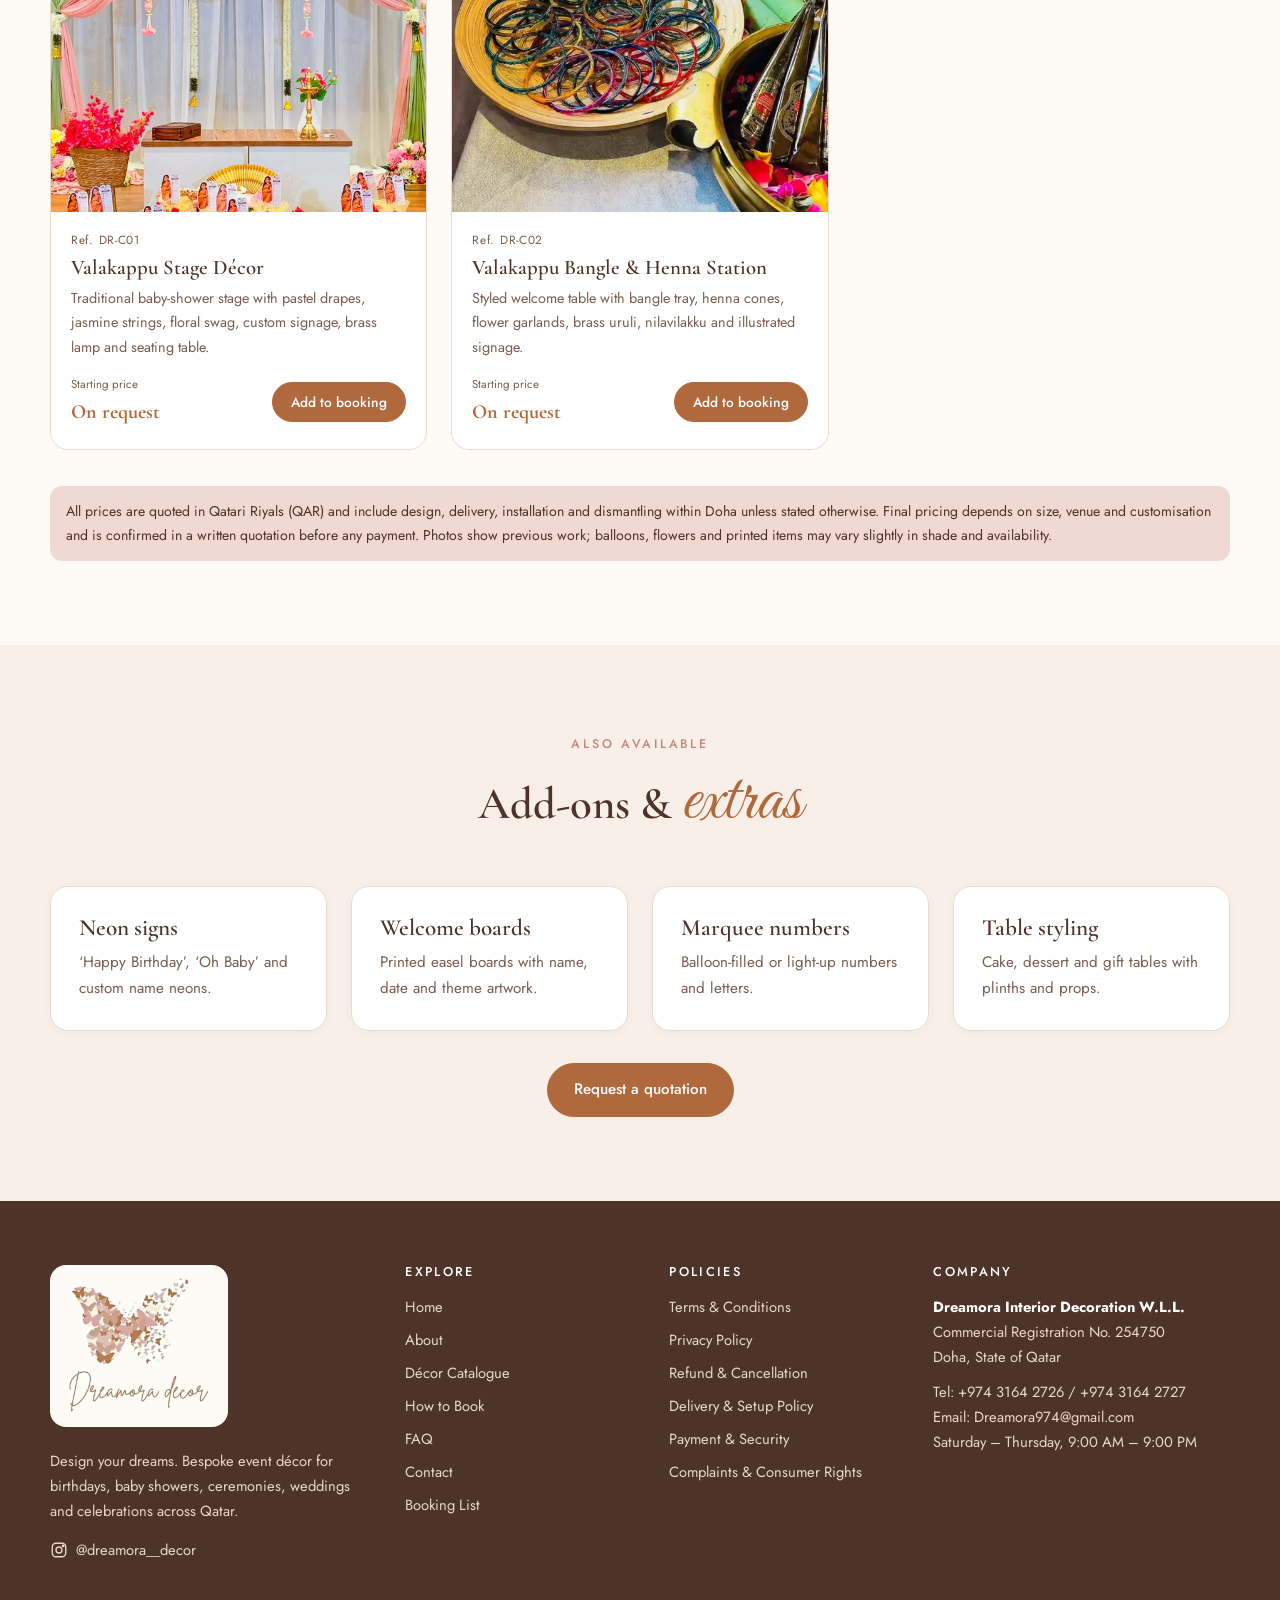
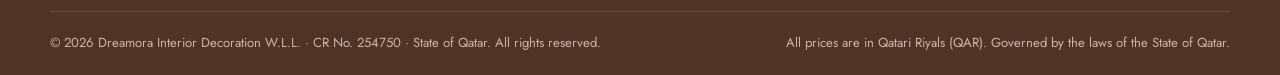
<file: services.html>
<!doctype html>
<html lang="en">
<head>
<meta charset="utf-8">
<meta name="viewport" content="width=device-width, initial-scale=1">
<title>Décor Catalogue | Dreamora Decor Qatar</title>
<meta name="description" content="Browse Dreamora's event decoration catalogue – birthday, themed party, valakappu and ceremony setups in Qatar. Prices in QAR.">
<link rel="canonical" href="https://www.dreamora.qa/services.html">
<meta property="og:title" content="Décor Catalogue | Dreamora Decor">
<meta property="og:description" content="Browse Dreamora's event decoration catalogue – birthday, themed party, valakappu and ceremony setups in Qatar. Prices in QAR.">
<meta property="og:image" content="https://www.dreamora.qa/assets/img/logo-full.jpg">
<meta name="theme-color" content="#FEFBF6">
<link rel="icon" href="assets/img/logo-mark.jpg">
<link rel="preconnect" href="https://fonts.googleapis.com"><link rel="preconnect" href="https://fonts.gstatic.com" crossorigin>
<link href="https://fonts.googleapis.com/css2?family=Cormorant+Garamond:wght@500;600;700&family=Great+Vibes&family=Jost:wght@300;400;500;600&display=swap" rel="stylesheet">
<link rel="stylesheet" href="assets/css/style.css">
<script type="application/ld+json">{"@context": "https://schema.org", "@type": "LocalBusiness", "name": "Dreamora Interior Decoration W.L.L.", "alternateName": "Dreamora Decor", "url": "https://www.dreamora.qa", "email": "Dreamora974@gmail.com", "telephone": "+974 3164 2726", "address": {"@type": "PostalAddress", "streetAddress": "Doha, State of Qatar", "addressLocality": "Doha", "addressCountry": "QA"}, "sameAs": ["https://www.instagram.com/dreamora__decor/"], "priceRange": "QAR"}</script>
</head>
<body>
<div class="topbar"><div class="container">
  <span>CR No. 254750 · Dreamora Interior Decoration W.L.L.</span>
  <span><a href="tel:+97431642726">+974 3164 2726</a> / <a href="tel:+97431642727">+974 3164 2727</a> · <a href="mailto:Dreamora974@gmail.com">Dreamora974@gmail.com</a></span>
</div></div>
<header class="site"><div class="container">
  <a class="brand" href="index.html" aria-label="Dreamora home"><img src="assets/img/logo-mark.jpg" alt="Dreamora butterfly logo"><span><span class="name">Dreamora</span><small>Interior Decoration W.L.L.</small></span></a>
  <nav class="main"><ul>
    <li><a href="index.html" class="">Home</a></li><li><a href="about.html" class="">About</a></li><li><a href="services.html" class="active">Décor Catalogue</a></li><li><a href="how-it-works.html" class="">How to Book</a></li><li><a href="faq.html" class="">FAQ</a></li><li><a href="contact.html" class="">Contact</a></li>
    <li><a href="booking.html" class="cart-link ">Booking <span class="cart-count">0</span></a></li>
  </ul></nav>
  <button class="menu-btn" aria-label="Menu">☰ Menu</button>
</div></header>
<main>
<section class="page-head"><div class="container">
<div class="crumbs"><a href="index.html">Home</a> / Décor Catalogue</div>
<span class="eyebrow">Service catalogue</span><h1>Décor <span class='script'>Catalogue</span></h1><p class="lead">Real setups from our Instagram. Add any design to your booking list — every setup can be customised in colour, size and name.</p></div></section>
<section><div class="container">
  <div class="filters" data-filters></div>
  <div class="grid g3" data-catalogue></div>
  <div class="note" style="margin-top:36px">All prices are quoted in Qatari Riyals (QAR) and include design, delivery, installation and dismantling within Doha unless stated otherwise. Final pricing depends on size, venue and customisation and is confirmed in a written quotation before any payment. Photos show previous work; balloons, flowers and printed items may vary slightly in shade and availability.</div>
</div></section>
<section class="alt"><div class="container">
  <div class="section-head"><span class="eyebrow">Also available</span><h2>Add-ons &amp; <span class="script">extras</span></h2></div>
  <div class="grid g4">
    <div class="card"><h3>Neon signs</h3><p>‘Happy Birthday’, ‘Oh Baby’ and custom name neons.</p></div>
    <div class="card"><h3>Welcome boards</h3><p>Printed easel boards with name, date and theme artwork.</p></div>
    <div class="card"><h3>Marquee numbers</h3><p>Balloon-filled or light-up numbers and letters.</p></div>
    <div class="card"><h3>Table styling</h3><p>Cake, dessert and gift tables with plinths and props.</p></div>
  </div>
  <p class="center" style="margin-top:32px"><a class="btn" href="booking.html">Request a quotation</a></p>
</div></section>
</main>
<footer class="site"><div class="container">
  <div class="f-grid">
    <div class="f-brand">
      <a href="index.html" style="display:inline-block;background:#FEFBF6;border-radius:16px;padding:10px 14px;margin-bottom:8px"><img src="assets/img/logo.jpg" alt="Dreamora Decor logo" style="width:150px;height:auto"></a>
      <p style="margin:6px 0 14px">Design your dreams. Bespoke event décor for birthdays, baby showers, ceremonies, weddings and celebrations across Qatar.</p>
      <a href="https://www.instagram.com/dreamora__decor/" target="_blank" rel="noopener" style="display:inline-flex;gap:8px;align-items:center"><svg width="18" height="18" viewBox="0 0 24 24" fill="none" stroke="currentColor" stroke-width="1.8"><rect x="3" y="3" width="18" height="18" rx="5"/><circle cx="12" cy="12" r="4"/><circle cx="17.5" cy="6.5" r="1" fill="currentColor"/></svg> @dreamora__decor</a>
    </div>
    <div><h4>Explore</h4><ul><li><a href="index.html">Home</a></li><li><a href="about.html">About</a></li><li><a href="services.html">Décor Catalogue</a></li><li><a href="how-it-works.html">How to Book</a></li><li><a href="faq.html">FAQ</a></li><li><a href="contact.html">Contact</a></li><li><a href="booking.html">Booking List</a></li></ul></div>
    <div><h4>Policies</h4><ul><li><a href="terms.html">Terms & Conditions</a></li><li><a href="privacy.html">Privacy Policy</a></li><li><a href="refund.html">Refund & Cancellation</a></li><li><a href="delivery.html">Delivery & Setup Policy</a></li><li><a href="payment.html">Payment & Security</a></li><li><a href="complaints.html">Complaints & Consumer Rights</a></li></ul></div>
    <div><h4>Company</h4>
      <p><strong style="color:#fff">Dreamora Interior Decoration W.L.L.</strong><br>Commercial Registration No. 254750<br>Doha, State of Qatar</p>
      <p style="margin-top:10px">Tel: <a href="tel:+97431642726">+974 3164 2726</a> / <a href="tel:+97431642727">+974 3164 2727</a><br>Email: <a href="mailto:Dreamora974@gmail.com">Dreamora974@gmail.com</a><br>Saturday – Thursday, 9:00 AM – 9:00 PM</p>
    </div>
  </div>
  <div class="f-legal">
    <span>© <span data-year></span> Dreamora Interior Decoration W.L.L. · CR No. 254750 · State of Qatar. All rights reserved.</span>
    <span>All prices are in Qatari Riyals (QAR). Governed by the laws of the State of Qatar.</span>
  </div>
</div></footer>
<a class="wa-float" href="https://wa.me/97431642726" target="_blank" rel="noopener" aria-label="Chat on WhatsApp"><svg width="28" height="28" viewBox="0 0 24 24" fill="#fff"><path d="M12 2a10 10 0 0 0-8.6 15.1L2 22l5-1.3A10 10 0 1 0 12 2zm0 18.2c-1.5 0-3-.4-4.3-1.2l-.3-.2-3 .8.8-2.9-.2-.3A8.2 8.2 0 1 1 12 20.2zm4.5-6.1c-.2-.1-1.5-.7-1.7-.8-.2-.1-.4-.1-.6.1l-.8 1c-.1.2-.3.2-.5.1a6.7 6.7 0 0 1-3.3-2.9c-.3-.4.2-.4.7-1.3.1-.2 0-.3 0-.5l-.8-1.8c-.2-.5-.4-.4-.6-.4h-.5a1 1 0 0 0-.7.3 3 3 0 0 0-.9 2.2 5.2 5.2 0 0 0 1.1 2.7 11.8 11.8 0 0 0 4.5 4c1.7.7 2.3.8 3.2.6.5-.1 1.5-.6 1.7-1.2.2-.6.2-1.1.2-1.2-.1-.1-.2-.2-.5-.3z"/></svg></a>
<script>window.DREAMORA_CONFIG={"email": "Dreamora974@gmail.com", "whatsapp": "+97431642726", "phone": "+974 3164 2726"};</script>
<script src="assets/js/catalogue.js"></script>
<script src="assets/js/main.js"></script>
</body></html>
</file>
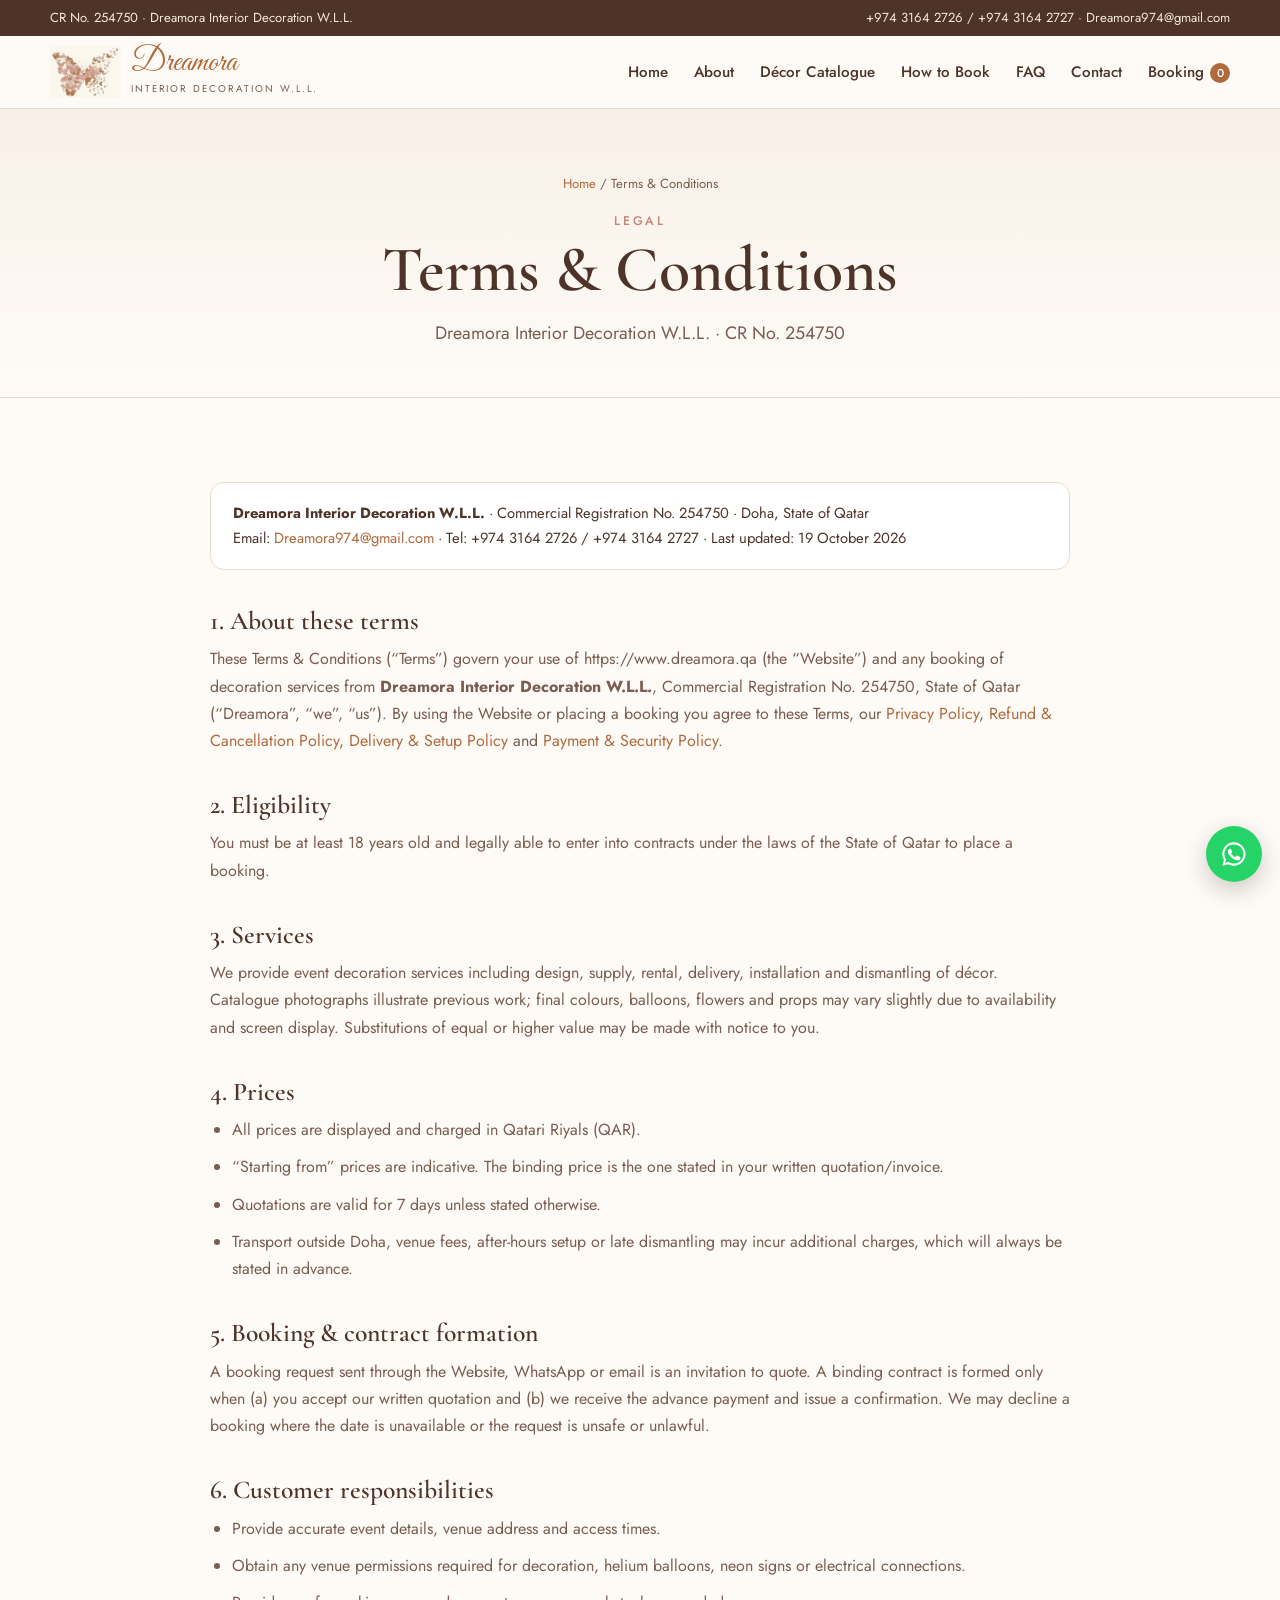
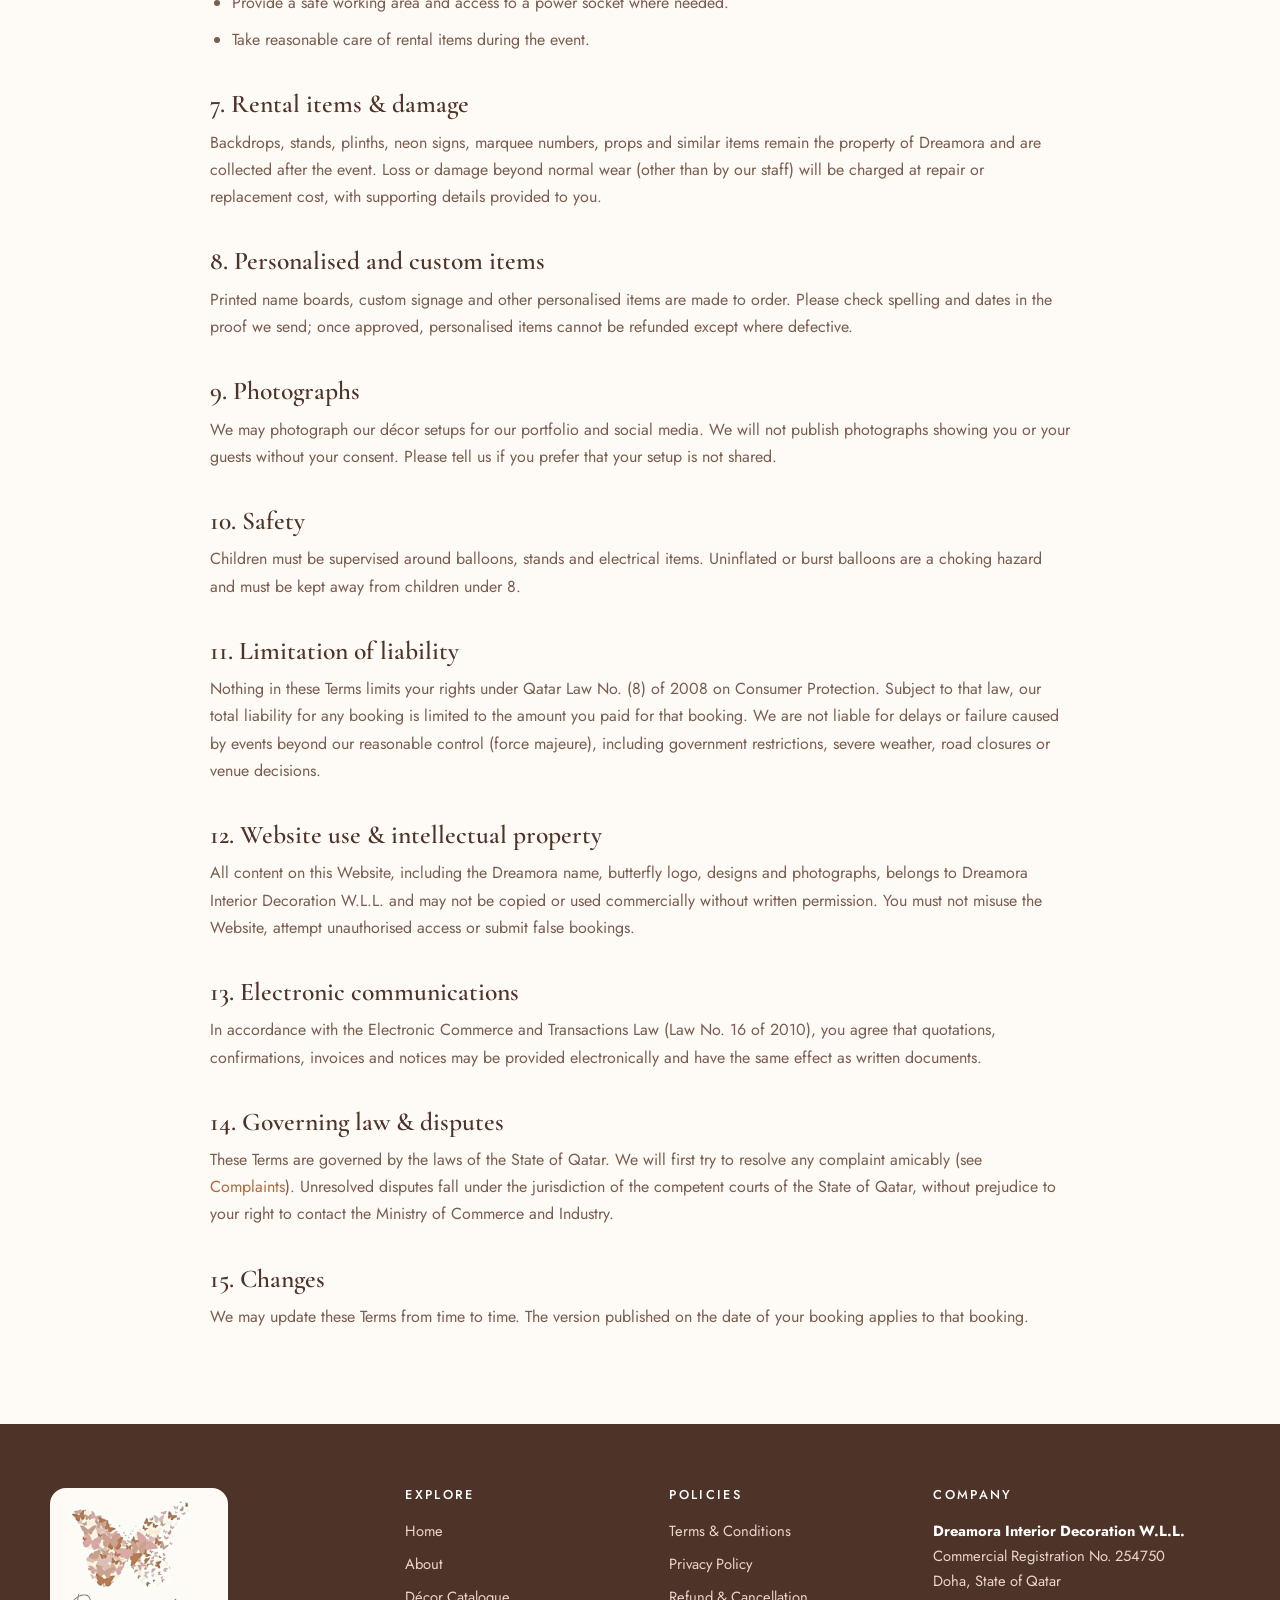
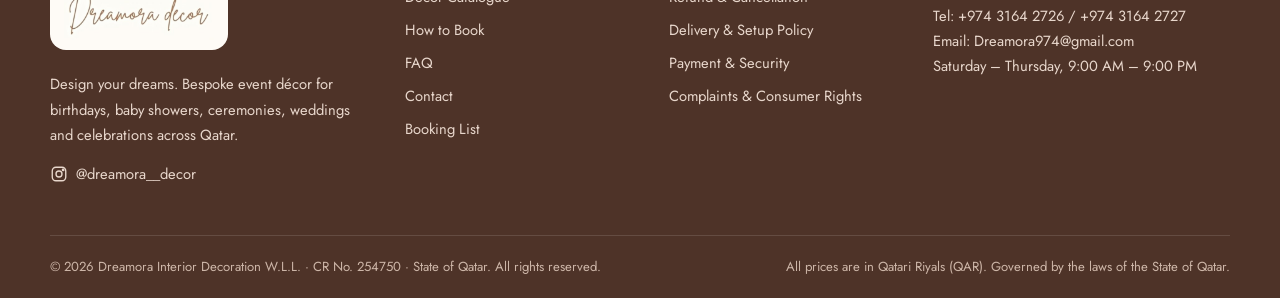
<file: terms.html>
<!doctype html>
<html lang="en">
<head>
<meta charset="utf-8">
<meta name="viewport" content="width=device-width, initial-scale=1">
<title>Terms &amp; Conditions | Dreamora Decor Qatar</title>
<meta name="description" content="Terms and conditions for using the Dreamora website and booking event decoration services in Qatar.">
<link rel="canonical" href="https://www.dreamora.qa/terms.html">
<meta property="og:title" content="Terms &amp; Conditions | Dreamora Decor">
<meta property="og:description" content="Terms and conditions for using the Dreamora website and booking event decoration services in Qatar.">
<meta property="og:image" content="https://www.dreamora.qa/assets/img/logo-full.jpg">
<meta name="theme-color" content="#FEFBF6">
<link rel="icon" href="assets/img/logo-mark.jpg">
<link rel="preconnect" href="https://fonts.googleapis.com"><link rel="preconnect" href="https://fonts.gstatic.com" crossorigin>
<link href="https://fonts.googleapis.com/css2?family=Cormorant+Garamond:wght@500;600;700&family=Great+Vibes&family=Jost:wght@300;400;500;600&display=swap" rel="stylesheet">
<link rel="stylesheet" href="assets/css/style.css">
<script type="application/ld+json">{"@context": "https://schema.org", "@type": "LocalBusiness", "name": "Dreamora Interior Decoration W.L.L.", "alternateName": "Dreamora Decor", "url": "https://www.dreamora.qa", "email": "Dreamora974@gmail.com", "telephone": "+974 3164 2726", "address": {"@type": "PostalAddress", "streetAddress": "Doha, State of Qatar", "addressLocality": "Doha", "addressCountry": "QA"}, "sameAs": ["https://www.instagram.com/dreamora__decor/"], "priceRange": "QAR"}</script>
</head>
<body>
<div class="topbar"><div class="container">
  <span>CR No. 254750 · Dreamora Interior Decoration W.L.L.</span>
  <span><a href="tel:+97431642726">+974 3164 2726</a> / <a href="tel:+97431642727">+974 3164 2727</a> · <a href="mailto:Dreamora974@gmail.com">Dreamora974@gmail.com</a></span>
</div></div>
<header class="site"><div class="container">
  <a class="brand" href="index.html" aria-label="Dreamora home"><img src="assets/img/logo-mark.jpg" alt="Dreamora butterfly logo"><span><span class="name">Dreamora</span><small>Interior Decoration W.L.L.</small></span></a>
  <nav class="main"><ul>
    <li><a href="index.html" class="">Home</a></li><li><a href="about.html" class="">About</a></li><li><a href="services.html" class="">Décor Catalogue</a></li><li><a href="how-it-works.html" class="">How to Book</a></li><li><a href="faq.html" class="">FAQ</a></li><li><a href="contact.html" class="">Contact</a></li>
    <li><a href="booking.html" class="cart-link ">Booking <span class="cart-count">0</span></a></li>
  </ul></nav>
  <button class="menu-btn" aria-label="Menu">☰ Menu</button>
</div></header>
<main>
<section class="page-head"><div class="container">
<div class="crumbs"><a href="index.html">Home</a> / Terms &amp; Conditions</div>
<span class="eyebrow">Legal</span><h1>Terms &amp; Conditions</h1><p class="lead">Dreamora Interior Decoration W.L.L. · CR No. 254750</p></div></section><section><div class="container legal"><div class="meta"><strong>Dreamora Interior Decoration W.L.L.</strong> · Commercial Registration No. 254750 · Doha, State of Qatar<br>
Email: <a href="mailto:Dreamora974@gmail.com">Dreamora974@gmail.com</a> · Tel: +974 3164 2726 / +974 3164 2727 · Last updated: 19 October 2026</div>
<h2>1. About these terms</h2>
<p>These Terms &amp; Conditions (“Terms”) govern your use of https://www.dreamora.qa (the “Website”) and any booking of decoration services from <strong>Dreamora Interior Decoration W.L.L.</strong>, Commercial Registration No. 254750, State of Qatar (“Dreamora”, “we”, “us”). By using the Website or placing a booking you agree to these Terms, our <a href="privacy.html">Privacy Policy</a>, <a href="refund.html">Refund &amp; Cancellation Policy</a>, <a href="delivery.html">Delivery &amp; Setup Policy</a> and <a href="payment.html">Payment &amp; Security Policy</a>.</p>
<h2>2. Eligibility</h2>
<p>You must be at least 18 years old and legally able to enter into contracts under the laws of the State of Qatar to place a booking.</p>
<h2>3. Services</h2>
<p>We provide event decoration services including design, supply, rental, delivery, installation and dismantling of décor. Catalogue photographs illustrate previous work; final colours, balloons, flowers and props may vary slightly due to availability and screen display. Substitutions of equal or higher value may be made with notice to you.</p>
<h2>4. Prices</h2>
<ul><li>All prices are displayed and charged in Qatari Riyals (QAR).</li><li>“Starting from” prices are indicative. The binding price is the one stated in your written quotation/invoice.</li><li>Quotations are valid for 7 days unless stated otherwise.</li><li>Transport outside Doha, venue fees, after-hours setup or late dismantling may incur additional charges, which will always be stated in advance.</li></ul>
<h2>5. Booking &amp; contract formation</h2>
<p>A booking request sent through the Website, WhatsApp or email is an invitation to quote. A binding contract is formed only when (a) you accept our written quotation and (b) we receive the advance payment and issue a confirmation. We may decline a booking where the date is unavailable or the request is unsafe or unlawful.</p>
<h2>6. Customer responsibilities</h2>
<ul><li>Provide accurate event details, venue address and access times.</li><li>Obtain any venue permissions required for decoration, helium balloons, neon signs or electrical connections.</li><li>Provide a safe working area and access to a power socket where needed.</li><li>Take reasonable care of rental items during the event.</li></ul>
<h2>7. Rental items &amp; damage</h2>
<p>Backdrops, stands, plinths, neon signs, marquee numbers, props and similar items remain the property of Dreamora and are collected after the event. Loss or damage beyond normal wear (other than by our staff) will be charged at repair or replacement cost, with supporting details provided to you.</p>
<h2>8. Personalised and custom items</h2>
<p>Printed name boards, custom signage and other personalised items are made to order. Please check spelling and dates in the proof we send; once approved, personalised items cannot be refunded except where defective.</p>
<h2>9. Photographs</h2>
<p>We may photograph our décor setups for our portfolio and social media. We will not publish photographs showing you or your guests without your consent. Please tell us if you prefer that your setup is not shared.</p>
<h2>10. Safety</h2>
<p>Children must be supervised around balloons, stands and electrical items. Uninflated or burst balloons are a choking hazard and must be kept away from children under 8.</p>
<h2>11. Limitation of liability</h2>
<p>Nothing in these Terms limits your rights under Qatar Law No. (8) of 2008 on Consumer Protection. Subject to that law, our total liability for any booking is limited to the amount you paid for that booking. We are not liable for delays or failure caused by events beyond our reasonable control (force majeure), including government restrictions, severe weather, road closures or venue decisions.</p>
<h2>12. Website use &amp; intellectual property</h2>
<p>All content on this Website, including the Dreamora name, butterfly logo, designs and photographs, belongs to Dreamora Interior Decoration W.L.L. and may not be copied or used commercially without written permission. You must not misuse the Website, attempt unauthorised access or submit false bookings.</p>
<h2>13. Electronic communications</h2>
<p>In accordance with the Electronic Commerce and Transactions Law (Law No. 16 of 2010), you agree that quotations, confirmations, invoices and notices may be provided electronically and have the same effect as written documents.</p>
<h2>14. Governing law &amp; disputes</h2>
<p>These Terms are governed by the laws of the State of Qatar. We will first try to resolve any complaint amicably (see <a href="complaints.html">Complaints</a>). Unresolved disputes fall under the jurisdiction of the competent courts of the State of Qatar, without prejudice to your right to contact the Ministry of Commerce and Industry.</p>
<h2>15. Changes</h2>
<p>We may update these Terms from time to time. The version published on the date of your booking applies to that booking.</p>
</div></section></main>
<footer class="site"><div class="container">
  <div class="f-grid">
    <div class="f-brand">
      <a href="index.html" style="display:inline-block;background:#FEFBF6;border-radius:16px;padding:10px 14px;margin-bottom:8px"><img src="assets/img/logo.jpg" alt="Dreamora Decor logo" style="width:150px;height:auto"></a>
      <p style="margin:6px 0 14px">Design your dreams. Bespoke event décor for birthdays, baby showers, ceremonies, weddings and celebrations across Qatar.</p>
      <a href="https://www.instagram.com/dreamora__decor/" target="_blank" rel="noopener" style="display:inline-flex;gap:8px;align-items:center"><svg width="18" height="18" viewBox="0 0 24 24" fill="none" stroke="currentColor" stroke-width="1.8"><rect x="3" y="3" width="18" height="18" rx="5"/><circle cx="12" cy="12" r="4"/><circle cx="17.5" cy="6.5" r="1" fill="currentColor"/></svg> @dreamora__decor</a>
    </div>
    <div><h4>Explore</h4><ul><li><a href="index.html">Home</a></li><li><a href="about.html">About</a></li><li><a href="services.html">Décor Catalogue</a></li><li><a href="how-it-works.html">How to Book</a></li><li><a href="faq.html">FAQ</a></li><li><a href="contact.html">Contact</a></li><li><a href="booking.html">Booking List</a></li></ul></div>
    <div><h4>Policies</h4><ul><li><a href="terms.html">Terms & Conditions</a></li><li><a href="privacy.html">Privacy Policy</a></li><li><a href="refund.html">Refund & Cancellation</a></li><li><a href="delivery.html">Delivery & Setup Policy</a></li><li><a href="payment.html">Payment & Security</a></li><li><a href="complaints.html">Complaints & Consumer Rights</a></li></ul></div>
    <div><h4>Company</h4>
      <p><strong style="color:#fff">Dreamora Interior Decoration W.L.L.</strong><br>Commercial Registration No. 254750<br>Doha, State of Qatar</p>
      <p style="margin-top:10px">Tel: <a href="tel:+97431642726">+974 3164 2726</a> / <a href="tel:+97431642727">+974 3164 2727</a><br>Email: <a href="mailto:Dreamora974@gmail.com">Dreamora974@gmail.com</a><br>Saturday – Thursday, 9:00 AM – 9:00 PM</p>
    </div>
  </div>
  <div class="f-legal">
    <span>© <span data-year></span> Dreamora Interior Decoration W.L.L. · CR No. 254750 · State of Qatar. All rights reserved.</span>
    <span>All prices are in Qatari Riyals (QAR). Governed by the laws of the State of Qatar.</span>
  </div>
</div></footer>
<a class="wa-float" href="https://wa.me/97431642726" target="_blank" rel="noopener" aria-label="Chat on WhatsApp"><svg width="28" height="28" viewBox="0 0 24 24" fill="#fff"><path d="M12 2a10 10 0 0 0-8.6 15.1L2 22l5-1.3A10 10 0 1 0 12 2zm0 18.2c-1.5 0-3-.4-4.3-1.2l-.3-.2-3 .8.8-2.9-.2-.3A8.2 8.2 0 1 1 12 20.2zm4.5-6.1c-.2-.1-1.5-.7-1.7-.8-.2-.1-.4-.1-.6.1l-.8 1c-.1.2-.3.2-.5.1a6.7 6.7 0 0 1-3.3-2.9c-.3-.4.2-.4.7-1.3.1-.2 0-.3 0-.5l-.8-1.8c-.2-.5-.4-.4-.6-.4h-.5a1 1 0 0 0-.7.3 3 3 0 0 0-.9 2.2 5.2 5.2 0 0 0 1.1 2.7 11.8 11.8 0 0 0 4.5 4c1.7.7 2.3.8 3.2.6.5-.1 1.5-.6 1.7-1.2.2-.6.2-1.1.2-1.2-.1-.1-.2-.2-.5-.3z"/></svg></a>
<script>window.DREAMORA_CONFIG={"email": "Dreamora974@gmail.com", "whatsapp": "+97431642726", "phone": "+974 3164 2726"};</script>
<script src="assets/js/catalogue.js"></script>
<script src="assets/js/main.js"></script>
</body></html>
</file>
<file: assets/css/style.css>
:root{
  --bg:#FEFBF6; --bg-2:#F8F0E8; --blush:#F1D9D3; --rose:#D8A39B; --rose-d:#C4847A;
  --copper:#B0693C; --copper-d:#94552E; --ink:#4E3328; --ink-2:#7A5D50; --line:#EADBCF; --white:#fff;
  --radius:18px; --shadow:0 10px 30px rgba(110,70,50,.10);
  --serif:"Cormorant Garamond",Georgia,serif; --sans:"Jost",system-ui,sans-serif; --script:"Great Vibes",cursive;
}
*{box-sizing:border-box;margin:0;padding:0}
html{scroll-behavior:smooth}
body{background:var(--bg);color:var(--ink);font-family:var(--sans);font-size:16px;line-height:1.7;font-weight:400}
img{max-width:100%;display:block}
a{color:var(--copper);text-decoration:none}
a:hover{color:var(--copper-d)}
.container{width:min(1180px,100% - 32px);margin-inline:auto}
h1,h2,h3,h4{font-family:var(--serif);font-weight:600;line-height:1.15;color:var(--ink)}
h1{font-size:clamp(2.4rem,5vw,4rem)} h2{font-size:clamp(1.9rem,3.6vw,2.8rem)} h3{font-size:1.45rem}
.script{font-family:var(--script);color:var(--copper);font-weight:400;font-size:1.6em;line-height:1}
.eyebrow{font-size:.78rem;letter-spacing:.22em;text-transform:uppercase;color:var(--rose-d);font-weight:500}
.lead{font-size:1.12rem;color:var(--ink-2)}
.muted{color:var(--ink-2)}
.center{text-align:center}

/* topbar + header */
.topbar{background:var(--ink);color:#F4E6DC;font-size:.82rem}
.topbar .container{display:flex;justify-content:space-between;gap:12px;padding:7px 0;flex-wrap:wrap}
.topbar a{color:#F4E6DC}
header.site{position:sticky;top:0;z-index:50;background:rgba(254,251,246,.94);backdrop-filter:blur(8px);border-bottom:1px solid var(--line)}
header.site .container{display:flex;align-items:center;justify-content:space-between;gap:16px;padding:10px 0}
.brand{display:flex;align-items:center;gap:10px;color:var(--ink)}
.brand img{height:52px;width:auto;mix-blend-mode:multiply}
.brand .name{font-family:var(--script);font-size:2rem;color:var(--copper);line-height:1}
.brand small{display:block;font-size:.62rem;letter-spacing:.2em;text-transform:uppercase;color:var(--ink-2);margin-top:2px}
nav.main ul{display:flex;gap:26px;list-style:none;align-items:center}
nav.main a{color:var(--ink);font-size:.95rem;font-weight:500;position:relative}
nav.main a.active,nav.main a:hover{color:var(--copper)}
nav.main a.active:after{content:"";position:absolute;left:0;right:0;bottom:-6px;height:2px;background:var(--rose)}
.cart-link{display:inline-flex;align-items:center;gap:6px}
.cart-count{background:var(--copper);color:#fff;border-radius:999px;font-size:.72rem;min-width:20px;height:20px;display:inline-grid;place-items:center;padding:0 6px}
.menu-btn{display:none;background:none;border:1px solid var(--line);border-radius:10px;padding:8px 12px;font:inherit;color:var(--ink);cursor:pointer}

/* buttons */
.btn{display:inline-flex;align-items:center;justify-content:center;gap:8px;padding:13px 26px;border-radius:999px;font-weight:500;font-size:.95rem;border:1.5px solid var(--copper);background:var(--copper);color:#fff;cursor:pointer;transition:.2s;font-family:var(--sans)}
.btn:hover{background:var(--copper-d);border-color:var(--copper-d);color:#fff}
.btn.ghost{background:transparent;color:var(--copper)}
.btn.ghost:hover{background:var(--copper);color:#fff}
.btn.small{padding:9px 18px;font-size:.86rem}
.btn.light{background:#fff;border-color:#fff;color:var(--copper)}

/* hero */
.hero{position:relative;overflow:hidden;background:linear-gradient(180deg,var(--bg) 0%,var(--bg-2) 100%)}
.hero .container{display:grid;grid-template-columns:1.05fr 1fr;gap:48px;align-items:center;padding:72px 0 80px}
.hero p.lead{margin:18px 0 30px;max-width:520px}
.hero .actions{display:flex;gap:14px;flex-wrap:wrap}
.hero-collage{display:grid;grid-template-columns:1fr 1fr;gap:16px}
.hero-collage img{border-radius:var(--radius);box-shadow:var(--shadow);aspect-ratio:3/4;object-fit:cover;width:100%}
.hero-collage img:nth-child(2){margin-top:48px}
.badges{display:flex;gap:28px;margin-top:36px;flex-wrap:wrap}
.badges div{font-size:.85rem;color:var(--ink-2)}
.badges strong{display:block;font-family:var(--serif);font-size:1.7rem;color:var(--copper)}

/* sections */
section{padding:84px 0}
section.alt{background:var(--bg-2)}
.section-head{max-width:680px;margin:0 auto 48px;text-align:center}
.section-head h2{margin:10px 0 12px}
.grid{display:grid;gap:24px}
.g3{grid-template-columns:repeat(3,1fr)} .g4{grid-template-columns:repeat(4,1fr)} .g2{grid-template-columns:repeat(2,1fr)}
.card{background:#fff;border:1px solid var(--line);border-radius:var(--radius);padding:28px;box-shadow:0 2px 10px rgba(110,70,50,.04)}
.card .ic{width:52px;height:52px;border-radius:50%;background:var(--blush);display:grid;place-items:center;color:var(--copper);margin-bottom:16px}
.card h3{margin-bottom:8px}
.card p{color:var(--ink-2);font-size:.95rem}

/* catalogue */
.filters{display:flex;gap:10px;flex-wrap:wrap;justify-content:center;margin-bottom:36px}
.filters button{border:1px solid var(--line);background:#fff;color:var(--ink);padding:8px 18px;border-radius:999px;font:inherit;font-size:.9rem;cursor:pointer}
.filters button.on,.filters button:hover{background:var(--copper);border-color:var(--copper);color:#fff}
.item{background:#fff;border:1px solid var(--line);border-radius:var(--radius);overflow:hidden;display:flex;flex-direction:column;transition:.25s}
.item:hover{transform:translateY(-4px);box-shadow:var(--shadow)}
.item .ph{position:relative;aspect-ratio:3/4;overflow:hidden;cursor:zoom-in}
.item .ph img{width:100%;height:100%;object-fit:cover;transition:.5s}
.item:hover .ph img{transform:scale(1.04)}
.item .tag{position:absolute;top:12px;left:12px;background:rgba(254,251,246,.92);color:var(--copper);font-size:.72rem;letter-spacing:.12em;text-transform:uppercase;padding:5px 12px;border-radius:999px;font-weight:500}
.item .body{padding:18px 20px 20px;display:flex;flex-direction:column;gap:6px;flex:1}
.item h3{font-size:1.3rem}
.item p{font-size:.9rem;color:var(--ink-2);flex:1}
.item .ref{font-size:.74rem;color:var(--ink-2);letter-spacing:.06em}
.item .row{display:flex;justify-content:space-between;align-items:center;gap:10px;margin-top:10px;flex-wrap:wrap}
.price{font-family:var(--serif);font-size:1.25rem;font-weight:700;color:var(--copper)}
.price small{font-family:var(--sans);font-size:.72rem;font-weight:400;color:var(--ink-2);display:block}

/* lightbox */
.lb{position:fixed;inset:0;background:rgba(40,25,18,.88);display:none;place-items:center;z-index:100;padding:20px}
.lb.open{display:grid}
.lb img{max-height:88vh;border-radius:12px}
.lb button{position:absolute;top:18px;right:22px;background:none;border:0;color:#fff;font-size:2.2rem;cursor:pointer}

/* steps */
.steps{counter-reset:s}
.steps .card{position:relative;padding-top:44px}
.steps .card:before{counter-increment:s;content:"0" counter(s);position:absolute;top:14px;left:28px;font-family:var(--serif);font-size:1.6rem;color:var(--rose);font-weight:700}

/* cta band */
.cta{background:linear-gradient(120deg,var(--copper) 0%,var(--rose-d) 100%);color:#fff;border-radius:28px;padding:56px;display:flex;justify-content:space-between;align-items:center;gap:28px;flex-wrap:wrap}
.cta h2{color:#fff}
.cta p{opacity:.92}

/* page head */
.page-head{background:linear-gradient(180deg,var(--bg-2),var(--bg));padding:64px 0 48px;text-align:center;border-bottom:1px solid var(--line)}
.page-head p{max-width:640px;margin:12px auto 0}
.crumbs{font-size:.82rem;color:var(--ink-2);margin-bottom:10px}

/* legal */
.legal{max-width:860px;margin:0 auto}
.legal h2{font-size:1.6rem;margin:36px 0 10px}
.legal h3{font-size:1.2rem;margin:22px 0 6px}
.legal p,.legal li{color:var(--ink-2);margin-bottom:10px}
.legal ul,.legal ol{padding-left:22px;margin-bottom:12px}
.legal .meta{background:#fff;border:1px solid var(--line);border-radius:14px;padding:18px 22px;font-size:.92rem;margin-bottom:24px}
table.t{width:100%;border-collapse:collapse;margin:12px 0 18px;font-size:.92rem;background:#fff}
table.t th,table.t td{border:1px solid var(--line);padding:10px 12px;text-align:left;vertical-align:top}
table.t th{background:var(--bg-2);font-weight:500}

/* forms */
form .f{display:grid;grid-template-columns:1fr 1fr;gap:16px}
form label{display:block;font-size:.86rem;font-weight:500;margin-bottom:6px}
form input,form select,form textarea{width:100%;padding:12px 14px;border:1px solid var(--line);border-radius:12px;background:#fff;font:inherit;color:var(--ink)}
form input:focus,form select:focus,form textarea:focus{outline:2px solid var(--blush);border-color:var(--rose)}
form .full{grid-column:1/-1}
.check{display:flex;gap:10px;align-items:flex-start;font-size:.9rem;color:var(--ink-2)}
.check input{width:auto;margin-top:5px}

/* cart */
.cart-wrap{display:grid;grid-template-columns:1.2fr 1fr;gap:32px;align-items:start}
.cart-item{display:flex;gap:14px;align-items:center;padding:14px 0;border-bottom:1px solid var(--line)}
.cart-item img{width:70px;height:92px;object-fit:cover;border-radius:10px}
.cart-item .grow{flex:1}
.cart-item button{background:none;border:0;color:var(--rose-d);cursor:pointer;font:inherit;font-size:.85rem}
.summary{display:flex;justify-content:space-between;padding:10px 0;font-size:.95rem}
.summary.total{font-weight:600;border-top:1px solid var(--line);margin-top:6px;padding-top:14px}
.note{background:var(--blush);border-radius:12px;padding:14px 16px;font-size:.88rem;color:var(--ink)}

/* faq */
details{background:#fff;border:1px solid var(--line);border-radius:14px;padding:16px 20px;margin-bottom:12px}
summary{cursor:pointer;font-weight:500;list-style:none;display:flex;justify-content:space-between}
summary:after{content:"+";color:var(--copper);font-size:1.3rem}
details[open] summary:after{content:"–"}
details p{margin-top:10px;color:var(--ink-2)}

/* footer */
footer.site{background:var(--ink);color:#E8D7CC;padding:64px 0 0;font-size:.92rem}
footer.site h4{color:#fff;font-family:var(--sans);font-size:.8rem;letter-spacing:.18em;text-transform:uppercase;margin-bottom:16px;font-weight:500}
footer.site a{color:#E8D7CC}
footer.site a:hover{color:#fff}
footer.site ul{list-style:none;display:grid;gap:8px}
.f-grid{display:grid;grid-template-columns:1.4fr 1fr 1fr 1.3fr;gap:36px}
.f-brand .name{font-family:var(--script);font-size:2.4rem;color:var(--rose)}
.f-legal{border-top:1px solid rgba(255,255,255,.12);margin-top:44px;padding:20px 0;display:flex;justify-content:space-between;gap:16px;flex-wrap:wrap;font-size:.82rem;color:#CDB6A8}
.pay{display:flex;gap:8px;flex-wrap:wrap;margin-top:12px}
.pay span{border:1px solid rgba(255,255,255,.25);border-radius:6px;padding:3px 9px;font-size:.74rem}
.wa-float{position:fixed;right:18px;bottom:18px;width:56px;height:56px;border-radius:50%;background:#25D366;display:grid;place-items:center;box-shadow:0 8px 24px rgba(0,0,0,.2);z-index:60}
.toast{position:fixed;left:50%;bottom:24px;transform:translateX(-50%) translateY(100px);background:var(--ink);color:#fff;padding:12px 22px;border-radius:999px;font-size:.9rem;transition:.3s;z-index:120}
.toast.show{transform:translateX(-50%) translateY(0)}

@media (max-width:980px){
  .hero .container,.cart-wrap{grid-template-columns:1fr}
  .g3,.g4{grid-template-columns:repeat(2,1fr)}
  .f-grid{grid-template-columns:1fr 1fr}
  nav.main{display:none;position:absolute;top:100%;left:0;right:0;background:var(--bg);border-bottom:1px solid var(--line)}
  nav.main.open{display:block}
  nav.main ul{flex-direction:column;padding:16px;gap:14px;align-items:flex-start}
  .menu-btn{display:inline-block}
}
@media (max-width:620px){
  section{padding:60px 0}
  .hero .container{padding:36px 0 48px;gap:28px}
  .badges{gap:20px}
  .g2,.g3,.g4,.f-grid,form .f{grid-template-columns:1fr}
  .cta{padding:36px 24px}
  .brand small{display:none}
  .topbar .container{justify-content:center}
}
</file>
